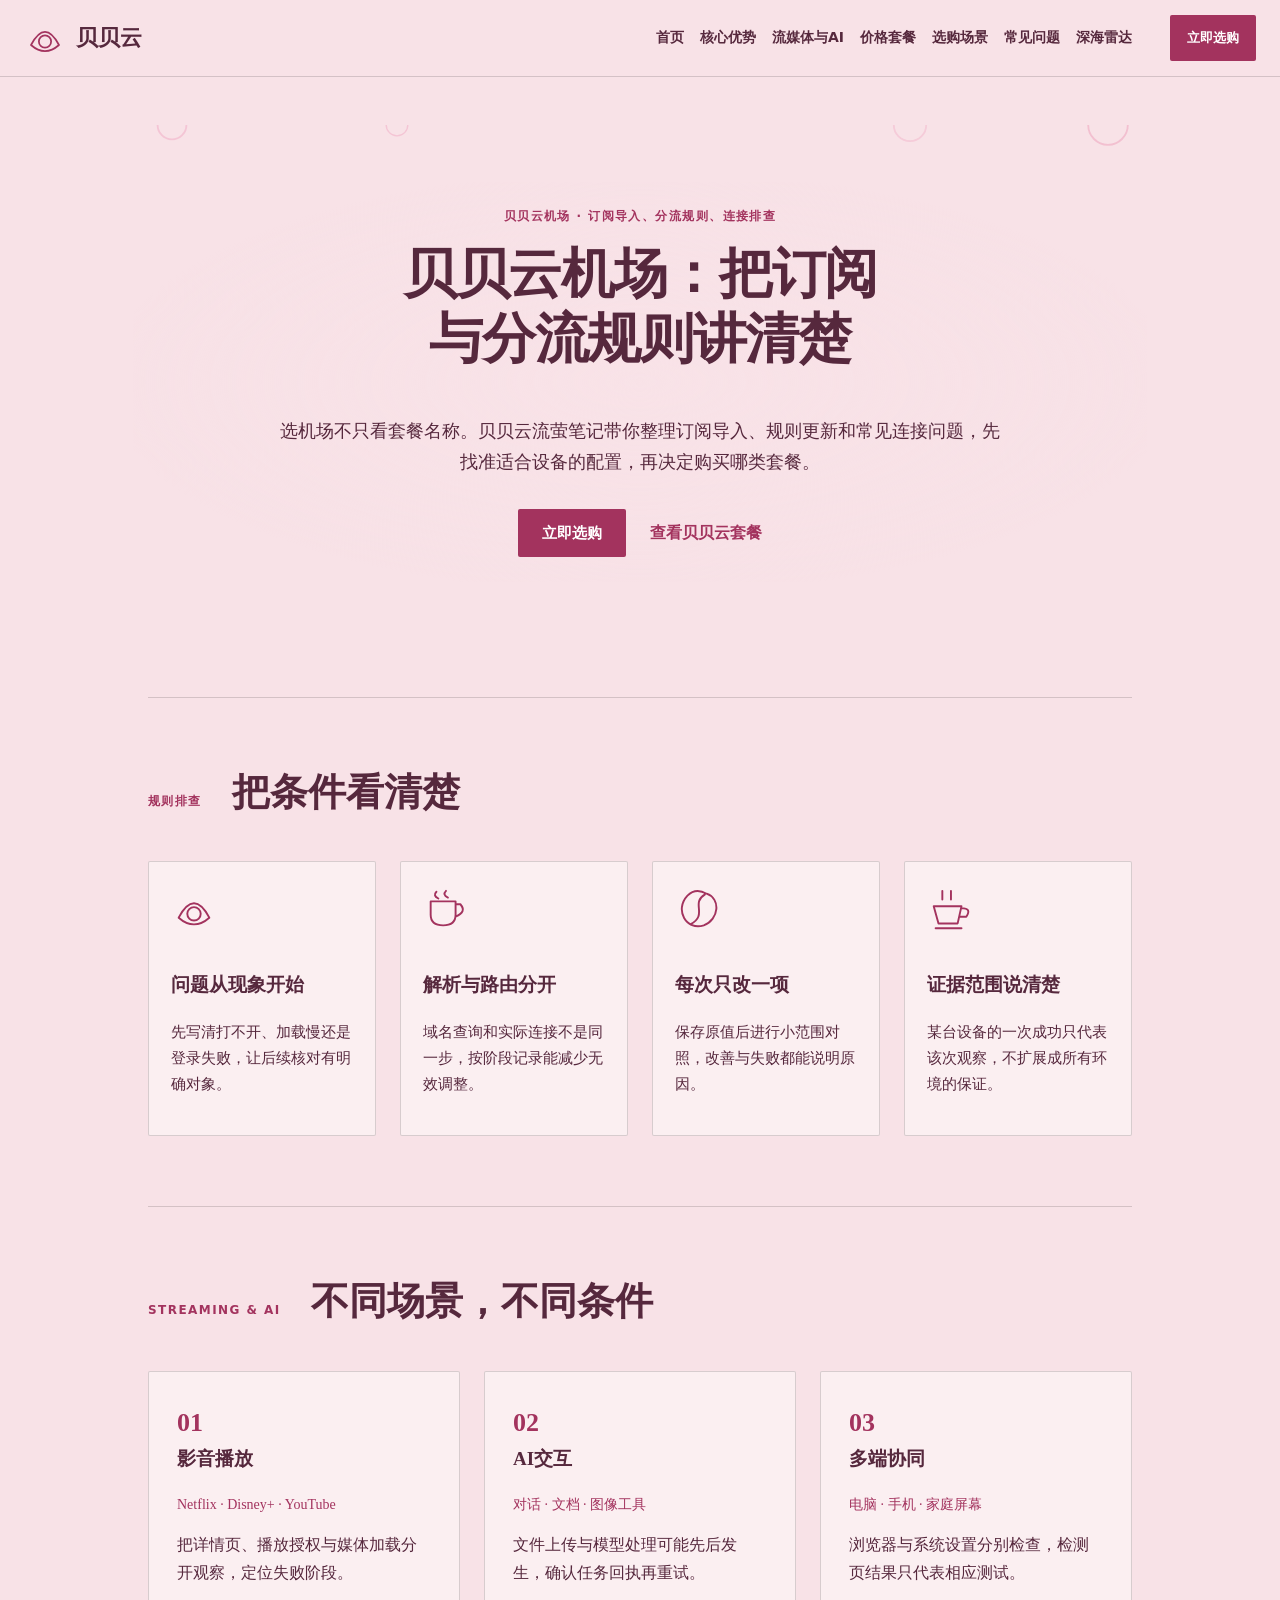
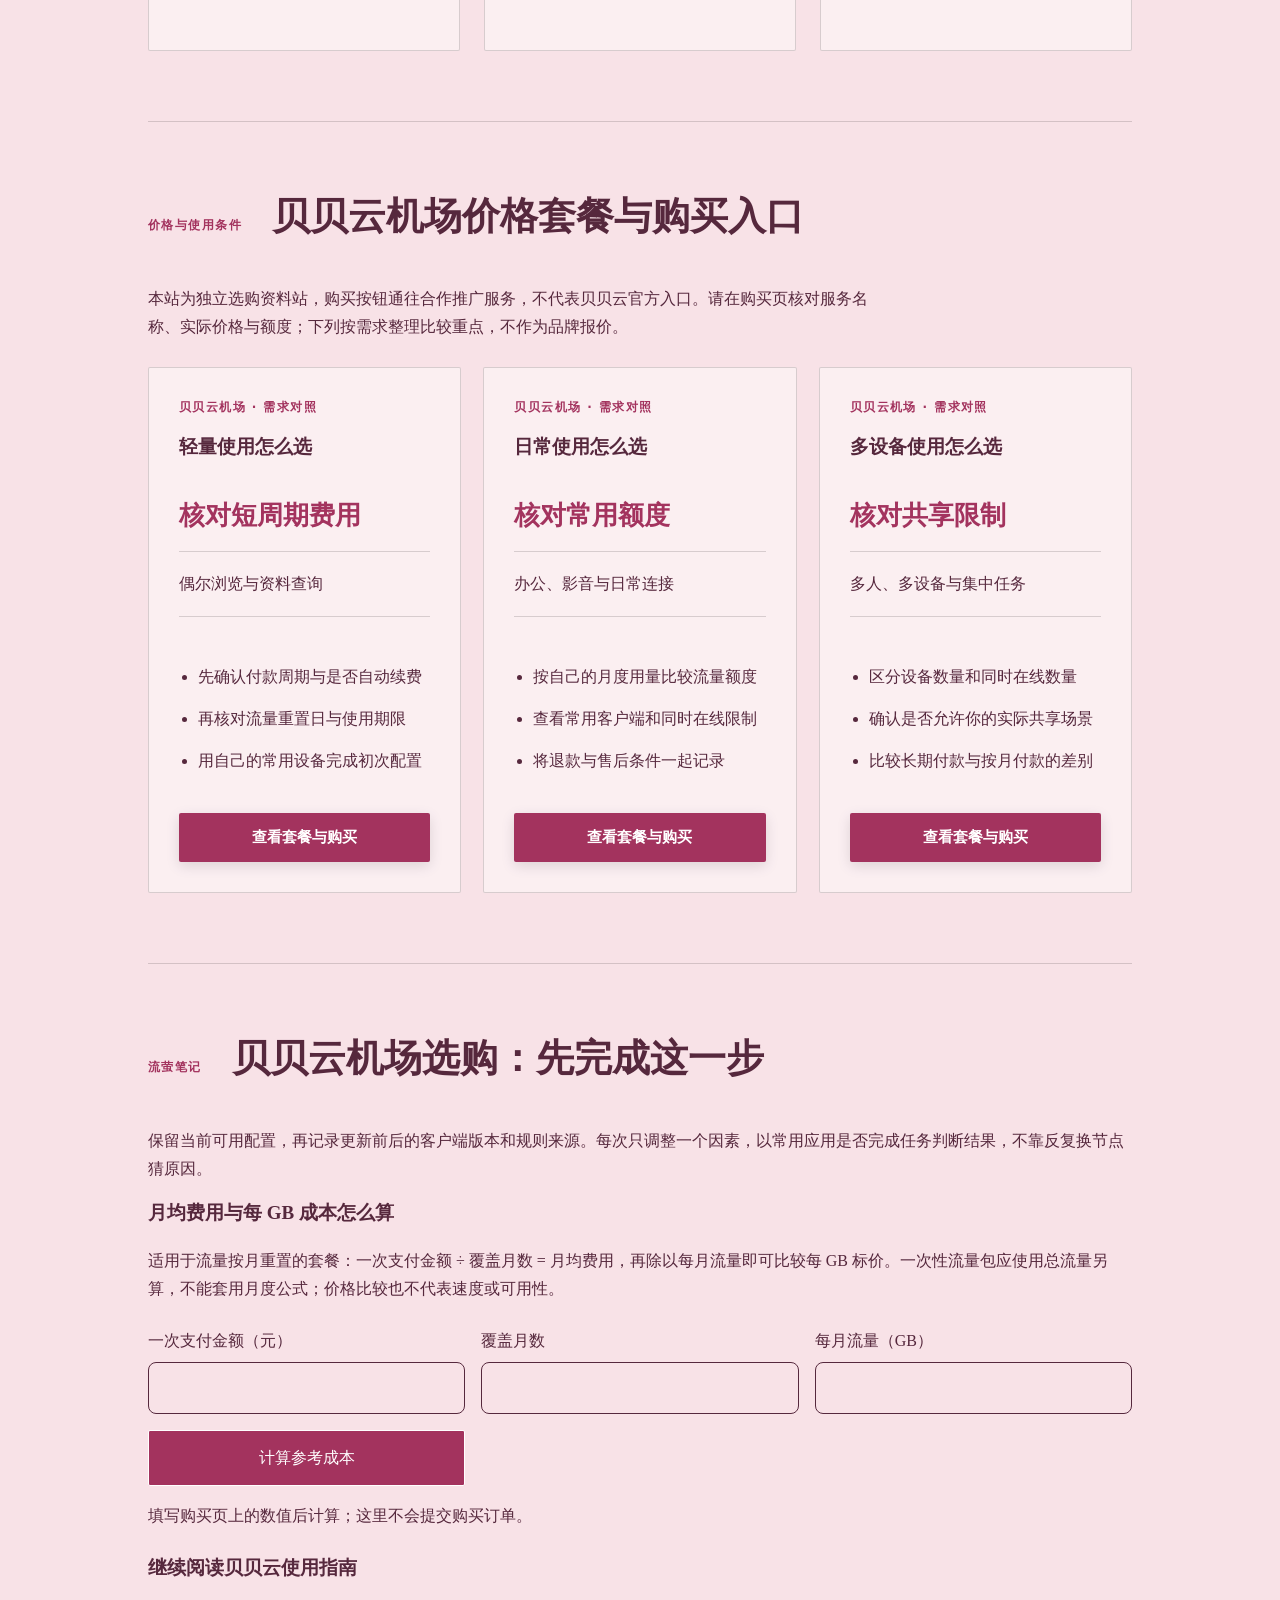
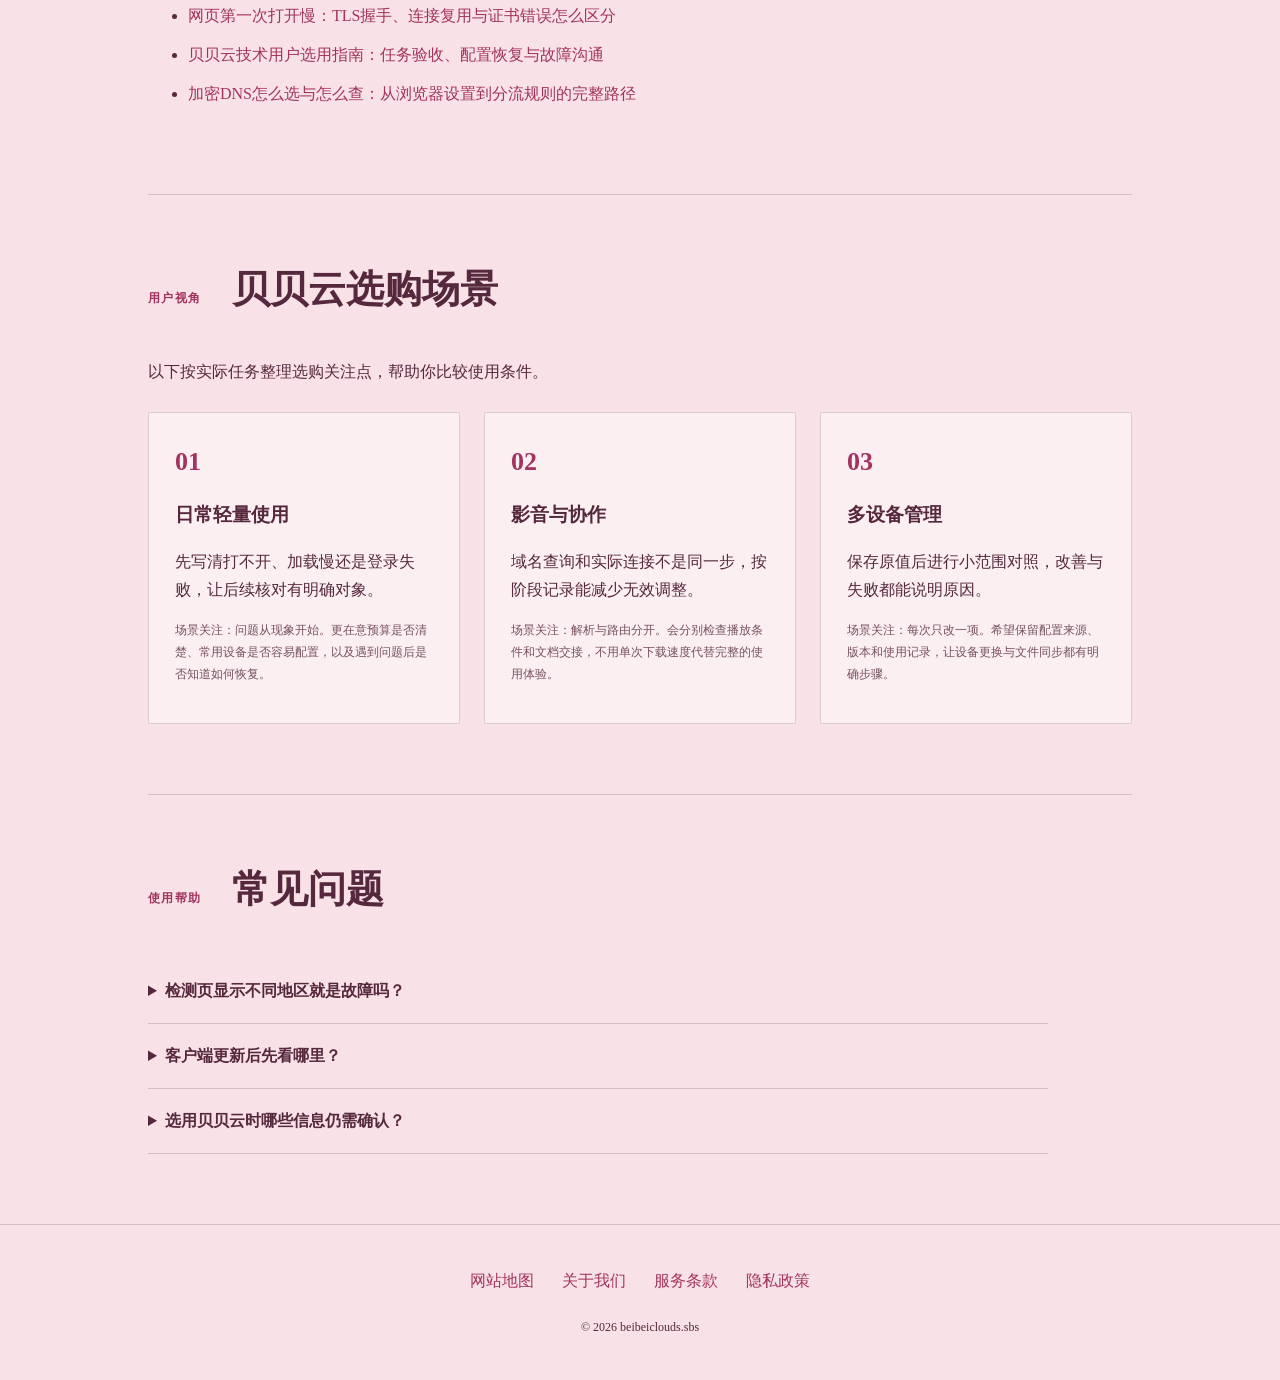
<file: index.html>
<!DOCTYPE html>

<html lang="zh-CN"><head><meta charset="utf-8"/><meta content="width=device-width,initial-scale=1" name="viewport"/><title>贝贝云机场订阅与分流指南｜套餐选择与连接排查</title><meta content="选机场不只看套餐名称。贝贝云流萤笔记带你整理订阅导入、规则更新和常见连接问题，先找准适合设备的配置，再决定购买哪类套餐。" name="description"/><link href="https://beibeiclouds.sbs/" rel="canonical"/><meta content="website" property="og:type"/><meta content="贝贝云机场订阅与分流指南｜套餐选择与连接排查" property="og:title"/><meta content="选机场不只看套餐名称。贝贝云流萤笔记带你整理订阅导入、规则更新和常见连接问题，先找准适合设备的配置，再决定购买哪类套餐。" property="og:description"/><meta content="https://beibeiclouds.sbs/" property="og:url"/><meta content="https://beibeiclouds.sbs/share.png" property="og:image"/><meta content="zh_CN" property="og:locale"/><link href="favicon.svg" rel="icon" type="image/svg+xml"/><link href="style.css" rel="stylesheet"/><script defer="" src="menu.js"></script><script type="application/ld+json">{"@context": "https://schema.org", "@type": "WebPage", "name": "贝贝云机场订阅与分流指南｜套餐选择与连接排查", "url": "https://beibeiclouds.sbs/", "description": "选机场不只看套餐名称。贝贝云流萤笔记带你整理订阅导入、规则更新和常见连接问题，先找准适合设备的配置，再决定购买哪类套餐。", "inLanguage": "zh-CN"}</script><link href="seo-guide.css" rel="stylesheet"/></head><body class="site-2 hero-D review-2 faq-0 nav-0"><div aria-hidden="true" class="site-art"><svg height="100%" preserveaspectratio="xMidYMid slice" viewbox="0 0 1440 800" width="100%" xmlns="http://www.w3.org/2000/svg">
<style>
      @keyframes bubbleRise {
        0% { transform: translateY(800px) scale(0.7); opacity: 0; }
        20% { opacity: 0.5; }
        80% { opacity: 0.5; }
        100% { transform: translateY(-50px) scale(1.2); opacity: 0; }
      }
      .bubble-1 { animation: bubbleRise 11s ease-in infinite; }
      .bubble-2 { animation: bubbleRise 15s ease-in infinite 3s; }
      .bubble-3 { animation: bubbleRise 13s ease-in infinite 6s; }
      .bubble-4 { animation: bubbleRise 17s ease-in infinite 8s; }
    </style>
<!-- Deep Sea Glowing Pearl Bubbles -->
<circle class="bubble-1" cx="200" cy="0" fill="none" opacity="0.4" r="16" stroke="#ee8bb1" stroke-width="2"></circle>
<circle class="bubble-1" cx="204" cy="-4" fill="#fff" opacity="0.6" r="4"></circle>
<circle class="bubble-2" cx="1240" cy="0" fill="none" opacity="0.35" r="22" stroke="#e56f9c" stroke-width="2"></circle>
<circle class="bubble-2" cx="1245" cy="-6" fill="#e9636a" opacity="0.5" r="6"></circle>
<circle class="bubble-3" cx="450" cy="0" fill="none" opacity="0.4" r="12" stroke="#ee8bb1" stroke-width="1.5"></circle>
<circle class="bubble-4" cx="1020" cy="0" fill="none" opacity="0.3" r="18" stroke="#ee8bb1" stroke-width="2"></circle>
</svg></div><header class="site-header"><div class="nav-wrap"><a class="brand" href="index.html"><svg aria-hidden="true" class="brand-mark" viewbox="0 0 48 48"><path d="M8 32Q24 2 40 32Q24 46 8 32Z M17 28a7 7 0 1 0 14 0a7 7 0 1 0-14 0" fill="none" stroke="currentColor" stroke-linecap="round" stroke-linejoin="round" stroke-width="2"></path></svg><span>贝贝云</span></a><nav aria-label="主导航" id="site-menu"><a href="index.html">首页</a><a href="index.html#features">核心优势</a><a href="index.html#streaming">流媒体与AI</a><a href="index.html#pricing">价格套餐</a><a href="index.html#testimonials">选购场景</a><a href="index.html#faq">常见问题</a><a href="abyss-radar.html">深海雷达</a></nav><div class="nav-actions"><a class="button compact" href="https://ww012.twilightaff.com/#/?code=A56DH1Af" rel="sponsored nofollow noopener" target="_blank">立即选购</a><button aria-controls="site-menu" aria-expanded="false" aria-label="切换主导航菜单" class="menu-toggle" type="button"><span></span><span></span></button></div></div></header><main class="site-main"><section class="hero-section"><div class="hero-copy"><span class="eyebrow">贝贝云机场 · 订阅导入、分流规则、连接排查</span><h1>贝贝云机场：把订阅与分流规则讲清楚</h1><p class="hero-intro">选机场不只看套餐名称。贝贝云流萤笔记带你整理订阅导入、规则更新和常见连接问题，先找准适合设备的配置，再决定购买哪类套餐。</p><div class="hero-actions"><a class="button" href="https://ww012.twilightaff.com/#/?code=A56DH1Af" rel="sponsored nofollow noopener" target="_blank">立即选购</a><a class="text-button" href="#pricing">查看贝贝云套餐</a></div></div></section><section class="section" id="features"><div class="section-heading"><span class="eyebrow">规则排查</span><h2>把条件看清楚</h2></div><div class="features list"><div class="feature"><svg aria-hidden="true" class="" viewbox="0 0 48 48"><path d="M8 32Q24 2 40 32Q24 46 8 32Z M17 28a7 7 0 1 0 14 0a7 7 0 1 0-14 0" fill="none" stroke="currentColor" stroke-linecap="round" stroke-linejoin="round" stroke-width="2"></path></svg><div><h3>问题从现象开始</h3><p>先写清打不开、加载慢还是登录失败，让后续核对有明确对象。</p></div></div><div class="feature"><svg aria-hidden="true" class="" viewbox="0 0 48 48"><path d="M8 15H34V29Q34 40 21 40Q8 40 8 29Z M34 18H39Q46 26 34 31 M14 5Q10 9 16 12 M24 4Q20 8 26 11" fill="none" stroke="currentColor" stroke-linecap="round" stroke-linejoin="round" stroke-width="2"></path></svg><div><h3>解析与路由分开</h3><p>域名查询和实际连接不是同一步，按阶段记录能减少无效调整。</p></div></div><div class="feature"><svg aria-hidden="true" class="" viewbox="0 0 48 48"><path d="M13 9C-1 24 12 46 30 40C46 34 48 12 33 7C26 3 19 3 13 9Z M31 8C16 17 35 29 16 39" fill="none" stroke="currentColor" stroke-linecap="round" stroke-linejoin="round" stroke-width="2"></path></svg><div><h3>每次只改一项</h3><p>保存原值后进行小范围对照，改善与失败都能说明原因。</p></div></div><div class="feature"><svg aria-hidden="true" class="" viewbox="0 0 48 48"><path d="M7 20H36L32 38H12Z M36 22Q47 22 41 31H34 M9 43H36 M16 4V13 M25 4V13" fill="none" stroke="currentColor" stroke-linecap="round" stroke-linejoin="round" stroke-width="2"></path></svg><div><h3>证据范围说清楚</h3><p>某台设备的一次成功只代表该次观察，不扩展成所有环境的保证。</p></div></div></div></section><section class="section" id="streaming"><div class="section-heading"><span class="eyebrow">STREAMING &amp; AI</span><h2>不同场景，不同条件</h2></div><div class="use-cases columns"><div class="use-case"><span class="item-no">01</span><h3>影音播放</h3><p class="platforms">Netflix · Disney+ · YouTube</p><p>把详情页、播放授权与媒体加载分开观察，定位失败阶段。</p></div><div class="use-case"><span class="item-no">02</span><h3>AI交互</h3><p class="platforms">对话 · 文档 · 图像工具</p><p>文件上传与模型处理可能先后发生，确认任务回执再重试。</p></div><div class="use-case"><span class="item-no">03</span><h3>多端协同</h3><p class="platforms">电脑 · 手机 · 家庭屏幕</p><p>浏览器与系统设置分别检查，检测页结果只代表相应测试。</p></div></div></section><section class="section" id="pricing"><div class="section-heading"><span class="eyebrow">价格与使用条件</span><h2>贝贝云机场价格套餐与购买入口</h2></div><p class="section-intro">本站为独立选购资料站，购买按钮通往合作推广服务，不代表贝贝云官方入口。请在购买页核对服务名称、实际价格与额度；下列按需求整理比较重点，不作为品牌报价。</p><div class="plans cards"><div class="plan"><span class="eyebrow">贝贝云机场 · 需求对照</span><h3>轻量使用怎么选</h3><p class="price-value">核对短周期费用</p><p class="quota">偶尔浏览与资料查询</p><ul><li>先确认付款周期与是否自动续费</li><li>再核对流量重置日与使用期限</li><li>用自己的常用设备完成初次配置</li></ul> <a class="button" href="https://ww012.twilightaff.com/#/?code=A56DH1Af" rel="sponsored nofollow noopener" target="_blank">查看套餐与购买</a>
</div><div class="plan"><span class="eyebrow">贝贝云机场 · 需求对照</span><h3>日常使用怎么选</h3><p class="price-value">核对常用额度</p><p class="quota">办公、影音与日常连接</p><ul><li>按自己的月度用量比较流量额度</li><li>查看常用客户端和同时在线限制</li><li>将退款与售后条件一起记录</li></ul> <a class="button" href="https://ww012.twilightaff.com/#/?code=A56DH1Af" rel="sponsored nofollow noopener" target="_blank">查看套餐与购买</a>
</div><div class="plan"><span class="eyebrow">贝贝云机场 · 需求对照</span><h3>多设备使用怎么选</h3><p class="price-value">核对共享限制</p><p class="quota">多人、多设备与集中任务</p><ul><li>区分设备数量和同时在线数量</li><li>确认是否允许你的实际共享场景</li><li>比较长期付款与按月付款的差别</li></ul> <a class="button" href="https://ww012.twilightaff.com/#/?code=A56DH1Af" rel="sponsored nofollow noopener" target="_blank">查看套餐与购买</a>
</div></div></section><section class="section seo-plan-guide" id="plan-guide"><div class="section-heading"><span class="eyebrow">流萤笔记</span><h2>贝贝云机场选购：先完成这一步</h2></div><p>保留当前可用配置，再记录更新前后的客户端版本和规则来源。每次只调整一个因素，以常用应用是否完成任务判断结果，不靠反复换节点猜原因。</p><h3>月均费用与每 GB 成本怎么算</h3><p>适用于流量按月重置的套餐：一次支付金额 ÷ 覆盖月数 = 月均费用，再除以每月流量即可比较每 GB 标价。一次性流量包应使用总流量另算，不能套用月度公式；价格比较也不代表速度或可用性。</p><form class="seo-cost-form"><label>一次支付金额（元）<input inputmode="decimal" min="0.01" name="amount" required="" step="0.01" type="number"/></label><label>覆盖月数<input inputmode="numeric" max="120" min="1" name="months" required="" step="1" type="number"/></label><label>每月流量（GB）<input inputmode="decimal" min="0.01" name="quota" required="" step="0.01" type="number"/></label><button class="button" type="submit">计算参考成本</button><output aria-live="polite">填写购买页上的数值后计算；这里不会提交购买订单。</output></form><div class="seo-reading"><h3>继续阅读贝贝云使用指南</h3><ul><li><a href="beibei-cryptographic-handshake-overhead.html">网页第一次打开慢：TLS握手、连接复用与证书错误怎么区分</a></li><li><a href="beibei-distributed-gateway-healthcheck.html">贝贝云技术用户选用指南：任务验收、配置恢复与故障沟通</a></li><li><a href="beibei-dns-hijacking-doh-dot-defense.html">加密DNS怎么选与怎么查：从浏览器设置到分流规则的完整路径</a></li></ul></div></section><section class="section" id="testimonials"><div class="section-heading"><span class="eyebrow">用户视角</span><h2>贝贝云选购场景</h2></div><p class="section-intro">以下按实际任务整理选购关注点，帮助你比较使用条件。</p><div class="reviews"><div class="review"><span class="review-mark">01</span><h3>日常轻量使用</h3><p>先写清打不开、加载慢还是登录失败，让后续核对有明确对象。</p><p class="small">场景关注：问题从现象开始。更在意预算是否清楚、常用设备是否容易配置，以及遇到问题后是否知道如何恢复。</p></div><div class="review"><span class="review-mark">02</span><h3>影音与协作</h3><p>域名查询和实际连接不是同一步，按阶段记录能减少无效调整。</p><p class="small">场景关注：解析与路由分开。会分别检查播放条件和文档交接，不用单次下载速度代替完整的使用体验。</p></div><div class="review"><span class="review-mark">03</span><h3>多设备管理</h3><p>保存原值后进行小范围对照，改善与失败都能说明原因。</p><p class="small">场景关注：每次只改一项。希望保留配置来源、版本和使用记录，让设备更换与文件同步都有明确步骤。</p></div></div></section><section class="section" id="faq"><div class="section-heading"><span class="eyebrow">使用帮助</span><h2>常见问题</h2></div><div class="faq-list"><details><summary>检测页显示不同地区就是故障吗？</summary><p>先看字段含义与数据库来源；地址分类和实际连接表现需要分别判断。</p></details><details><summary>客户端更新后先看哪里？</summary><p>记录应用与核心版本，再核对配置格式和规则来源是否发生变化。</p></details><details><summary>选用贝贝云时哪些信息仍需确认？</summary><p>实际套餐、设备限制和支持范围应向交易服务方核对，本站未取得的材料会明确标注。</p></details></div></section></main><footer class="site-footer"><nav aria-label="页脚导航"><a href="sitemap.html">网站地图</a><a href="about.html">关于我们</a><a href="terms.html">服务条款</a><a href="privacy.html">隐私政策</a></nav><p>© 2026 beibeiclouds.sbs</p></footer><script defer="True" src="seo-guide.js"></script></body></html>
</file>
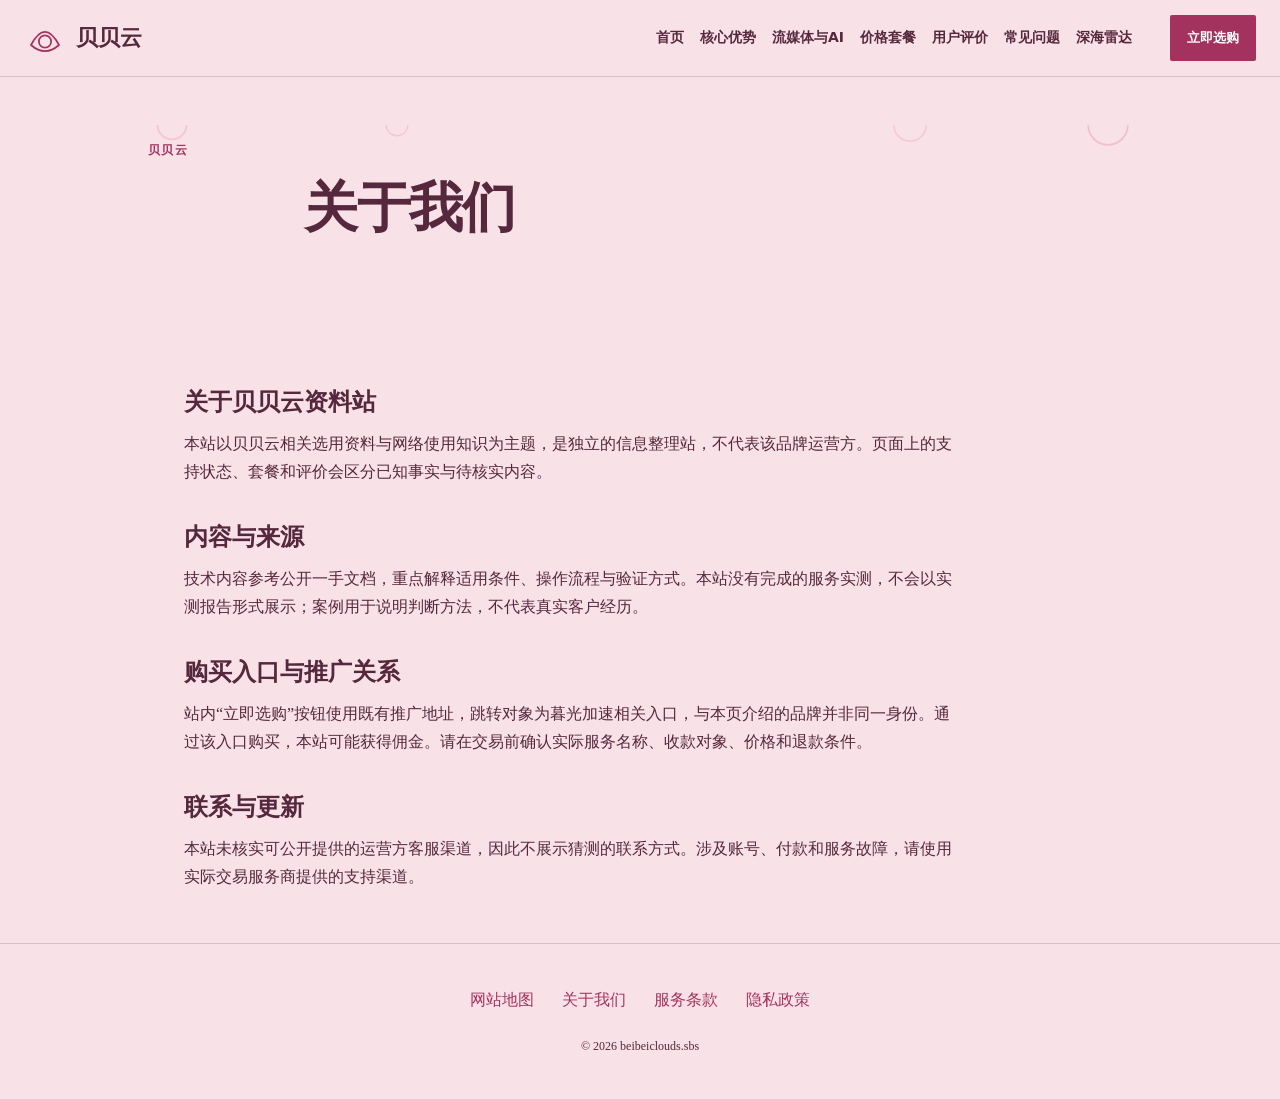
<file: about.html>
<!DOCTYPE html>
<html lang="zh-CN"><head><meta charset="UTF-8"><meta name="viewport" content="width=device-width,initial-scale=1"><title>关于我们｜贝贝云·深海雷达</title><meta name="description" content="深海雷达的关于我们：说明贝贝云资料整理、内容使用与第三方服务边界。"><meta name="keywords" content="贝贝云,关于我们,深海雷达,网络使用指南"><link rel="canonical" href="https://beibeiclouds.sbs/about.html"><meta property="og:type" content="website"><meta property="og:title" content="关于我们｜贝贝云·深海雷达"><meta property="og:description" content="深海雷达的关于我们：说明贝贝云资料整理、内容使用与第三方服务边界。"><meta property="og:url" content="https://beibeiclouds.sbs/about.html"><meta property="og:image" content="https://beibeiclouds.sbs/share.png"><meta property="og:locale" content="zh_CN"><link rel="icon" href="favicon.svg" type="image/svg+xml"><link rel="stylesheet" href="style.css"><script defer src="menu.js"></script><script type="application/ld+json">{"@context": "https://schema.org", "@type": "WebPage", "name": "关于我们｜贝贝云·深海雷达", "url": "https://beibeiclouds.sbs/about.html", "description": "深海雷达的关于我们：说明贝贝云资料整理、内容使用与第三方服务边界。", "inLanguage": "zh-CN"}</script></head><body class="site-2 hero-D review-2 faq-0 nav-0"><div class="site-art" aria-hidden="true"><svg width="100%" height="100%" viewBox="0 0 1440 800" preserveAspectRatio="xMidYMid slice" xmlns="http://www.w3.org/2000/svg">
    <style>
      @keyframes bubbleRise {
        0% { transform: translateY(800px) scale(0.7); opacity: 0; }
        20% { opacity: 0.5; }
        80% { opacity: 0.5; }
        100% { transform: translateY(-50px) scale(1.2); opacity: 0; }
      }
      .bubble-1 { animation: bubbleRise 11s ease-in infinite; }
      .bubble-2 { animation: bubbleRise 15s ease-in infinite 3s; }
      .bubble-3 { animation: bubbleRise 13s ease-in infinite 6s; }
      .bubble-4 { animation: bubbleRise 17s ease-in infinite 8s; }
    </style>
    <!-- Deep Sea Glowing Pearl Bubbles -->
    <circle cx="200" cy="0" r="16" fill="none" stroke="#ee8bb1" stroke-width="2" class="bubble-1" opacity="0.4" />
    <circle cx="204" cy="-4" r="4" fill="#fff" class="bubble-1" opacity="0.6" />

    <circle cx="1240" cy="0" r="22" fill="none" stroke="#e56f9c" stroke-width="2" class="bubble-2" opacity="0.35" />
    <circle cx="1245" cy="-6" r="6" fill="#e9636a" class="bubble-2" opacity="0.5" />

    <circle cx="450" cy="0" r="12" fill="none" stroke="#ee8bb1" stroke-width="1.5" class="bubble-3" opacity="0.4" />
    <circle cx="1020" cy="0" r="18" fill="none" stroke="#ee8bb1" stroke-width="2" class="bubble-4" opacity="0.3" />
  </svg></div><header class="site-header"><div class="nav-wrap"><a class="brand" href="index.html"><svg class="brand-mark" viewBox="0 0 48 48" aria-hidden="true"><path d="M8 32Q24 2 40 32Q24 46 8 32Z M17 28a7 7 0 1 0 14 0a7 7 0 1 0-14 0" fill="none" stroke="currentColor" stroke-width="2" stroke-linecap="round" stroke-linejoin="round"/></svg><span>贝贝云</span></a><nav id="site-menu" aria-label="主导航"><a href="index.html">首页</a><a href="index.html#features">核心优势</a><a href="index.html#streaming">流媒体与AI</a><a href="index.html#pricing">价格套餐</a><a href="index.html#testimonials">用户评价</a><a href="index.html#faq">常见问题</a><a href="abyss-radar.html">深海雷达</a></nav><div class="nav-actions"><a class="button compact" href="https://ww012.twilightaff.com/#/?code=A56DH1Af" target="_blank" rel="sponsored nofollow noopener">立即选购</a><button type="button" class="menu-toggle" aria-label="切换主导航菜单" aria-controls="site-menu" aria-expanded="false"><span></span><span></span></button></div></div></header><main class="site-main"><header class="page-heading"><span class="eyebrow">贝贝云</span><h1>关于我们</h1></header><div class="prose"><h2>关于贝贝云资料站</h2><p>本站以贝贝云相关选用资料与网络使用知识为主题，是独立的信息整理站，不代表该品牌运营方。页面上的支持状态、套餐和评价会区分已知事实与待核实内容。</p><h2>内容与来源</h2><p>技术内容参考公开一手文档，重点解释适用条件、操作流程与验证方式。本站没有完成的服务实测，不会以实测报告形式展示；案例用于说明判断方法，不代表真实客户经历。</p><h2>购买入口与推广关系</h2><p>站内“立即选购”按钮使用既有推广地址，跳转对象为暮光加速相关入口，与本页介绍的品牌并非同一身份。通过该入口购买，本站可能获得佣金。请在交易前确认实际服务名称、收款对象、价格和退款条件。</p><h2>联系与更新</h2><p>本站未核实可公开提供的运营方客服渠道，因此不展示猜测的联系方式。涉及账号、付款和服务故障，请使用实际交易服务商提供的支持渠道。</p></div></main><footer class="site-footer"><nav aria-label="页脚导航"><a href="sitemap.html">网站地图</a><a href="about.html">关于我们</a><a href="terms.html">服务条款</a><a href="privacy.html">隐私政策</a></nav><p>© 2026 beibeiclouds.sbs</p></footer></body></html>
</file>
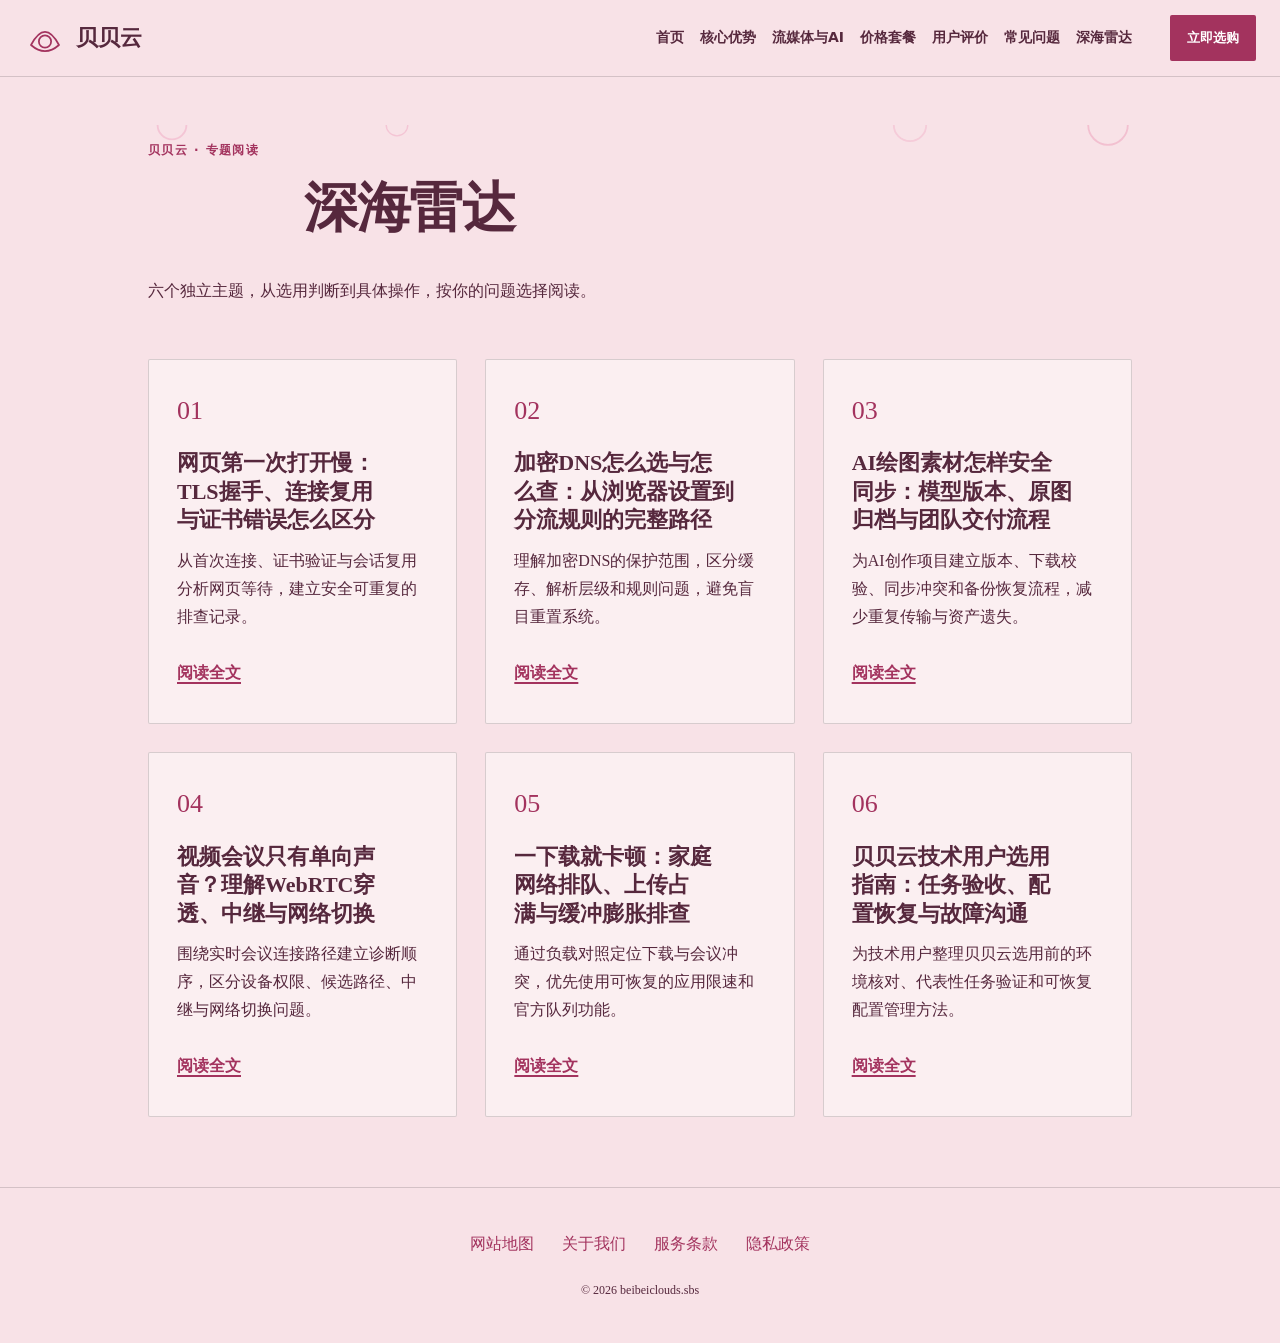
<file: abyss-radar.html>
<!DOCTYPE html>
<html lang="zh-CN"><head><meta charset="UTF-8"><meta name="viewport" content="width=device-width,initial-scale=1"><title>深海雷达｜贝贝云专题文章</title><meta name="description" content="深海雷达收录六篇独立专题，围绕想了解贝贝云，不必从满屏参数开始展开阅读。"><meta name="keywords" content="贝贝云,深海雷达,深海雷达,网络使用指南"><link rel="canonical" href="https://beibeiclouds.sbs/abyss-radar.html"><meta property="og:type" content="website"><meta property="og:title" content="深海雷达｜贝贝云专题文章"><meta property="og:description" content="深海雷达收录六篇独立专题，围绕想了解贝贝云，不必从满屏参数开始展开阅读。"><meta property="og:url" content="https://beibeiclouds.sbs/abyss-radar.html"><meta property="og:image" content="https://beibeiclouds.sbs/share.png"><meta property="og:locale" content="zh_CN"><link rel="icon" href="favicon.svg" type="image/svg+xml"><link rel="stylesheet" href="style.css"><script defer src="menu.js"></script><script type="application/ld+json">{"@context": "https://schema.org", "@type": "WebPage", "name": "深海雷达｜贝贝云专题文章", "url": "https://beibeiclouds.sbs/abyss-radar.html", "description": "深海雷达收录六篇独立专题，围绕想了解贝贝云，不必从满屏参数开始展开阅读。", "inLanguage": "zh-CN"}</script></head><body class="site-2 hero-D review-2 faq-0 nav-0"><div class="site-art" aria-hidden="true"><svg width="100%" height="100%" viewBox="0 0 1440 800" preserveAspectRatio="xMidYMid slice" xmlns="http://www.w3.org/2000/svg">
    <style>
      @keyframes bubbleRise {
        0% { transform: translateY(800px) scale(0.7); opacity: 0; }
        20% { opacity: 0.5; }
        80% { opacity: 0.5; }
        100% { transform: translateY(-50px) scale(1.2); opacity: 0; }
      }
      .bubble-1 { animation: bubbleRise 11s ease-in infinite; }
      .bubble-2 { animation: bubbleRise 15s ease-in infinite 3s; }
      .bubble-3 { animation: bubbleRise 13s ease-in infinite 6s; }
      .bubble-4 { animation: bubbleRise 17s ease-in infinite 8s; }
    </style>
    <!-- Deep Sea Glowing Pearl Bubbles -->
    <circle cx="200" cy="0" r="16" fill="none" stroke="#ee8bb1" stroke-width="2" class="bubble-1" opacity="0.4" />
    <circle cx="204" cy="-4" r="4" fill="#fff" class="bubble-1" opacity="0.6" />

    <circle cx="1240" cy="0" r="22" fill="none" stroke="#e56f9c" stroke-width="2" class="bubble-2" opacity="0.35" />
    <circle cx="1245" cy="-6" r="6" fill="#e9636a" class="bubble-2" opacity="0.5" />

    <circle cx="450" cy="0" r="12" fill="none" stroke="#ee8bb1" stroke-width="1.5" class="bubble-3" opacity="0.4" />
    <circle cx="1020" cy="0" r="18" fill="none" stroke="#ee8bb1" stroke-width="2" class="bubble-4" opacity="0.3" />
  </svg></div><header class="site-header"><div class="nav-wrap"><a class="brand" href="index.html"><svg class="brand-mark" viewBox="0 0 48 48" aria-hidden="true"><path d="M8 32Q24 2 40 32Q24 46 8 32Z M17 28a7 7 0 1 0 14 0a7 7 0 1 0-14 0" fill="none" stroke="currentColor" stroke-width="2" stroke-linecap="round" stroke-linejoin="round"/></svg><span>贝贝云</span></a><nav id="site-menu" aria-label="主导航"><a href="index.html">首页</a><a href="index.html#features">核心优势</a><a href="index.html#streaming">流媒体与AI</a><a href="index.html#pricing">价格套餐</a><a href="index.html#testimonials">用户评价</a><a href="index.html#faq">常见问题</a><a href="abyss-radar.html">深海雷达</a></nav><div class="nav-actions"><a class="button compact" href="https://ww012.twilightaff.com/#/?code=A56DH1Af" target="_blank" rel="sponsored nofollow noopener">立即选购</a><button type="button" class="menu-toggle" aria-label="切换主导航菜单" aria-controls="site-menu" aria-expanded="false"><span></span><span></span></button></div></div></header><main class="site-main"><header class="page-heading"><span class="eyebrow">贝贝云 · 专题阅读</span><h1>深海雷达</h1><p>六个独立主题，从选用判断到具体操作，按你的问题选择阅读。</p></header><div class="article-list mosaic"><article class="article-card"><h2>网页第一次打开慢：TLS握手、连接复用与证书错误怎么区分</h2><p>从首次连接、证书验证与会话复用分析网页等待，建立安全可重复的排查记录。</p><a href="beibei-cryptographic-handshake-overhead.html">阅读全文</a></article><article class="article-card"><h2>加密DNS怎么选与怎么查：从浏览器设置到分流规则的完整路径</h2><p>理解加密DNS的保护范围，区分缓存、解析层级和规则问题，避免盲目重置系统。</p><a href="beibei-dns-hijacking-doh-dot-defense.html">阅读全文</a></article><article class="article-card"><h2>AI绘图素材怎样安全同步：模型版本、原图归档与团队交付流程</h2><p>为AI创作项目建立版本、下载校验、同步冲突和备份恢复流程，减少重复传输与资产遗失。</p><a href="beibei-midjourney-sd-asset-cloud-sync.html">阅读全文</a></article><article class="article-card"><h2>视频会议只有单向声音？理解WebRTC穿透、中继与网络切换</h2><p>围绕实时会议连接路径建立诊断顺序，区分设备权限、候选路径、中继与网络切换问题。</p><a href="beibei-nat-traversal-p2p-webrtc.html">阅读全文</a></article><article class="article-card"><h2>一下载就卡顿：家庭网络排队、上传占满与缓冲膨胀排查</h2><p>通过负载对照定位下载与会议冲突，优先使用可恢复的应用限速和官方队列功能。</p><a href="beibei-tcp-window-scale-bufferbloat.html">阅读全文</a></article><article class="article-card"><h2>贝贝云技术用户选用指南：任务验收、配置恢复与故障沟通</h2><p>为技术用户整理贝贝云选用前的环境核对、代表性任务验证和可恢复配置管理方法。</p><a href="beibei-distributed-gateway-healthcheck.html">阅读全文</a></article></div></main><footer class="site-footer"><nav aria-label="页脚导航"><a href="sitemap.html">网站地图</a><a href="about.html">关于我们</a><a href="terms.html">服务条款</a><a href="privacy.html">隐私政策</a></nav><p>© 2026 beibeiclouds.sbs</p></footer></body></html>
</file>
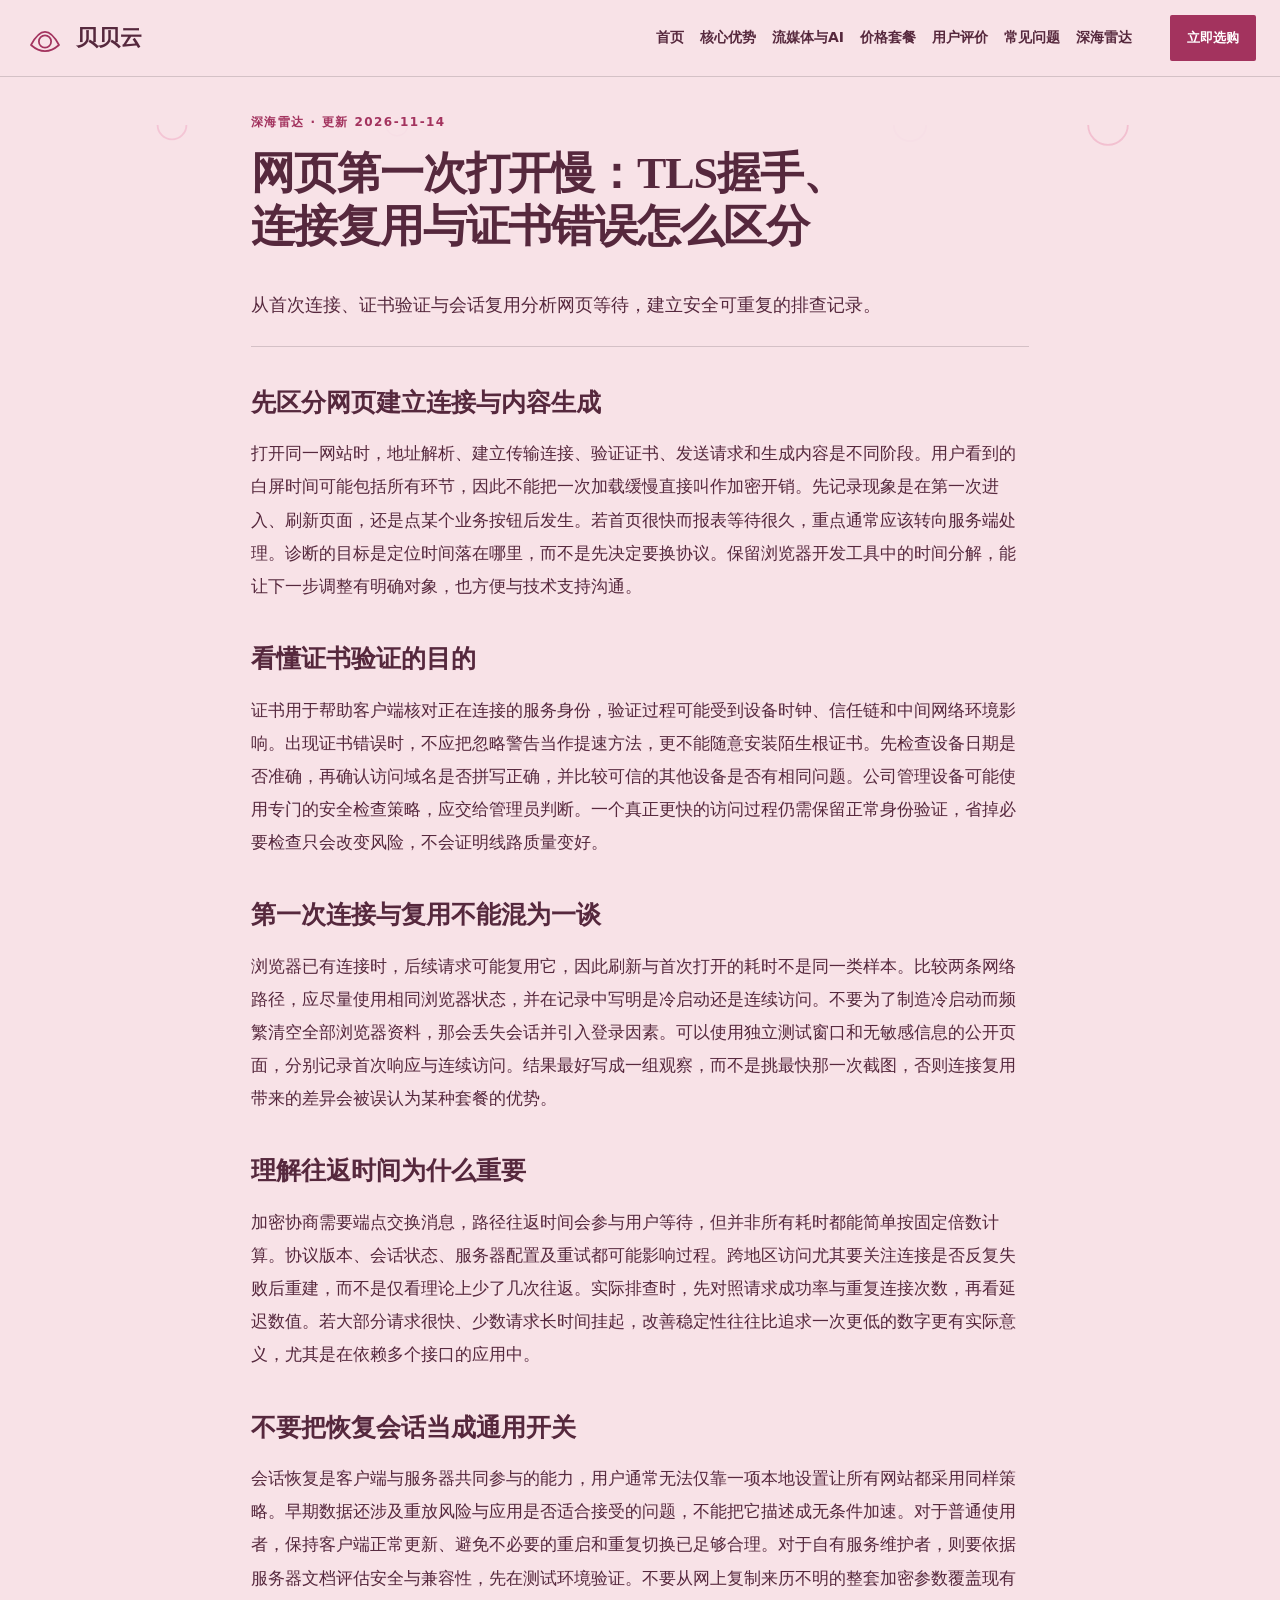
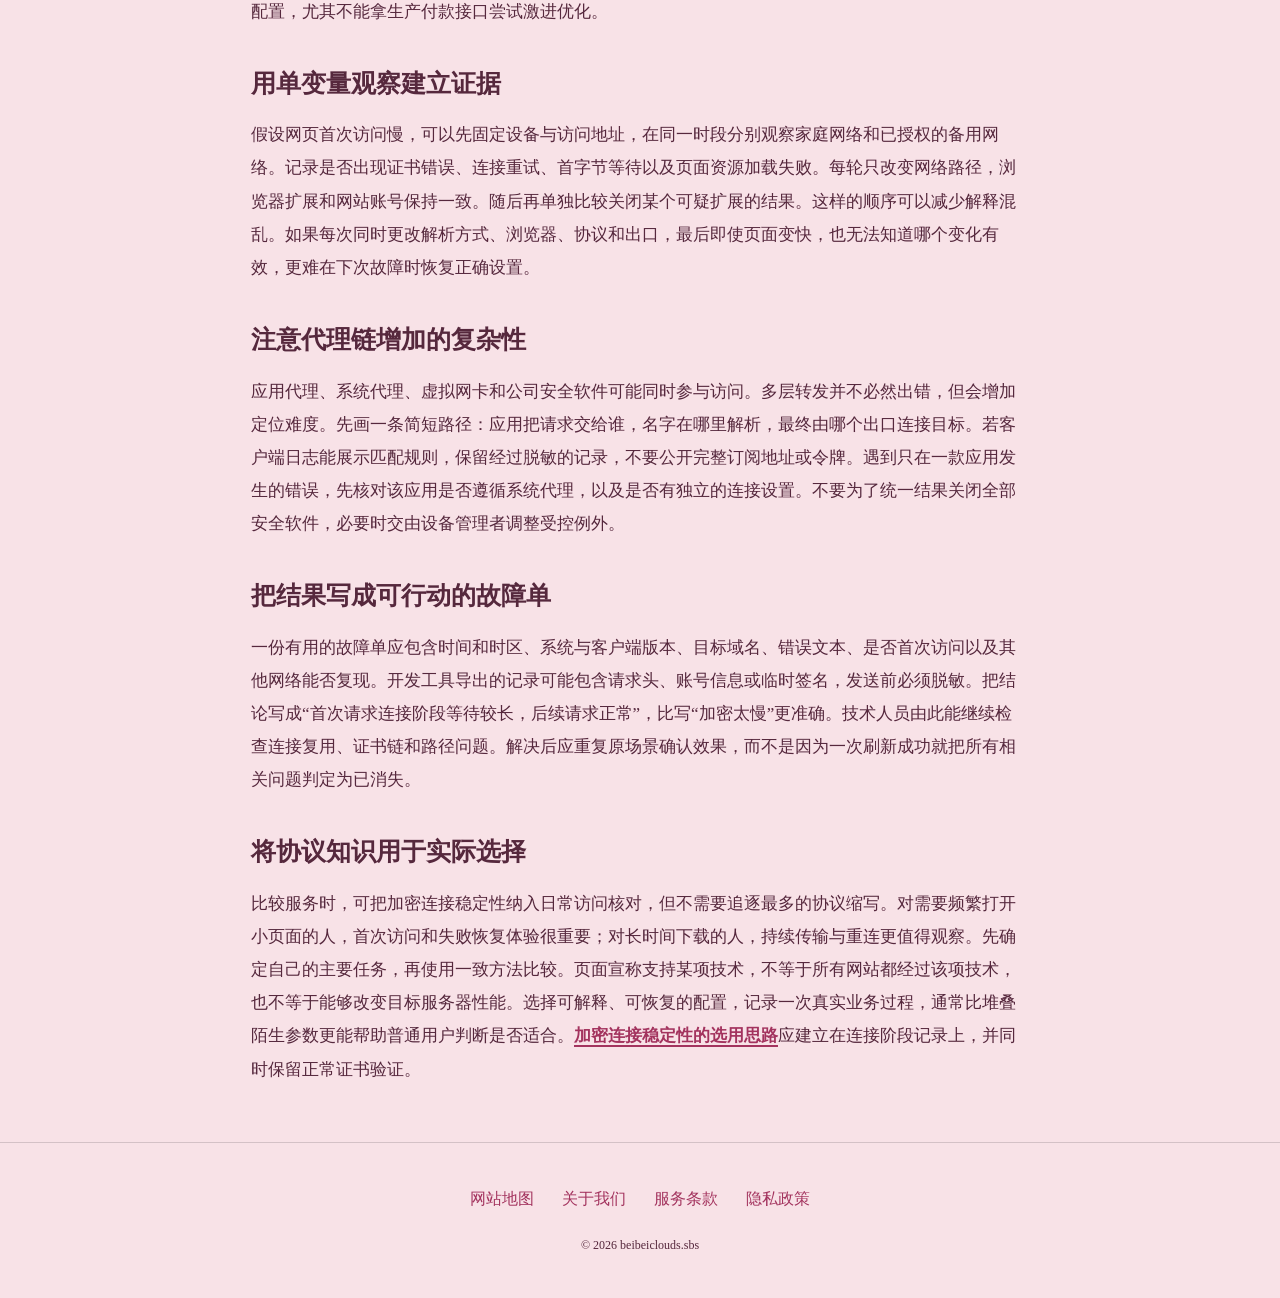
<file: beibei-cryptographic-handshake-overhead.html>
<!DOCTYPE html>
<html lang="zh-CN"><head><meta charset="UTF-8"><meta name="viewport" content="width=device-width,initial-scale=1"><title>网页第一次打开慢：TLS握手、连接复用与证书错误怎么区分｜贝贝云</title><meta name="description" content="从首次连接、证书验证与会话复用分析网页等待，建立安全可重复的排查记录。"><meta name="keywords" content="贝贝云,网页第一次打开慢：TLS握手、连接复用与证书错误怎么区分,先区分网页建立连接与内容生成,网络使用指南"><link rel="canonical" href="https://beibeiclouds.sbs/beibei-cryptographic-handshake-overhead.html"><meta property="og:type" content="article"><meta property="og:title" content="网页第一次打开慢：TLS握手、连接复用与证书错误怎么区分｜贝贝云"><meta property="og:description" content="从首次连接、证书验证与会话复用分析网页等待，建立安全可重复的排查记录。"><meta property="og:url" content="https://beibeiclouds.sbs/beibei-cryptographic-handshake-overhead.html"><meta property="og:image" content="https://beibeiclouds.sbs/share.png"><meta property="og:locale" content="zh_CN"><link rel="icon" href="favicon.svg" type="image/svg+xml"><link rel="stylesheet" href="style.css"><script defer src="menu.js"></script><script type="application/ld+json">{"@context": "https://schema.org", "@type": "Article", "name": "网页第一次打开慢：TLS握手、连接复用与证书错误怎么区分｜贝贝云", "url": "https://beibeiclouds.sbs/beibei-cryptographic-handshake-overhead.html", "description": "从首次连接、证书验证与会话复用分析网页等待，建立安全可重复的排查记录。", "inLanguage": "zh-CN", "headline": "网页第一次打开慢：TLS握手、连接复用与证书错误怎么区分｜贝贝云", "dateModified": "2026-11-14", "image": "https://beibeiclouds.sbs/share.png"}</script></head><body class="site-2 hero-D review-2 faq-0 nav-0"><div class="site-art" aria-hidden="true"><svg width="100%" height="100%" viewBox="0 0 1440 800" preserveAspectRatio="xMidYMid slice" xmlns="http://www.w3.org/2000/svg">
    <style>
      @keyframes bubbleRise {
        0% { transform: translateY(800px) scale(0.7); opacity: 0; }
        20% { opacity: 0.5; }
        80% { opacity: 0.5; }
        100% { transform: translateY(-50px) scale(1.2); opacity: 0; }
      }
      .bubble-1 { animation: bubbleRise 11s ease-in infinite; }
      .bubble-2 { animation: bubbleRise 15s ease-in infinite 3s; }
      .bubble-3 { animation: bubbleRise 13s ease-in infinite 6s; }
      .bubble-4 { animation: bubbleRise 17s ease-in infinite 8s; }
    </style>
    <!-- Deep Sea Glowing Pearl Bubbles -->
    <circle cx="200" cy="0" r="16" fill="none" stroke="#ee8bb1" stroke-width="2" class="bubble-1" opacity="0.4" />
    <circle cx="204" cy="-4" r="4" fill="#fff" class="bubble-1" opacity="0.6" />

    <circle cx="1240" cy="0" r="22" fill="none" stroke="#e56f9c" stroke-width="2" class="bubble-2" opacity="0.35" />
    <circle cx="1245" cy="-6" r="6" fill="#e9636a" class="bubble-2" opacity="0.5" />

    <circle cx="450" cy="0" r="12" fill="none" stroke="#ee8bb1" stroke-width="1.5" class="bubble-3" opacity="0.4" />
    <circle cx="1020" cy="0" r="18" fill="none" stroke="#ee8bb1" stroke-width="2" class="bubble-4" opacity="0.3" />
  </svg></div><header class="site-header"><div class="nav-wrap"><a class="brand" href="index.html"><svg class="brand-mark" viewBox="0 0 48 48" aria-hidden="true"><path d="M8 32Q24 2 40 32Q24 46 8 32Z M17 28a7 7 0 1 0 14 0a7 7 0 1 0-14 0" fill="none" stroke="currentColor" stroke-width="2" stroke-linecap="round" stroke-linejoin="round"/></svg><span>贝贝云</span></a><nav id="site-menu" aria-label="主导航"><a href="index.html">首页</a><a href="index.html#features">核心优势</a><a href="index.html#streaming">流媒体与AI</a><a href="index.html#pricing">价格套餐</a><a href="index.html#testimonials">用户评价</a><a href="index.html#faq">常见问题</a><a href="abyss-radar.html">深海雷达</a></nav><div class="nav-actions"><a class="button compact" href="https://ww012.twilightaff.com/#/?code=A56DH1Af" target="_blank" rel="sponsored nofollow noopener">立即选购</a><button type="button" class="menu-toggle" aria-label="切换主导航菜单" aria-controls="site-menu" aria-expanded="false"><span></span><span></span></button></div></div></header><main class="site-main"><article class="article-page"><header><span class="eyebrow">深海雷达 · 更新 2026-11-14</span><h1>网页第一次打开慢：TLS握手、连接复用与证书错误怎么区分</h1><p class="lead">从首次连接、证书验证与会话复用分析网页等待，建立安全可重复的排查记录。</p></header><div class="article-body"><h2>先区分网页建立连接与内容生成</h2><p>打开同一网站时，地址解析、建立传输连接、验证证书、发送请求和生成内容是不同阶段。用户看到的白屏时间可能包括所有环节，因此不能把一次加载缓慢直接叫作加密开销。先记录现象是在第一次进入、刷新页面，还是点某个业务按钮后发生。若首页很快而报表等待很久，重点通常应该转向服务端处理。诊断的目标是定位时间落在哪里，而不是先决定要换协议。保留浏览器开发工具中的时间分解，能让下一步调整有明确对象，也方便与技术支持沟通。</p><h2>看懂证书验证的目的</h2><p>证书用于帮助客户端核对正在连接的服务身份，验证过程可能受到设备时钟、信任链和中间网络环境影响。出现证书错误时，不应把忽略警告当作提速方法，更不能随意安装陌生根证书。先检查设备日期是否准确，再确认访问域名是否拼写正确，并比较可信的其他设备是否有相同问题。公司管理设备可能使用专门的安全检查策略，应交给管理员判断。一个真正更快的访问过程仍需保留正常身份验证，省掉必要检查只会改变风险，不会证明线路质量变好。</p><h2>第一次连接与复用不能混为一谈</h2><p>浏览器已有连接时，后续请求可能复用它，因此刷新与首次打开的耗时不是同一类样本。比较两条网络路径，应尽量使用相同浏览器状态，并在记录中写明是冷启动还是连续访问。不要为了制造冷启动而频繁清空全部浏览器资料，那会丢失会话并引入登录因素。可以使用独立测试窗口和无敏感信息的公开页面，分别记录首次响应与连续访问。结果最好写成一组观察，而不是挑最快那一次截图，否则连接复用带来的差异会被误认为某种套餐的优势。</p><h2>理解往返时间为什么重要</h2><p>加密协商需要端点交换消息，路径往返时间会参与用户等待，但并非所有耗时都能简单按固定倍数计算。协议版本、会话状态、服务器配置及重试都可能影响过程。跨地区访问尤其要关注连接是否反复失败后重建，而不是仅看理论上少了几次往返。实际排查时，先对照请求成功率与重复连接次数，再看延迟数值。若大部分请求很快、少数请求长时间挂起，改善稳定性往往比追求一次更低的数字更有实际意义，尤其是在依赖多个接口的应用中。</p><h2>不要把恢复会话当成通用开关</h2><p>会话恢复是客户端与服务器共同参与的能力，用户通常无法仅靠一项本地设置让所有网站都采用同样策略。早期数据还涉及重放风险与应用是否适合接受的问题，不能把它描述成无条件加速。对于普通使用者，保持客户端正常更新、避免不必要的重启和重复切换已足够合理。对于自有服务维护者，则要依据服务器文档评估安全与兼容性，先在测试环境验证。不要从网上复制来历不明的整套加密参数覆盖现有配置，尤其不能拿生产付款接口尝试激进优化。</p><h2>用单变量观察建立证据</h2><p>假设网页首次访问慢，可以先固定设备与访问地址，在同一时段分别观察家庭网络和已授权的备用网络。记录是否出现证书错误、连接重试、首字节等待以及页面资源加载失败。每轮只改变网络路径，浏览器扩展和网站账号保持一致。随后再单独比较关闭某个可疑扩展的结果。这样的顺序可以减少解释混乱。如果每次同时更改解析方式、浏览器、协议和出口，最后即使页面变快，也无法知道哪个变化有效，更难在下次故障时恢复正确设置。</p><h2>注意代理链增加的复杂性</h2><p>应用代理、系统代理、虚拟网卡和公司安全软件可能同时参与访问。多层转发并不必然出错，但会增加定位难度。先画一条简短路径：应用把请求交给谁，名字在哪里解析，最终由哪个出口连接目标。若客户端日志能展示匹配规则，保留经过脱敏的记录，不要公开完整订阅地址或令牌。遇到只在一款应用发生的错误，先核对该应用是否遵循系统代理，以及是否有独立的连接设置。不要为了统一结果关闭全部安全软件，必要时交由设备管理者调整受控例外。</p><h2>把结果写成可行动的故障单</h2><p>一份有用的故障单应包含时间和时区、系统与客户端版本、目标域名、错误文本、是否首次访问以及其他网络能否复现。开发工具导出的记录可能包含请求头、账号信息或临时签名，发送前必须脱敏。把结论写成“首次请求连接阶段等待较长，后续请求正常”，比写“加密太慢”更准确。技术人员由此能继续检查连接复用、证书链和路径问题。解决后应重复原场景确认效果，而不是因为一次刷新成功就把所有相关问题判定为已消失。</p><h2>将协议知识用于实际选择</h2><p>比较服务时，可把加密连接稳定性纳入日常访问核对，但不需要追逐最多的协议缩写。对需要频繁打开小页面的人，首次访问和失败恢复体验很重要；对长时间下载的人，持续传输与重连更值得观察。先确定自己的主要任务，再使用一致方法比较。页面宣称支持某项技术，不等于所有网站都经过该项技术，也不等于能够改变目标服务器性能。选择可解释、可恢复的配置，记录一次真实业务过程，通常比堆叠陌生参数更能帮助普通用户判断是否适合。<a href="https://dajichang.mom/" target="_blank" rel="noopener">加密连接稳定性的选用思路</a>应建立在连接阶段记录上，并同时保留正常证书验证。</p></div></article></main><footer class="site-footer"><nav aria-label="页脚导航"><a href="sitemap.html">网站地图</a><a href="about.html">关于我们</a><a href="terms.html">服务条款</a><a href="privacy.html">隐私政策</a></nav><p>© 2026 beibeiclouds.sbs</p></footer></body></html>
</file>
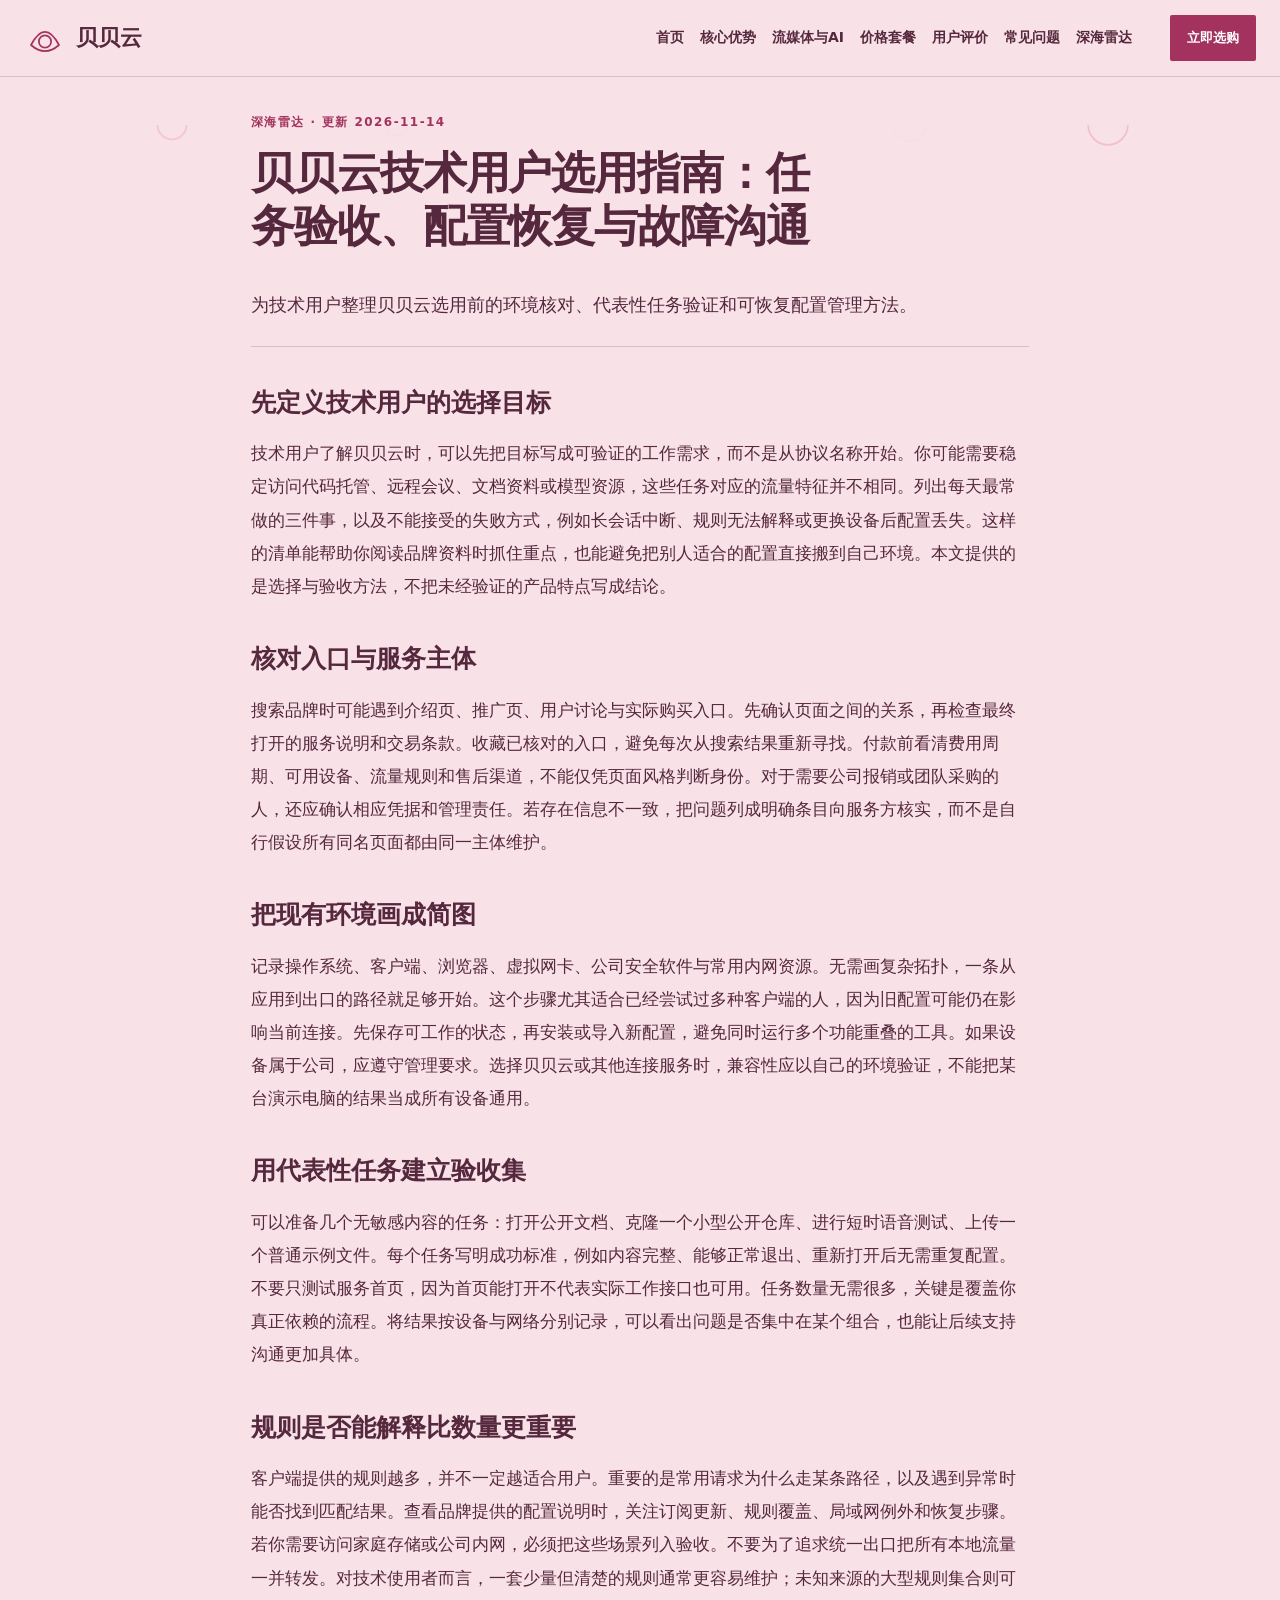
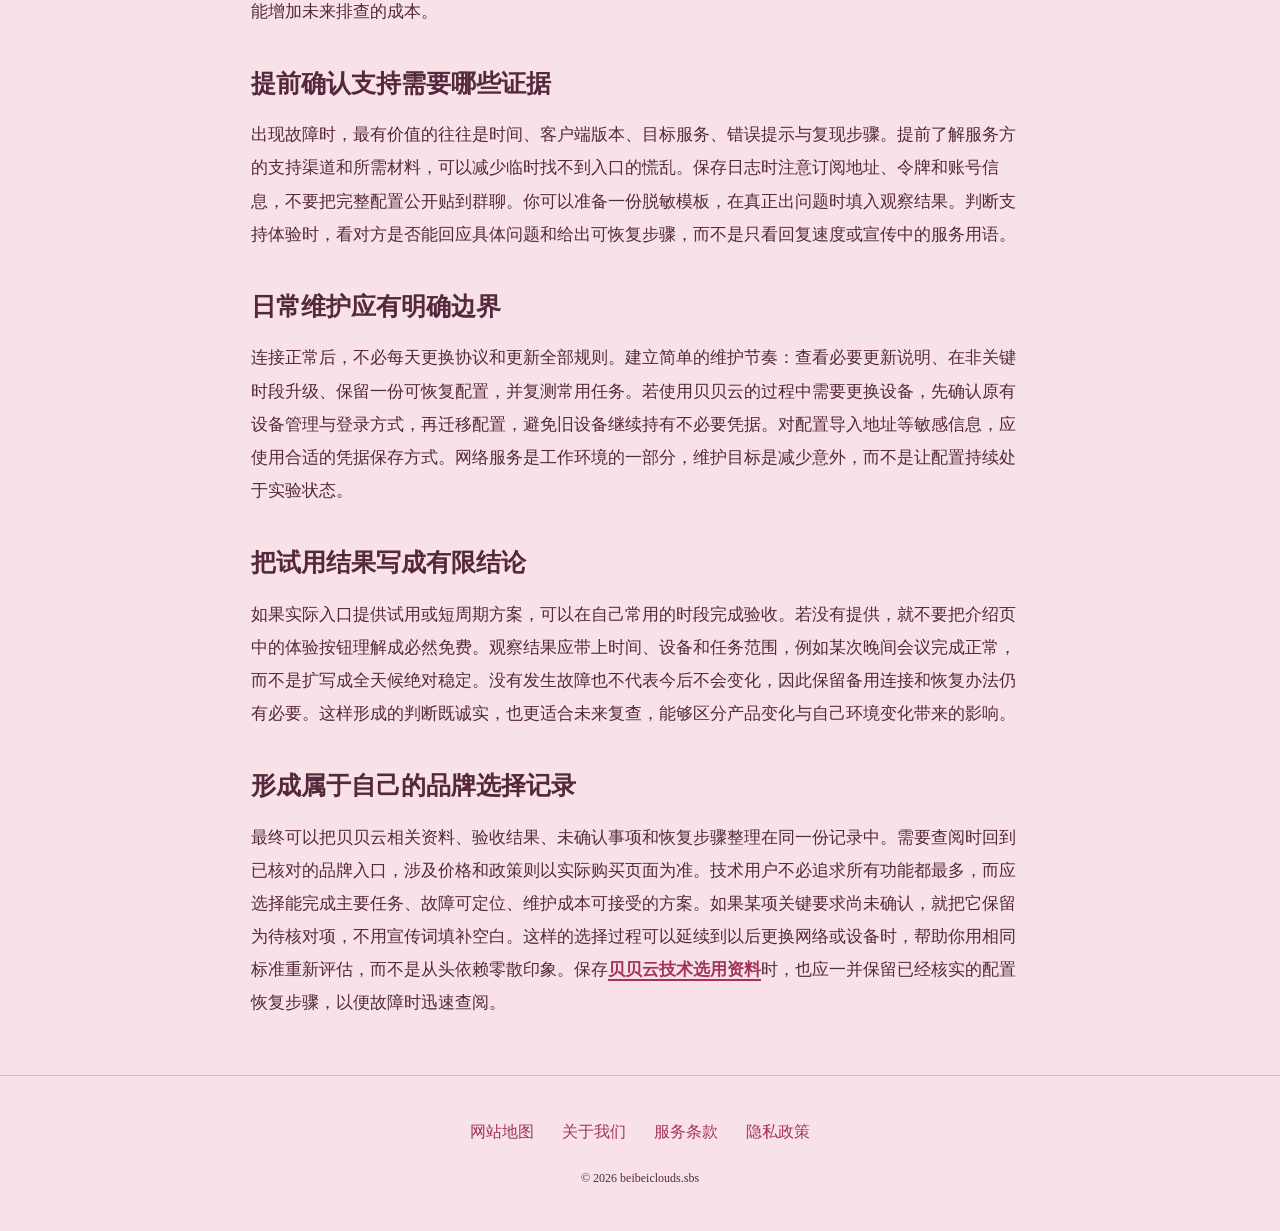
<file: beibei-distributed-gateway-healthcheck.html>
<!DOCTYPE html>
<html lang="zh-CN"><head><meta charset="UTF-8"><meta name="viewport" content="width=device-width,initial-scale=1"><title>贝贝云技术用户选用指南：任务验收、配置恢复与故障沟通｜贝贝云</title><meta name="description" content="为技术用户整理贝贝云选用前的环境核对、代表性任务验证和可恢复配置管理方法。"><meta name="keywords" content="贝贝云,贝贝云技术用户选用指南：任务验收、配置恢复与故障沟通,先定义技术用户的选择目标,网络使用指南"><link rel="canonical" href="https://beibeiclouds.sbs/beibei-distributed-gateway-healthcheck.html"><meta property="og:type" content="article"><meta property="og:title" content="贝贝云技术用户选用指南：任务验收、配置恢复与故障沟通｜贝贝云"><meta property="og:description" content="为技术用户整理贝贝云选用前的环境核对、代表性任务验证和可恢复配置管理方法。"><meta property="og:url" content="https://beibeiclouds.sbs/beibei-distributed-gateway-healthcheck.html"><meta property="og:image" content="https://beibeiclouds.sbs/share.png"><meta property="og:locale" content="zh_CN"><link rel="icon" href="favicon.svg" type="image/svg+xml"><link rel="stylesheet" href="style.css"><script defer src="menu.js"></script><script type="application/ld+json">{"@context": "https://schema.org", "@type": "Article", "name": "贝贝云技术用户选用指南：任务验收、配置恢复与故障沟通｜贝贝云", "url": "https://beibeiclouds.sbs/beibei-distributed-gateway-healthcheck.html", "description": "为技术用户整理贝贝云选用前的环境核对、代表性任务验证和可恢复配置管理方法。", "inLanguage": "zh-CN", "headline": "贝贝云技术用户选用指南：任务验收、配置恢复与故障沟通｜贝贝云", "dateModified": "2026-11-14", "image": "https://beibeiclouds.sbs/share.png"}</script></head><body class="site-2 hero-D review-2 faq-0 nav-0"><div class="site-art" aria-hidden="true"><svg width="100%" height="100%" viewBox="0 0 1440 800" preserveAspectRatio="xMidYMid slice" xmlns="http://www.w3.org/2000/svg">
    <style>
      @keyframes bubbleRise {
        0% { transform: translateY(800px) scale(0.7); opacity: 0; }
        20% { opacity: 0.5; }
        80% { opacity: 0.5; }
        100% { transform: translateY(-50px) scale(1.2); opacity: 0; }
      }
      .bubble-1 { animation: bubbleRise 11s ease-in infinite; }
      .bubble-2 { animation: bubbleRise 15s ease-in infinite 3s; }
      .bubble-3 { animation: bubbleRise 13s ease-in infinite 6s; }
      .bubble-4 { animation: bubbleRise 17s ease-in infinite 8s; }
    </style>
    <!-- Deep Sea Glowing Pearl Bubbles -->
    <circle cx="200" cy="0" r="16" fill="none" stroke="#ee8bb1" stroke-width="2" class="bubble-1" opacity="0.4" />
    <circle cx="204" cy="-4" r="4" fill="#fff" class="bubble-1" opacity="0.6" />

    <circle cx="1240" cy="0" r="22" fill="none" stroke="#e56f9c" stroke-width="2" class="bubble-2" opacity="0.35" />
    <circle cx="1245" cy="-6" r="6" fill="#e9636a" class="bubble-2" opacity="0.5" />

    <circle cx="450" cy="0" r="12" fill="none" stroke="#ee8bb1" stroke-width="1.5" class="bubble-3" opacity="0.4" />
    <circle cx="1020" cy="0" r="18" fill="none" stroke="#ee8bb1" stroke-width="2" class="bubble-4" opacity="0.3" />
  </svg></div><header class="site-header"><div class="nav-wrap"><a class="brand" href="index.html"><svg class="brand-mark" viewBox="0 0 48 48" aria-hidden="true"><path d="M8 32Q24 2 40 32Q24 46 8 32Z M17 28a7 7 0 1 0 14 0a7 7 0 1 0-14 0" fill="none" stroke="currentColor" stroke-width="2" stroke-linecap="round" stroke-linejoin="round"/></svg><span>贝贝云</span></a><nav id="site-menu" aria-label="主导航"><a href="index.html">首页</a><a href="index.html#features">核心优势</a><a href="index.html#streaming">流媒体与AI</a><a href="index.html#pricing">价格套餐</a><a href="index.html#testimonials">用户评价</a><a href="index.html#faq">常见问题</a><a href="abyss-radar.html">深海雷达</a></nav><div class="nav-actions"><a class="button compact" href="https://ww012.twilightaff.com/#/?code=A56DH1Af" target="_blank" rel="sponsored nofollow noopener">立即选购</a><button type="button" class="menu-toggle" aria-label="切换主导航菜单" aria-controls="site-menu" aria-expanded="false"><span></span><span></span></button></div></div></header><main class="site-main"><article class="article-page"><header><span class="eyebrow">深海雷达 · 更新 2026-11-14</span><h1>贝贝云技术用户选用指南：任务验收、配置恢复与故障沟通</h1><p class="lead">为技术用户整理贝贝云选用前的环境核对、代表性任务验证和可恢复配置管理方法。</p></header><div class="article-body"><h2>先定义技术用户的选择目标</h2><p>技术用户了解贝贝云时，可以先把目标写成可验证的工作需求，而不是从协议名称开始。你可能需要稳定访问代码托管、远程会议、文档资料或模型资源，这些任务对应的流量特征并不相同。列出每天最常做的三件事，以及不能接受的失败方式，例如长会话中断、规则无法解释或更换设备后配置丢失。这样的清单能帮助你阅读品牌资料时抓住重点，也能避免把别人适合的配置直接搬到自己环境。本文提供的是选择与验收方法，不把未经验证的产品特点写成结论。</p><h2>核对入口与服务主体</h2><p>搜索品牌时可能遇到介绍页、推广页、用户讨论与实际购买入口。先确认页面之间的关系，再检查最终打开的服务说明和交易条款。收藏已核对的入口，避免每次从搜索结果重新寻找。付款前看清费用周期、可用设备、流量规则和售后渠道，不能仅凭页面风格判断身份。对于需要公司报销或团队采购的人，还应确认相应凭据和管理责任。若存在信息不一致，把问题列成明确条目向服务方核实，而不是自行假设所有同名页面都由同一主体维护。</p><h2>把现有环境画成简图</h2><p>记录操作系统、客户端、浏览器、虚拟网卡、公司安全软件与常用内网资源。无需画复杂拓扑，一条从应用到出口的路径就足够开始。这个步骤尤其适合已经尝试过多种客户端的人，因为旧配置可能仍在影响当前连接。先保存可工作的状态，再安装或导入新配置，避免同时运行多个功能重叠的工具。如果设备属于公司，应遵守管理要求。选择贝贝云或其他连接服务时，兼容性应以自己的环境验证，不能把某台演示电脑的结果当成所有设备通用。</p><h2>用代表性任务建立验收集</h2><p>可以准备几个无敏感内容的任务：打开公开文档、克隆一个小型公开仓库、进行短时语音测试、上传一个普通示例文件。每个任务写明成功标准，例如内容完整、能够正常退出、重新打开后无需重复配置。不要只测试服务首页，因为首页能打开不代表实际工作接口也可用。任务数量无需很多，关键是覆盖你真正依赖的流程。将结果按设备与网络分别记录，可以看出问题是否集中在某个组合，也能让后续支持沟通更加具体。</p><h2>规则是否能解释比数量更重要</h2><p>客户端提供的规则越多，并不一定越适合用户。重要的是常用请求为什么走某条路径，以及遇到异常时能否找到匹配结果。查看品牌提供的配置说明时，关注订阅更新、规则覆盖、局域网例外和恢复步骤。若你需要访问家庭存储或公司内网，必须把这些场景列入验收。不要为了追求统一出口把所有本地流量一并转发。对技术使用者而言，一套少量但清楚的规则通常更容易维护；未知来源的大型规则集合则可能增加未来排查的成本。</p><h2>提前确认支持需要哪些证据</h2><p>出现故障时，最有价值的往往是时间、客户端版本、目标服务、错误提示与复现步骤。提前了解服务方的支持渠道和所需材料，可以减少临时找不到入口的慌乱。保存日志时注意订阅地址、令牌和账号信息，不要把完整配置公开贴到群聊。你可以准备一份脱敏模板，在真正出问题时填入观察结果。判断支持体验时，看对方是否能回应具体问题和给出可恢复步骤，而不是只看回复速度或宣传中的服务用语。</p><h2>日常维护应有明确边界</h2><p>连接正常后，不必每天更换协议和更新全部规则。建立简单的维护节奏：查看必要更新说明、在非关键时段升级、保留一份可恢复配置，并复测常用任务。若使用贝贝云的过程中需要更换设备，先确认原有设备管理与登录方式，再迁移配置，避免旧设备继续持有不必要凭据。对配置导入地址等敏感信息，应使用合适的凭据保存方式。网络服务是工作环境的一部分，维护目标是减少意外，而不是让配置持续处于实验状态。</p><h2>把试用结果写成有限结论</h2><p>如果实际入口提供试用或短周期方案，可以在自己常用的时段完成验收。若没有提供，就不要把介绍页中的体验按钮理解成必然免费。观察结果应带上时间、设备和任务范围，例如某次晚间会议完成正常，而不是扩写成全天候绝对稳定。没有发生故障也不代表今后不会变化，因此保留备用连接和恢复办法仍有必要。这样形成的判断既诚实，也更适合未来复查，能够区分产品变化与自己环境变化带来的影响。</p><h2>形成属于自己的品牌选择记录</h2><p>最终可以把贝贝云相关资料、验收结果、未确认事项和恢复步骤整理在同一份记录中。需要查阅时回到已核对的品牌入口，涉及价格和政策则以实际购买页面为准。技术用户不必追求所有功能都最多，而应选择能完成主要任务、故障可定位、维护成本可接受的方案。如果某项关键要求尚未确认，就把它保留为待核对项，不用宣传词填补空白。这样的选择过程可以延续到以后更换网络或设备时，帮助你用相同标准重新评估，而不是从头依赖零散印象。保存<a href="index.html">贝贝云技术选用资料</a>时，也应一并保留已经核实的配置恢复步骤，以便故障时迅速查阅。</p></div></article></main><footer class="site-footer"><nav aria-label="页脚导航"><a href="sitemap.html">网站地图</a><a href="about.html">关于我们</a><a href="terms.html">服务条款</a><a href="privacy.html">隐私政策</a></nav><p>© 2026 beibeiclouds.sbs</p></footer></body></html>
</file>
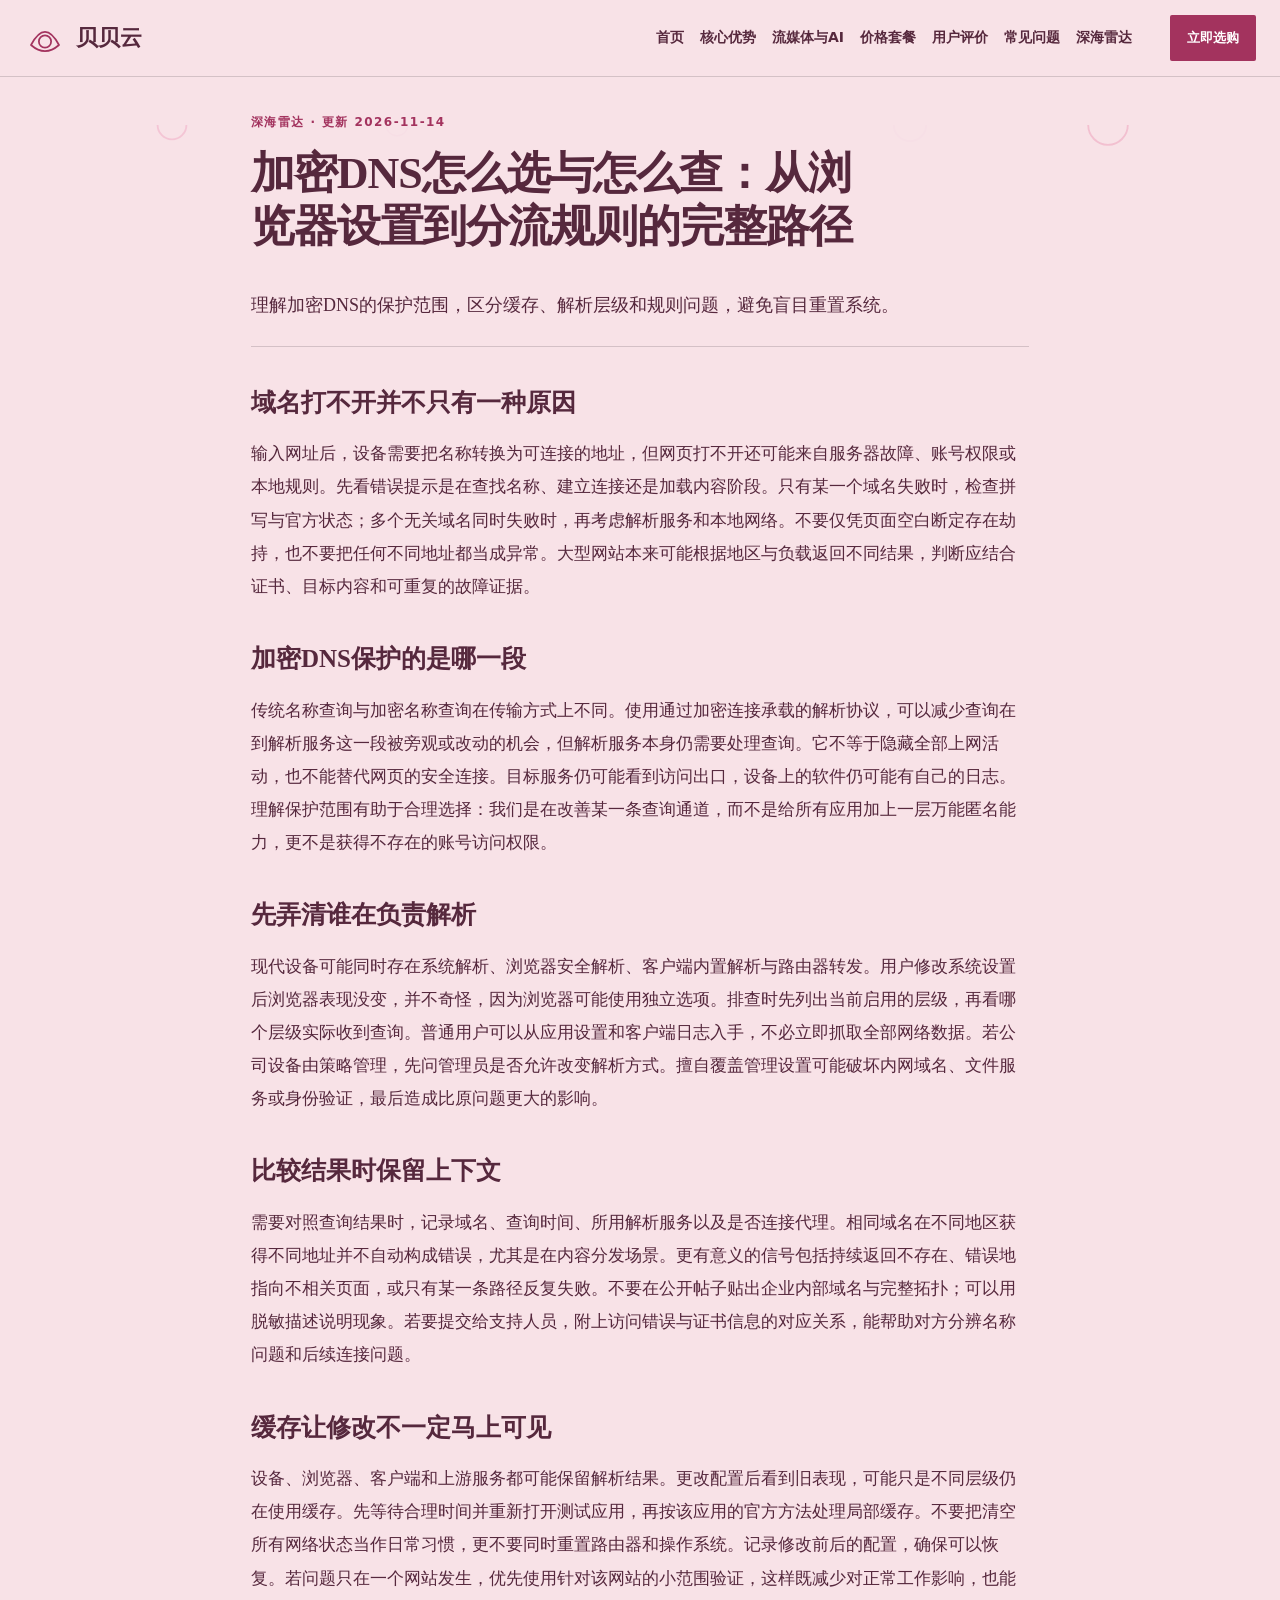
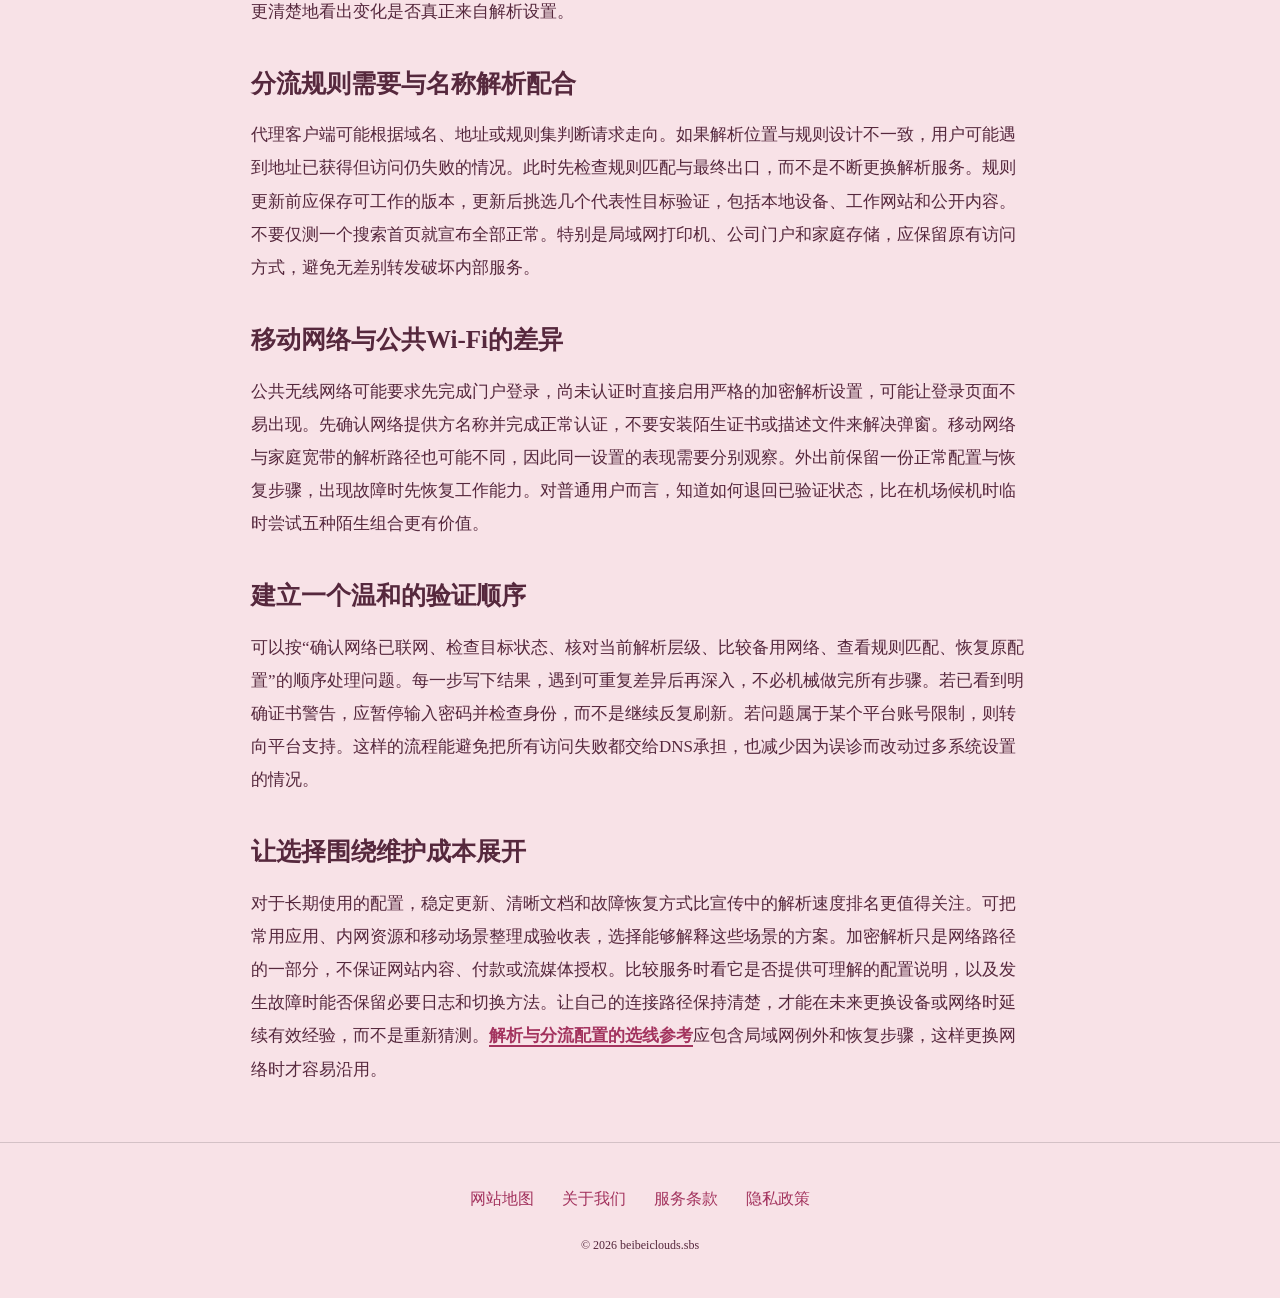
<file: beibei-dns-hijacking-doh-dot-defense.html>
<!DOCTYPE html>
<html lang="zh-CN"><head><meta charset="UTF-8"><meta name="viewport" content="width=device-width,initial-scale=1"><title>加密DNS怎么选与怎么查：从浏览器设置到分流规则的完整路径｜贝贝云</title><meta name="description" content="理解加密DNS的保护范围，区分缓存、解析层级和规则问题，避免盲目重置系统。"><meta name="keywords" content="贝贝云,加密DNS怎么选与怎么查：从浏览器设置到分流规则的完整路径,域名打不开并不只有一种原因,网络使用指南"><link rel="canonical" href="https://beibeiclouds.sbs/beibei-dns-hijacking-doh-dot-defense.html"><meta property="og:type" content="article"><meta property="og:title" content="加密DNS怎么选与怎么查：从浏览器设置到分流规则的完整路径｜贝贝云"><meta property="og:description" content="理解加密DNS的保护范围，区分缓存、解析层级和规则问题，避免盲目重置系统。"><meta property="og:url" content="https://beibeiclouds.sbs/beibei-dns-hijacking-doh-dot-defense.html"><meta property="og:image" content="https://beibeiclouds.sbs/share.png"><meta property="og:locale" content="zh_CN"><link rel="icon" href="favicon.svg" type="image/svg+xml"><link rel="stylesheet" href="style.css"><script defer src="menu.js"></script><script type="application/ld+json">{"@context": "https://schema.org", "@type": "Article", "name": "加密DNS怎么选与怎么查：从浏览器设置到分流规则的完整路径｜贝贝云", "url": "https://beibeiclouds.sbs/beibei-dns-hijacking-doh-dot-defense.html", "description": "理解加密DNS的保护范围，区分缓存、解析层级和规则问题，避免盲目重置系统。", "inLanguage": "zh-CN", "headline": "加密DNS怎么选与怎么查：从浏览器设置到分流规则的完整路径｜贝贝云", "dateModified": "2026-11-14", "image": "https://beibeiclouds.sbs/share.png"}</script></head><body class="site-2 hero-D review-2 faq-0 nav-0"><div class="site-art" aria-hidden="true"><svg width="100%" height="100%" viewBox="0 0 1440 800" preserveAspectRatio="xMidYMid slice" xmlns="http://www.w3.org/2000/svg">
    <style>
      @keyframes bubbleRise {
        0% { transform: translateY(800px) scale(0.7); opacity: 0; }
        20% { opacity: 0.5; }
        80% { opacity: 0.5; }
        100% { transform: translateY(-50px) scale(1.2); opacity: 0; }
      }
      .bubble-1 { animation: bubbleRise 11s ease-in infinite; }
      .bubble-2 { animation: bubbleRise 15s ease-in infinite 3s; }
      .bubble-3 { animation: bubbleRise 13s ease-in infinite 6s; }
      .bubble-4 { animation: bubbleRise 17s ease-in infinite 8s; }
    </style>
    <!-- Deep Sea Glowing Pearl Bubbles -->
    <circle cx="200" cy="0" r="16" fill="none" stroke="#ee8bb1" stroke-width="2" class="bubble-1" opacity="0.4" />
    <circle cx="204" cy="-4" r="4" fill="#fff" class="bubble-1" opacity="0.6" />

    <circle cx="1240" cy="0" r="22" fill="none" stroke="#e56f9c" stroke-width="2" class="bubble-2" opacity="0.35" />
    <circle cx="1245" cy="-6" r="6" fill="#e9636a" class="bubble-2" opacity="0.5" />

    <circle cx="450" cy="0" r="12" fill="none" stroke="#ee8bb1" stroke-width="1.5" class="bubble-3" opacity="0.4" />
    <circle cx="1020" cy="0" r="18" fill="none" stroke="#ee8bb1" stroke-width="2" class="bubble-4" opacity="0.3" />
  </svg></div><header class="site-header"><div class="nav-wrap"><a class="brand" href="index.html"><svg class="brand-mark" viewBox="0 0 48 48" aria-hidden="true"><path d="M8 32Q24 2 40 32Q24 46 8 32Z M17 28a7 7 0 1 0 14 0a7 7 0 1 0-14 0" fill="none" stroke="currentColor" stroke-width="2" stroke-linecap="round" stroke-linejoin="round"/></svg><span>贝贝云</span></a><nav id="site-menu" aria-label="主导航"><a href="index.html">首页</a><a href="index.html#features">核心优势</a><a href="index.html#streaming">流媒体与AI</a><a href="index.html#pricing">价格套餐</a><a href="index.html#testimonials">用户评价</a><a href="index.html#faq">常见问题</a><a href="abyss-radar.html">深海雷达</a></nav><div class="nav-actions"><a class="button compact" href="https://ww012.twilightaff.com/#/?code=A56DH1Af" target="_blank" rel="sponsored nofollow noopener">立即选购</a><button type="button" class="menu-toggle" aria-label="切换主导航菜单" aria-controls="site-menu" aria-expanded="false"><span></span><span></span></button></div></div></header><main class="site-main"><article class="article-page"><header><span class="eyebrow">深海雷达 · 更新 2026-11-14</span><h1>加密DNS怎么选与怎么查：从浏览器设置到分流规则的完整路径</h1><p class="lead">理解加密DNS的保护范围，区分缓存、解析层级和规则问题，避免盲目重置系统。</p></header><div class="article-body"><h2>域名打不开并不只有一种原因</h2><p>输入网址后，设备需要把名称转换为可连接的地址，但网页打不开还可能来自服务器故障、账号权限或本地规则。先看错误提示是在查找名称、建立连接还是加载内容阶段。只有某一个域名失败时，检查拼写与官方状态；多个无关域名同时失败时，再考虑解析服务和本地网络。不要仅凭页面空白断定存在劫持，也不要把任何不同地址都当成异常。大型网站本来可能根据地区与负载返回不同结果，判断应结合证书、目标内容和可重复的故障证据。</p><h2>加密DNS保护的是哪一段</h2><p>传统名称查询与加密名称查询在传输方式上不同。使用通过加密连接承载的解析协议，可以减少查询在到解析服务这一段被旁观或改动的机会，但解析服务本身仍需要处理查询。它不等于隐藏全部上网活动，也不能替代网页的安全连接。目标服务仍可能看到访问出口，设备上的软件仍可能有自己的日志。理解保护范围有助于合理选择：我们是在改善某一条查询通道，而不是给所有应用加上一层万能匿名能力，更不是获得不存在的账号访问权限。</p><h2>先弄清谁在负责解析</h2><p>现代设备可能同时存在系统解析、浏览器安全解析、客户端内置解析与路由器转发。用户修改系统设置后浏览器表现没变，并不奇怪，因为浏览器可能使用独立选项。排查时先列出当前启用的层级，再看哪个层级实际收到查询。普通用户可以从应用设置和客户端日志入手，不必立即抓取全部网络数据。若公司设备由策略管理，先问管理员是否允许改变解析方式。擅自覆盖管理设置可能破坏内网域名、文件服务或身份验证，最后造成比原问题更大的影响。</p><h2>比较结果时保留上下文</h2><p>需要对照查询结果时，记录域名、查询时间、所用解析服务以及是否连接代理。相同域名在不同地区获得不同地址并不自动构成错误，尤其是在内容分发场景。更有意义的信号包括持续返回不存在、错误地指向不相关页面，或只有某一条路径反复失败。不要在公开帖子贴出企业内部域名与完整拓扑；可以用脱敏描述说明现象。若要提交给支持人员，附上访问错误与证书信息的对应关系，能帮助对方分辨名称问题和后续连接问题。</p><h2>缓存让修改不一定马上可见</h2><p>设备、浏览器、客户端和上游服务都可能保留解析结果。更改配置后看到旧表现，可能只是不同层级仍在使用缓存。先等待合理时间并重新打开测试应用，再按该应用的官方方法处理局部缓存。不要把清空所有网络状态当作日常习惯，更不要同时重置路由器和操作系统。记录修改前后的配置，确保可以恢复。若问题只在一个网站发生，优先使用针对该网站的小范围验证，这样既减少对正常工作影响，也能更清楚地看出变化是否真正来自解析设置。</p><h2>分流规则需要与名称解析配合</h2><p>代理客户端可能根据域名、地址或规则集判断请求走向。如果解析位置与规则设计不一致，用户可能遇到地址已获得但访问仍失败的情况。此时先检查规则匹配与最终出口，而不是不断更换解析服务。规则更新前应保存可工作的版本，更新后挑选几个代表性目标验证，包括本地设备、工作网站和公开内容。不要仅测一个搜索首页就宣布全部正常。特别是局域网打印机、公司门户和家庭存储，应保留原有访问方式，避免无差别转发破坏内部服务。</p><h2>移动网络与公共Wi-Fi的差异</h2><p>公共无线网络可能要求先完成门户登录，尚未认证时直接启用严格的加密解析设置，可能让登录页面不易出现。先确认网络提供方名称并完成正常认证，不要安装陌生证书或描述文件来解决弹窗。移动网络与家庭宽带的解析路径也可能不同，因此同一设置的表现需要分别观察。外出前保留一份正常配置与恢复步骤，出现故障时先恢复工作能力。对普通用户而言，知道如何退回已验证状态，比在机场候机时临时尝试五种陌生组合更有价值。</p><h2>建立一个温和的验证顺序</h2><p>可以按“确认网络已联网、检查目标状态、核对当前解析层级、比较备用网络、查看规则匹配、恢复原配置”的顺序处理问题。每一步写下结果，遇到可重复差异后再深入，不必机械做完所有步骤。若已看到明确证书警告，应暂停输入密码并检查身份，而不是继续反复刷新。若问题属于某个平台账号限制，则转向平台支持。这样的流程能避免把所有访问失败都交给DNS承担，也减少因为误诊而改动过多系统设置的情况。</p><h2>让选择围绕维护成本展开</h2><p>对于长期使用的配置，稳定更新、清晰文档和故障恢复方式比宣传中的解析速度排名更值得关注。可把常用应用、内网资源和移动场景整理成验收表，选择能够解释这些场景的方案。加密解析只是网络路径的一部分，不保证网站内容、付款或流媒体授权。比较服务时看它是否提供可理解的配置说明，以及发生故障时能否保留必要日志和切换方法。让自己的连接路径保持清楚，才能在未来更换设备或网络时延续有效经验，而不是重新猜测。<a href="https://dajichang.mom/" target="_blank" rel="noopener">解析与分流配置的选线参考</a>应包含局域网例外和恢复步骤，这样更换网络时才容易沿用。</p></div></article></main><footer class="site-footer"><nav aria-label="页脚导航"><a href="sitemap.html">网站地图</a><a href="about.html">关于我们</a><a href="terms.html">服务条款</a><a href="privacy.html">隐私政策</a></nav><p>© 2026 beibeiclouds.sbs</p></footer></body></html>
</file>
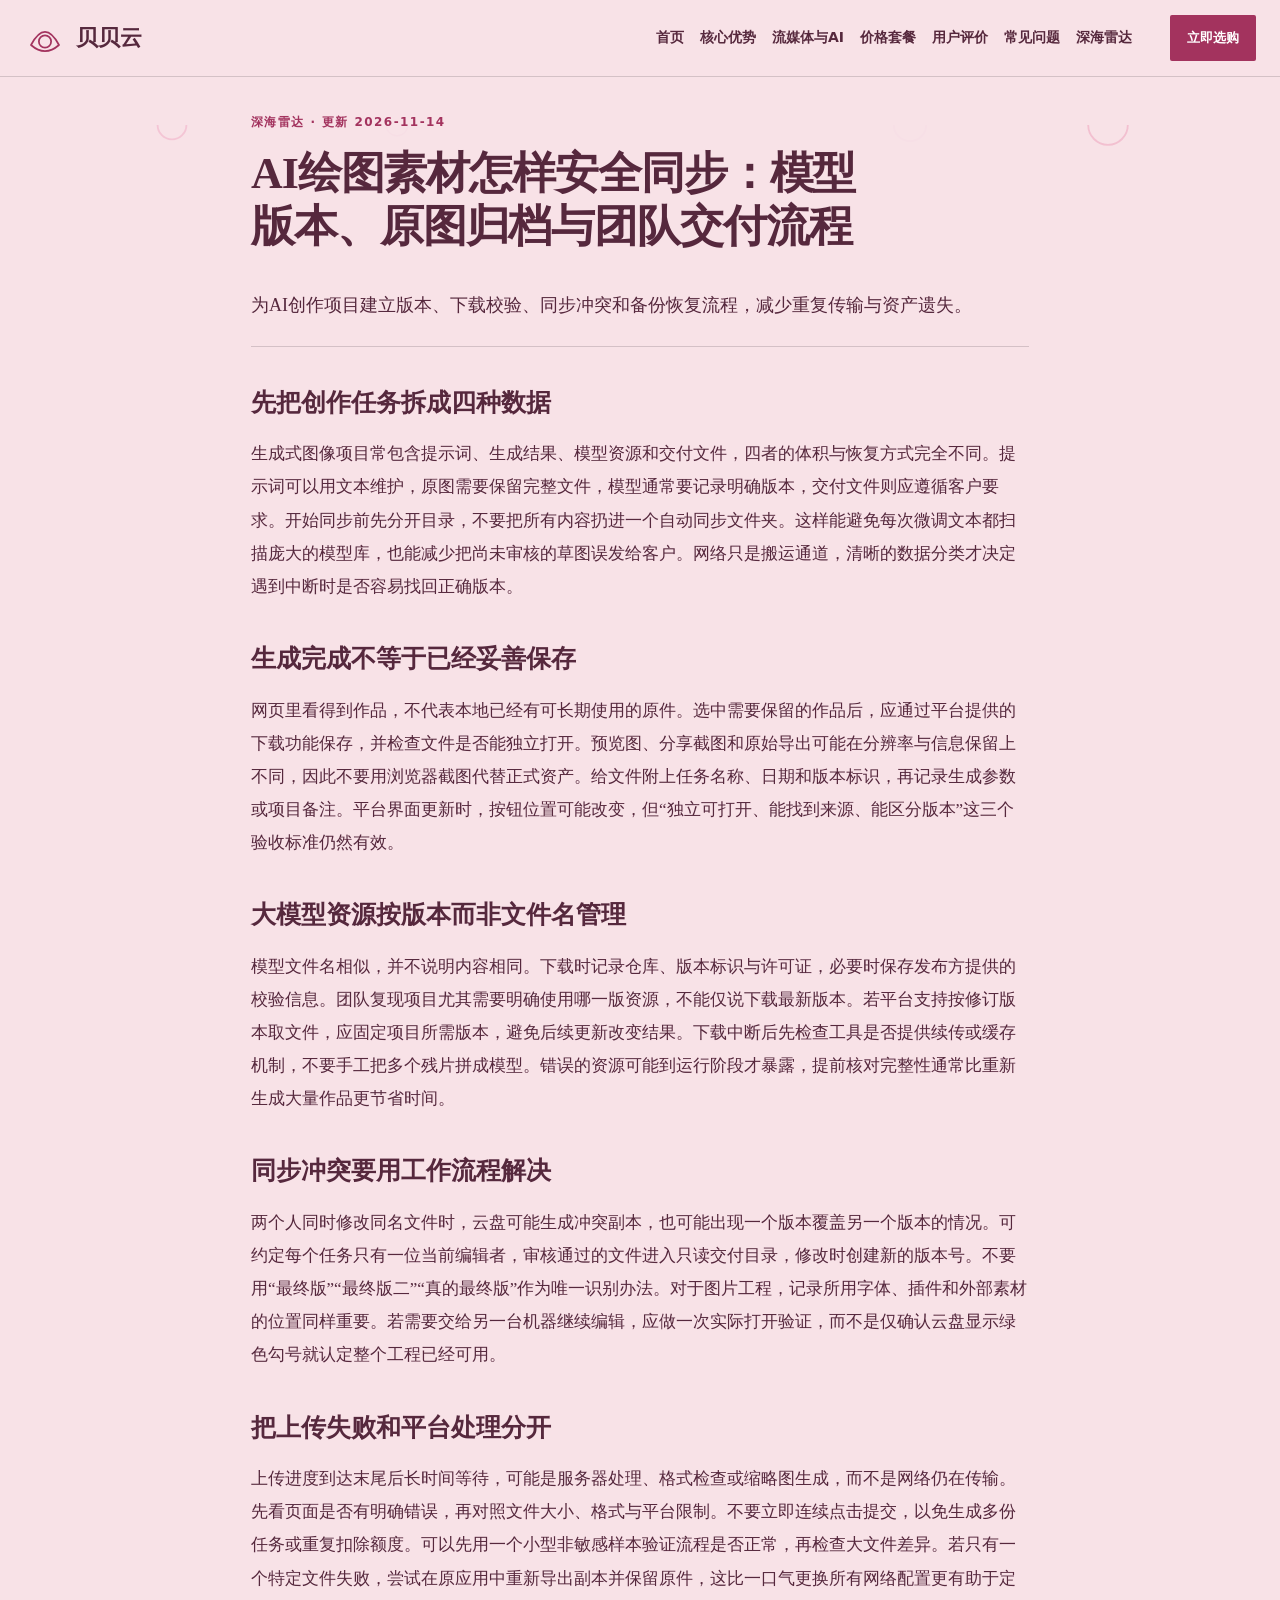
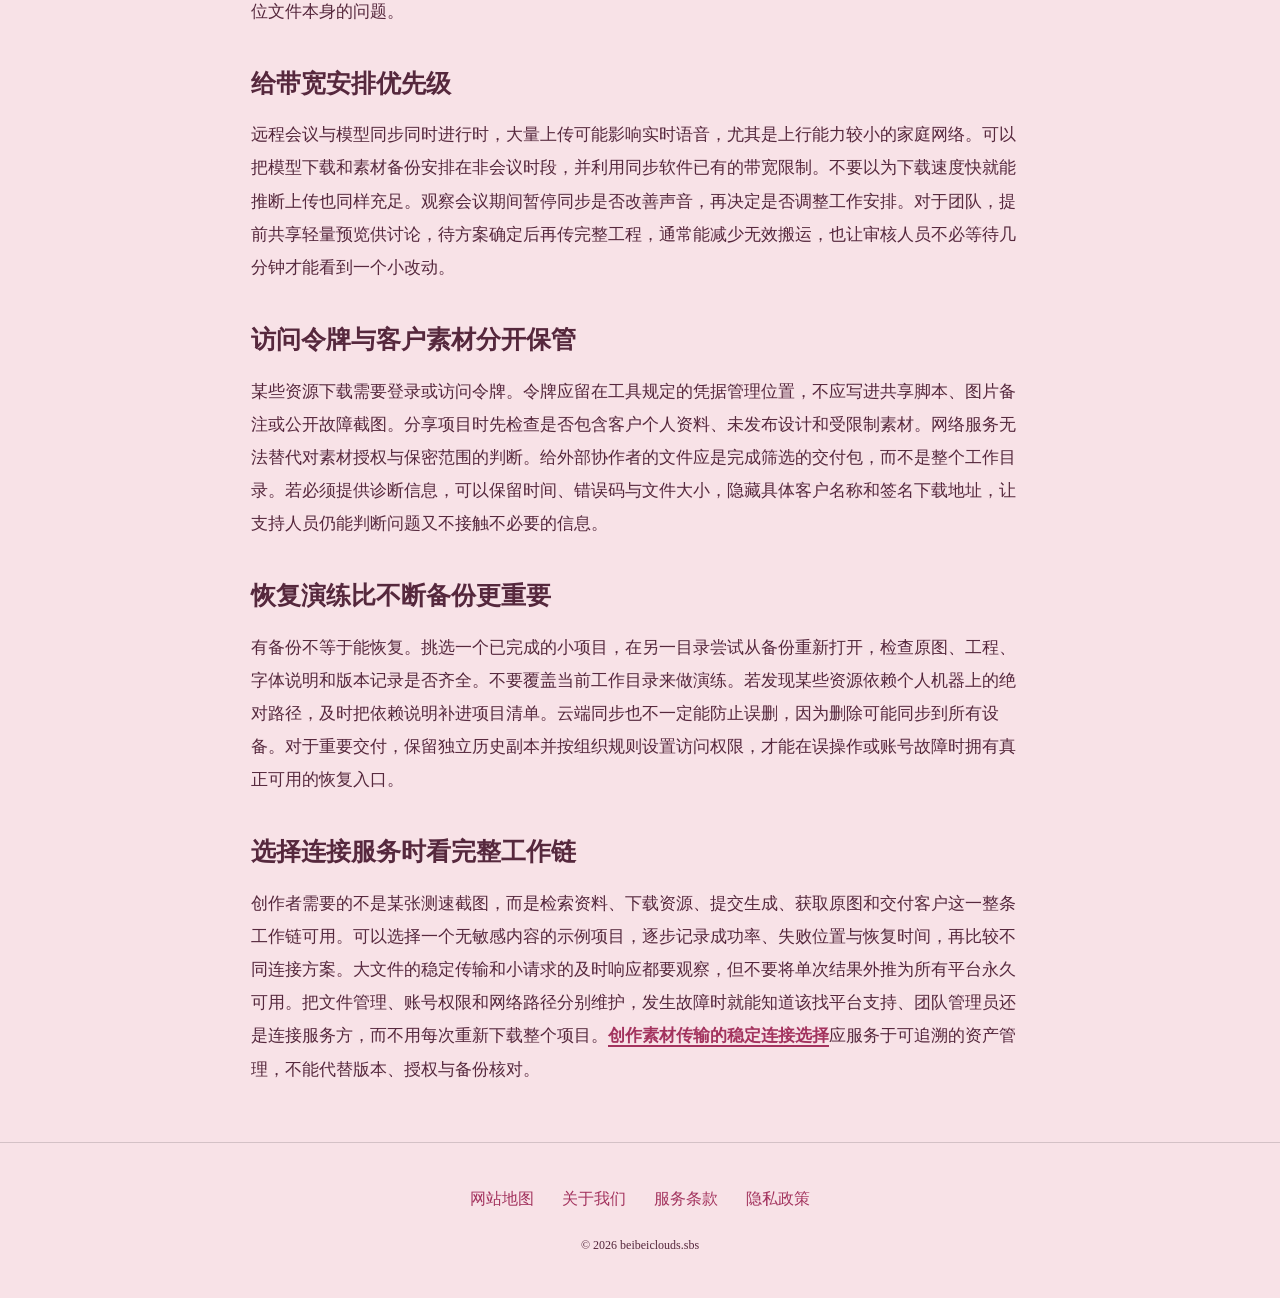
<file: beibei-midjourney-sd-asset-cloud-sync.html>
<!DOCTYPE html>
<html lang="zh-CN"><head><meta charset="UTF-8"><meta name="viewport" content="width=device-width,initial-scale=1"><title>AI绘图素材怎样安全同步：模型版本、原图归档与团队交付流程｜贝贝云</title><meta name="description" content="为AI创作项目建立版本、下载校验、同步冲突和备份恢复流程，减少重复传输与资产遗失。"><meta name="keywords" content="贝贝云,AI绘图素材怎样安全同步：模型版本、原图归档与团队交付流程,先把创作任务拆成四种数据,网络使用指南"><link rel="canonical" href="https://beibeiclouds.sbs/beibei-midjourney-sd-asset-cloud-sync.html"><meta property="og:type" content="article"><meta property="og:title" content="AI绘图素材怎样安全同步：模型版本、原图归档与团队交付流程｜贝贝云"><meta property="og:description" content="为AI创作项目建立版本、下载校验、同步冲突和备份恢复流程，减少重复传输与资产遗失。"><meta property="og:url" content="https://beibeiclouds.sbs/beibei-midjourney-sd-asset-cloud-sync.html"><meta property="og:image" content="https://beibeiclouds.sbs/share.png"><meta property="og:locale" content="zh_CN"><link rel="icon" href="favicon.svg" type="image/svg+xml"><link rel="stylesheet" href="style.css"><script defer src="menu.js"></script><script type="application/ld+json">{"@context": "https://schema.org", "@type": "Article", "name": "AI绘图素材怎样安全同步：模型版本、原图归档与团队交付流程｜贝贝云", "url": "https://beibeiclouds.sbs/beibei-midjourney-sd-asset-cloud-sync.html", "description": "为AI创作项目建立版本、下载校验、同步冲突和备份恢复流程，减少重复传输与资产遗失。", "inLanguage": "zh-CN", "headline": "AI绘图素材怎样安全同步：模型版本、原图归档与团队交付流程｜贝贝云", "dateModified": "2026-11-14", "image": "https://beibeiclouds.sbs/share.png"}</script></head><body class="site-2 hero-D review-2 faq-0 nav-0"><div class="site-art" aria-hidden="true"><svg width="100%" height="100%" viewBox="0 0 1440 800" preserveAspectRatio="xMidYMid slice" xmlns="http://www.w3.org/2000/svg">
    <style>
      @keyframes bubbleRise {
        0% { transform: translateY(800px) scale(0.7); opacity: 0; }
        20% { opacity: 0.5; }
        80% { opacity: 0.5; }
        100% { transform: translateY(-50px) scale(1.2); opacity: 0; }
      }
      .bubble-1 { animation: bubbleRise 11s ease-in infinite; }
      .bubble-2 { animation: bubbleRise 15s ease-in infinite 3s; }
      .bubble-3 { animation: bubbleRise 13s ease-in infinite 6s; }
      .bubble-4 { animation: bubbleRise 17s ease-in infinite 8s; }
    </style>
    <!-- Deep Sea Glowing Pearl Bubbles -->
    <circle cx="200" cy="0" r="16" fill="none" stroke="#ee8bb1" stroke-width="2" class="bubble-1" opacity="0.4" />
    <circle cx="204" cy="-4" r="4" fill="#fff" class="bubble-1" opacity="0.6" />

    <circle cx="1240" cy="0" r="22" fill="none" stroke="#e56f9c" stroke-width="2" class="bubble-2" opacity="0.35" />
    <circle cx="1245" cy="-6" r="6" fill="#e9636a" class="bubble-2" opacity="0.5" />

    <circle cx="450" cy="0" r="12" fill="none" stroke="#ee8bb1" stroke-width="1.5" class="bubble-3" opacity="0.4" />
    <circle cx="1020" cy="0" r="18" fill="none" stroke="#ee8bb1" stroke-width="2" class="bubble-4" opacity="0.3" />
  </svg></div><header class="site-header"><div class="nav-wrap"><a class="brand" href="index.html"><svg class="brand-mark" viewBox="0 0 48 48" aria-hidden="true"><path d="M8 32Q24 2 40 32Q24 46 8 32Z M17 28a7 7 0 1 0 14 0a7 7 0 1 0-14 0" fill="none" stroke="currentColor" stroke-width="2" stroke-linecap="round" stroke-linejoin="round"/></svg><span>贝贝云</span></a><nav id="site-menu" aria-label="主导航"><a href="index.html">首页</a><a href="index.html#features">核心优势</a><a href="index.html#streaming">流媒体与AI</a><a href="index.html#pricing">价格套餐</a><a href="index.html#testimonials">用户评价</a><a href="index.html#faq">常见问题</a><a href="abyss-radar.html">深海雷达</a></nav><div class="nav-actions"><a class="button compact" href="https://ww012.twilightaff.com/#/?code=A56DH1Af" target="_blank" rel="sponsored nofollow noopener">立即选购</a><button type="button" class="menu-toggle" aria-label="切换主导航菜单" aria-controls="site-menu" aria-expanded="false"><span></span><span></span></button></div></div></header><main class="site-main"><article class="article-page"><header><span class="eyebrow">深海雷达 · 更新 2026-11-14</span><h1>AI绘图素材怎样安全同步：模型版本、原图归档与团队交付流程</h1><p class="lead">为AI创作项目建立版本、下载校验、同步冲突和备份恢复流程，减少重复传输与资产遗失。</p></header><div class="article-body"><h2>先把创作任务拆成四种数据</h2><p>生成式图像项目常包含提示词、生成结果、模型资源和交付文件，四者的体积与恢复方式完全不同。提示词可以用文本维护，原图需要保留完整文件，模型通常要记录明确版本，交付文件则应遵循客户要求。开始同步前先分开目录，不要把所有内容扔进一个自动同步文件夹。这样能避免每次微调文本都扫描庞大的模型库，也能减少把尚未审核的草图误发给客户。网络只是搬运通道，清晰的数据分类才决定遇到中断时是否容易找回正确版本。</p><h2>生成完成不等于已经妥善保存</h2><p>网页里看得到作品，不代表本地已经有可长期使用的原件。选中需要保留的作品后，应通过平台提供的下载功能保存，并检查文件是否能独立打开。预览图、分享截图和原始导出可能在分辨率与信息保留上不同，因此不要用浏览器截图代替正式资产。给文件附上任务名称、日期和版本标识，再记录生成参数或项目备注。平台界面更新时，按钮位置可能改变，但“独立可打开、能找到来源、能区分版本”这三个验收标准仍然有效。</p><h2>大模型资源按版本而非文件名管理</h2><p>模型文件名相似，并不说明内容相同。下载时记录仓库、版本标识与许可证，必要时保存发布方提供的校验信息。团队复现项目尤其需要明确使用哪一版资源，不能仅说下载最新版本。若平台支持按修订版本取文件，应固定项目所需版本，避免后续更新改变结果。下载中断后先检查工具是否提供续传或缓存机制，不要手工把多个残片拼成模型。错误的资源可能到运行阶段才暴露，提前核对完整性通常比重新生成大量作品更节省时间。</p><h2>同步冲突要用工作流程解决</h2><p>两个人同时修改同名文件时，云盘可能生成冲突副本，也可能出现一个版本覆盖另一个版本的情况。可约定每个任务只有一位当前编辑者，审核通过的文件进入只读交付目录，修改时创建新的版本号。不要用“最终版”“最终版二”“真的最终版”作为唯一识别办法。对于图片工程，记录所用字体、插件和外部素材的位置同样重要。若需要交给另一台机器继续编辑，应做一次实际打开验证，而不是仅确认云盘显示绿色勾号就认定整个工程已经可用。</p><h2>把上传失败和平台处理分开</h2><p>上传进度到达末尾后长时间等待，可能是服务器处理、格式检查或缩略图生成，而不是网络仍在传输。先看页面是否有明确错误，再对照文件大小、格式与平台限制。不要立即连续点击提交，以免生成多份任务或重复扣除额度。可以先用一个小型非敏感样本验证流程是否正常，再检查大文件差异。若只有一个特定文件失败，尝试在原应用中重新导出副本并保留原件，这比一口气更换所有网络配置更有助于定位文件本身的问题。</p><h2>给带宽安排优先级</h2><p>远程会议与模型同步同时进行时，大量上传可能影响实时语音，尤其是上行能力较小的家庭网络。可以把模型下载和素材备份安排在非会议时段，并利用同步软件已有的带宽限制。不要以为下载速度快就能推断上传也同样充足。观察会议期间暂停同步是否改善声音，再决定是否调整工作安排。对于团队，提前共享轻量预览供讨论，待方案确定后再传完整工程，通常能减少无效搬运，也让审核人员不必等待几分钟才能看到一个小改动。</p><h2>访问令牌与客户素材分开保管</h2><p>某些资源下载需要登录或访问令牌。令牌应留在工具规定的凭据管理位置，不应写进共享脚本、图片备注或公开故障截图。分享项目时先检查是否包含客户个人资料、未发布设计和受限制素材。网络服务无法替代对素材授权与保密范围的判断。给外部协作者的文件应是完成筛选的交付包，而不是整个工作目录。若必须提供诊断信息，可以保留时间、错误码与文件大小，隐藏具体客户名称和签名下载地址，让支持人员仍能判断问题又不接触不必要的信息。</p><h2>恢复演练比不断备份更重要</h2><p>有备份不等于能恢复。挑选一个已完成的小项目，在另一目录尝试从备份重新打开，检查原图、工程、字体说明和版本记录是否齐全。不要覆盖当前工作目录来做演练。若发现某些资源依赖个人机器上的绝对路径，及时把依赖说明补进项目清单。云端同步也不一定能防止误删，因为删除可能同步到所有设备。对于重要交付，保留独立历史副本并按组织规则设置访问权限，才能在误操作或账号故障时拥有真正可用的恢复入口。</p><h2>选择连接服务时看完整工作链</h2><p>创作者需要的不是某张测速截图，而是检索资料、下载资源、提交生成、获取原图和交付客户这一整条工作链可用。可以选择一个无敏感内容的示例项目，逐步记录成功率、失败位置与恢复时间，再比较不同连接方案。大文件的稳定传输和小请求的及时响应都要观察，但不要将单次结果外推为所有平台永久可用。把文件管理、账号权限和网络路径分别维护，发生故障时就能知道该找平台支持、团队管理员还是连接服务方，而不用每次重新下载整个项目。<a href="https://dajichang.mom/" target="_blank" rel="noopener">创作素材传输的稳定连接选择</a>应服务于可追溯的资产管理，不能代替版本、授权与备份核对。</p></div></article></main><footer class="site-footer"><nav aria-label="页脚导航"><a href="sitemap.html">网站地图</a><a href="about.html">关于我们</a><a href="terms.html">服务条款</a><a href="privacy.html">隐私政策</a></nav><p>© 2026 beibeiclouds.sbs</p></footer></body></html>
</file>
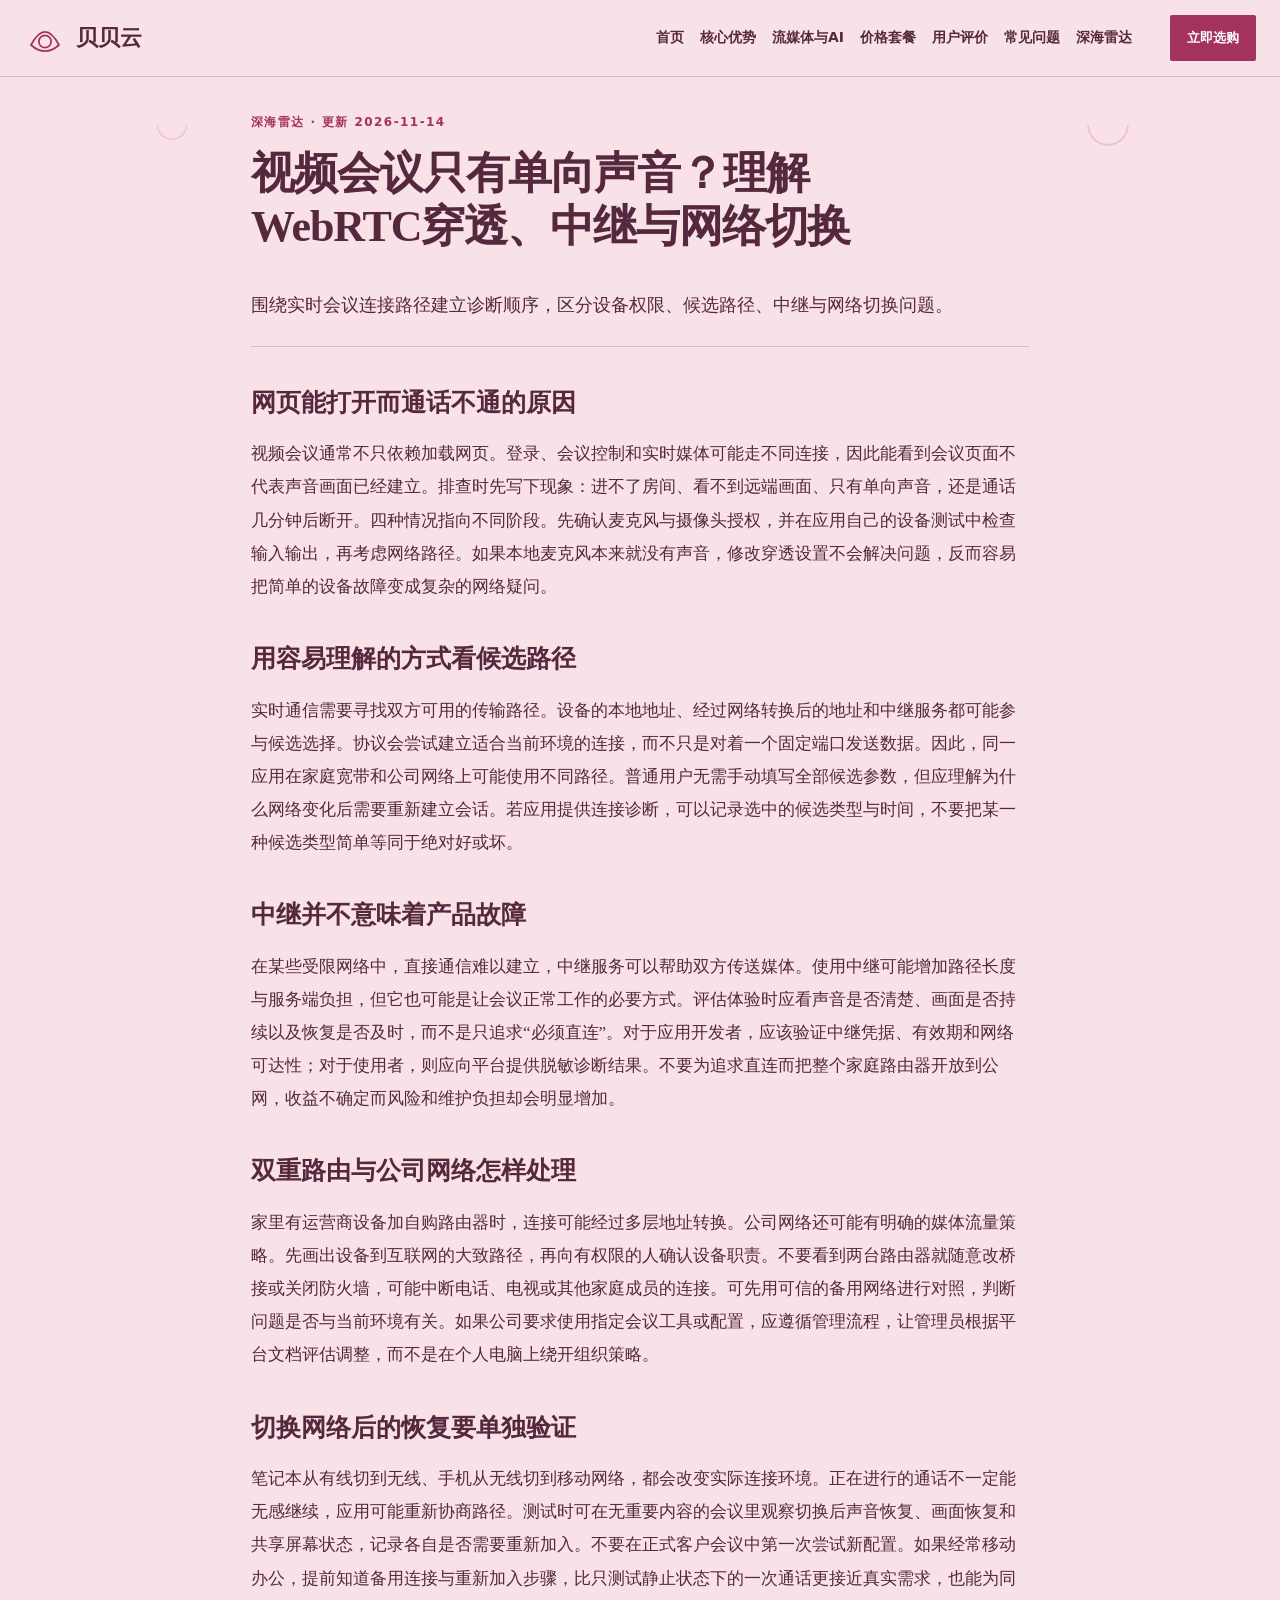
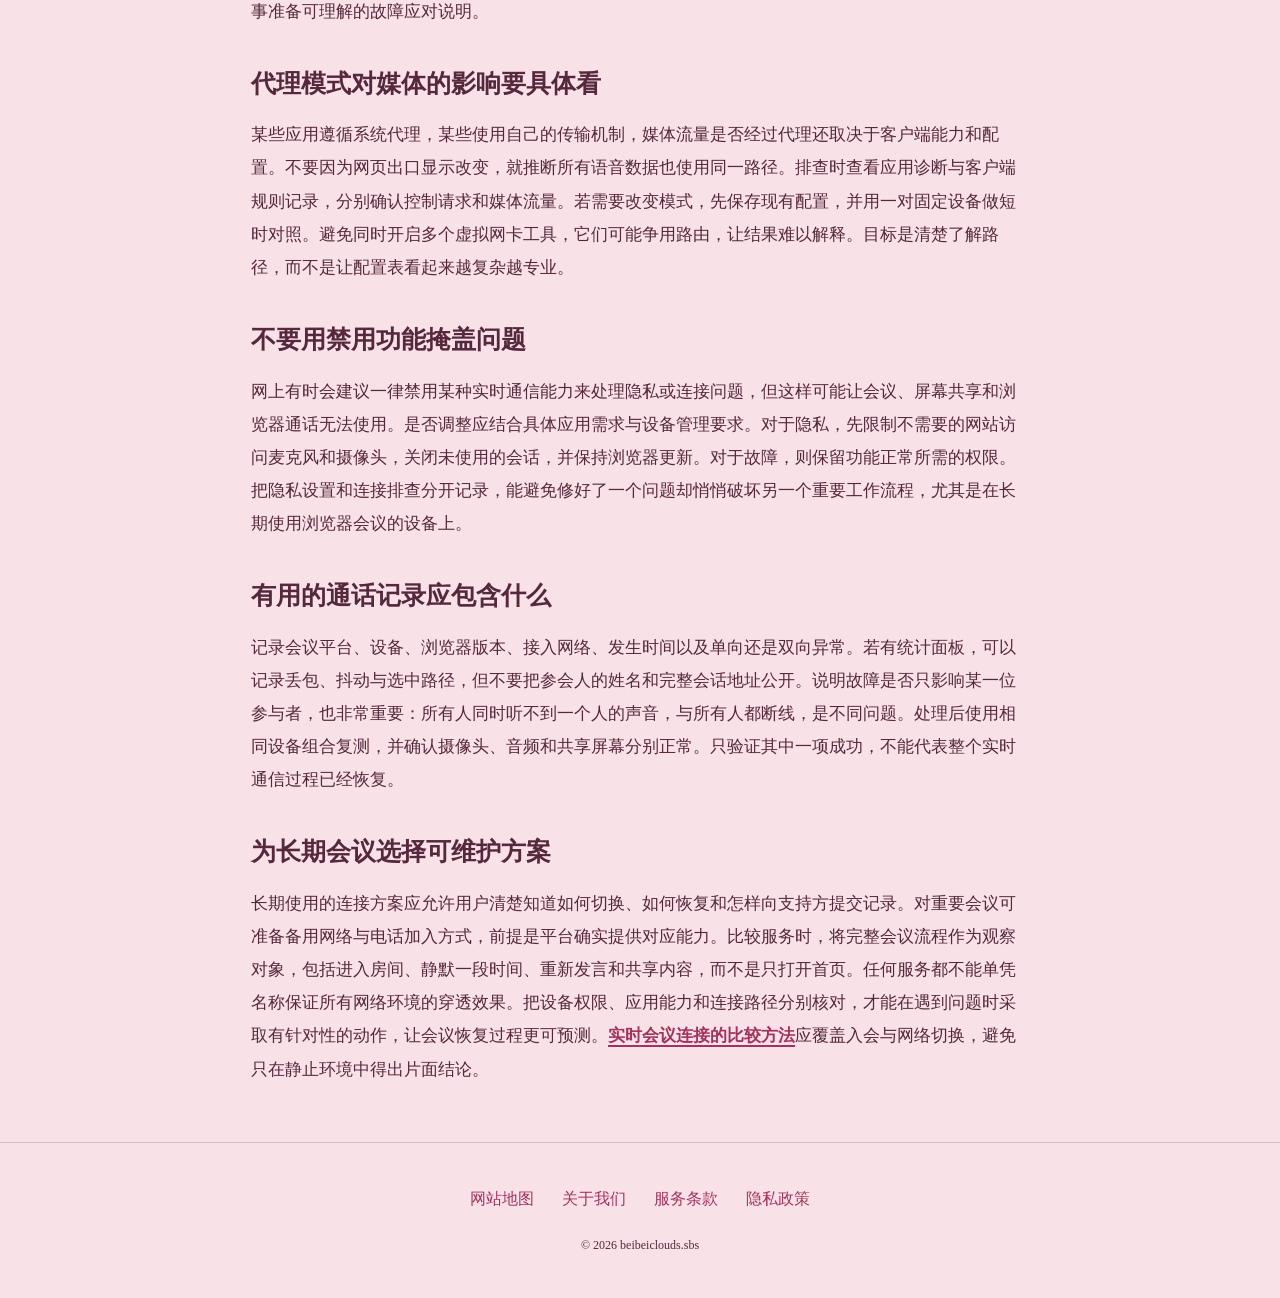
<file: beibei-nat-traversal-p2p-webrtc.html>
<!DOCTYPE html>
<html lang="zh-CN"><head><meta charset="UTF-8"><meta name="viewport" content="width=device-width,initial-scale=1"><title>视频会议只有单向声音？理解WebRTC穿透、中继与网络切换｜贝贝云</title><meta name="description" content="围绕实时会议连接路径建立诊断顺序，区分设备权限、候选路径、中继与网络切换问题。"><meta name="keywords" content="贝贝云,视频会议只有单向声音？理解WebRTC穿透、中继与网络切换,网页能打开而通话不通的原因,网络使用指南"><link rel="canonical" href="https://beibeiclouds.sbs/beibei-nat-traversal-p2p-webrtc.html"><meta property="og:type" content="article"><meta property="og:title" content="视频会议只有单向声音？理解WebRTC穿透、中继与网络切换｜贝贝云"><meta property="og:description" content="围绕实时会议连接路径建立诊断顺序，区分设备权限、候选路径、中继与网络切换问题。"><meta property="og:url" content="https://beibeiclouds.sbs/beibei-nat-traversal-p2p-webrtc.html"><meta property="og:image" content="https://beibeiclouds.sbs/share.png"><meta property="og:locale" content="zh_CN"><link rel="icon" href="favicon.svg" type="image/svg+xml"><link rel="stylesheet" href="style.css"><script defer src="menu.js"></script><script type="application/ld+json">{"@context": "https://schema.org", "@type": "Article", "name": "视频会议只有单向声音？理解WebRTC穿透、中继与网络切换｜贝贝云", "url": "https://beibeiclouds.sbs/beibei-nat-traversal-p2p-webrtc.html", "description": "围绕实时会议连接路径建立诊断顺序，区分设备权限、候选路径、中继与网络切换问题。", "inLanguage": "zh-CN", "headline": "视频会议只有单向声音？理解WebRTC穿透、中继与网络切换｜贝贝云", "dateModified": "2026-11-14", "image": "https://beibeiclouds.sbs/share.png"}</script></head><body class="site-2 hero-D review-2 faq-0 nav-0"><div class="site-art" aria-hidden="true"><svg width="100%" height="100%" viewBox="0 0 1440 800" preserveAspectRatio="xMidYMid slice" xmlns="http://www.w3.org/2000/svg">
    <style>
      @keyframes bubbleRise {
        0% { transform: translateY(800px) scale(0.7); opacity: 0; }
        20% { opacity: 0.5; }
        80% { opacity: 0.5; }
        100% { transform: translateY(-50px) scale(1.2); opacity: 0; }
      }
      .bubble-1 { animation: bubbleRise 11s ease-in infinite; }
      .bubble-2 { animation: bubbleRise 15s ease-in infinite 3s; }
      .bubble-3 { animation: bubbleRise 13s ease-in infinite 6s; }
      .bubble-4 { animation: bubbleRise 17s ease-in infinite 8s; }
    </style>
    <!-- Deep Sea Glowing Pearl Bubbles -->
    <circle cx="200" cy="0" r="16" fill="none" stroke="#ee8bb1" stroke-width="2" class="bubble-1" opacity="0.4" />
    <circle cx="204" cy="-4" r="4" fill="#fff" class="bubble-1" opacity="0.6" />

    <circle cx="1240" cy="0" r="22" fill="none" stroke="#e56f9c" stroke-width="2" class="bubble-2" opacity="0.35" />
    <circle cx="1245" cy="-6" r="6" fill="#e9636a" class="bubble-2" opacity="0.5" />

    <circle cx="450" cy="0" r="12" fill="none" stroke="#ee8bb1" stroke-width="1.5" class="bubble-3" opacity="0.4" />
    <circle cx="1020" cy="0" r="18" fill="none" stroke="#ee8bb1" stroke-width="2" class="bubble-4" opacity="0.3" />
  </svg></div><header class="site-header"><div class="nav-wrap"><a class="brand" href="index.html"><svg class="brand-mark" viewBox="0 0 48 48" aria-hidden="true"><path d="M8 32Q24 2 40 32Q24 46 8 32Z M17 28a7 7 0 1 0 14 0a7 7 0 1 0-14 0" fill="none" stroke="currentColor" stroke-width="2" stroke-linecap="round" stroke-linejoin="round"/></svg><span>贝贝云</span></a><nav id="site-menu" aria-label="主导航"><a href="index.html">首页</a><a href="index.html#features">核心优势</a><a href="index.html#streaming">流媒体与AI</a><a href="index.html#pricing">价格套餐</a><a href="index.html#testimonials">用户评价</a><a href="index.html#faq">常见问题</a><a href="abyss-radar.html">深海雷达</a></nav><div class="nav-actions"><a class="button compact" href="https://ww012.twilightaff.com/#/?code=A56DH1Af" target="_blank" rel="sponsored nofollow noopener">立即选购</a><button type="button" class="menu-toggle" aria-label="切换主导航菜单" aria-controls="site-menu" aria-expanded="false"><span></span><span></span></button></div></div></header><main class="site-main"><article class="article-page"><header><span class="eyebrow">深海雷达 · 更新 2026-11-14</span><h1>视频会议只有单向声音？理解WebRTC穿透、中继与网络切换</h1><p class="lead">围绕实时会议连接路径建立诊断顺序，区分设备权限、候选路径、中继与网络切换问题。</p></header><div class="article-body"><h2>网页能打开而通话不通的原因</h2><p>视频会议通常不只依赖加载网页。登录、会议控制和实时媒体可能走不同连接，因此能看到会议页面不代表声音画面已经建立。排查时先写下现象：进不了房间、看不到远端画面、只有单向声音，还是通话几分钟后断开。四种情况指向不同阶段。先确认麦克风与摄像头授权，并在应用自己的设备测试中检查输入输出，再考虑网络路径。如果本地麦克风本来就没有声音，修改穿透设置不会解决问题，反而容易把简单的设备故障变成复杂的网络疑问。</p><h2>用容易理解的方式看候选路径</h2><p>实时通信需要寻找双方可用的传输路径。设备的本地地址、经过网络转换后的地址和中继服务都可能参与候选选择。协议会尝试建立适合当前环境的连接，而不只是对着一个固定端口发送数据。因此，同一应用在家庭宽带和公司网络上可能使用不同路径。普通用户无需手动填写全部候选参数，但应理解为什么网络变化后需要重新建立会话。若应用提供连接诊断，可以记录选中的候选类型与时间，不要把某一种候选类型简单等同于绝对好或坏。</p><h2>中继并不意味着产品故障</h2><p>在某些受限网络中，直接通信难以建立，中继服务可以帮助双方传送媒体。使用中继可能增加路径长度与服务端负担，但它也可能是让会议正常工作的必要方式。评估体验时应看声音是否清楚、画面是否持续以及恢复是否及时，而不是只追求“必须直连”。对于应用开发者，应该验证中继凭据、有效期和网络可达性；对于使用者，则应向平台提供脱敏诊断结果。不要为追求直连而把整个家庭路由器开放到公网，收益不确定而风险和维护负担却会明显增加。</p><h2>双重路由与公司网络怎样处理</h2><p>家里有运营商设备加自购路由器时，连接可能经过多层地址转换。公司网络还可能有明确的媒体流量策略。先画出设备到互联网的大致路径，再向有权限的人确认设备职责。不要看到两台路由器就随意改桥接或关闭防火墙，可能中断电话、电视或其他家庭成员的连接。可先用可信的备用网络进行对照，判断问题是否与当前环境有关。如果公司要求使用指定会议工具或配置，应遵循管理流程，让管理员根据平台文档评估调整，而不是在个人电脑上绕开组织策略。</p><h2>切换网络后的恢复要单独验证</h2><p>笔记本从有线切到无线、手机从无线切到移动网络，都会改变实际连接环境。正在进行的通话不一定能无感继续，应用可能重新协商路径。测试时可在无重要内容的会议里观察切换后声音恢复、画面恢复和共享屏幕状态，记录各自是否需要重新加入。不要在正式客户会议中第一次尝试新配置。如果经常移动办公，提前知道备用连接与重新加入步骤，比只测试静止状态下的一次通话更接近真实需求，也能为同事准备可理解的故障应对说明。</p><h2>代理模式对媒体的影响要具体看</h2><p>某些应用遵循系统代理，某些使用自己的传输机制，媒体流量是否经过代理还取决于客户端能力和配置。不要因为网页出口显示改变，就推断所有语音数据也使用同一路径。排查时查看应用诊断与客户端规则记录，分别确认控制请求和媒体流量。若需要改变模式，先保存现有配置，并用一对固定设备做短时对照。避免同时开启多个虚拟网卡工具，它们可能争用路由，让结果难以解释。目标是清楚了解路径，而不是让配置表看起来越复杂越专业。</p><h2>不要用禁用功能掩盖问题</h2><p>网上有时会建议一律禁用某种实时通信能力来处理隐私或连接问题，但这样可能让会议、屏幕共享和浏览器通话无法使用。是否调整应结合具体应用需求与设备管理要求。对于隐私，先限制不需要的网站访问麦克风和摄像头，关闭未使用的会话，并保持浏览器更新。对于故障，则保留功能正常所需的权限。把隐私设置和连接排查分开记录，能避免修好了一个问题却悄悄破坏另一个重要工作流程，尤其是在长期使用浏览器会议的设备上。</p><h2>有用的通话记录应包含什么</h2><p>记录会议平台、设备、浏览器版本、接入网络、发生时间以及单向还是双向异常。若有统计面板，可以记录丢包、抖动与选中路径，但不要把参会人的姓名和完整会话地址公开。说明故障是否只影响某一位参与者，也非常重要：所有人同时听不到一个人的声音，与所有人都断线，是不同问题。处理后使用相同设备组合复测，并确认摄像头、音频和共享屏幕分别正常。只验证其中一项成功，不能代表整个实时通信过程已经恢复。</p><h2>为长期会议选择可维护方案</h2><p>长期使用的连接方案应允许用户清楚知道如何切换、如何恢复和怎样向支持方提交记录。对重要会议可准备备用网络与电话加入方式，前提是平台确实提供对应能力。比较服务时，将完整会议流程作为观察对象，包括进入房间、静默一段时间、重新发言和共享内容，而不是只打开首页。任何服务都不能单凭名称保证所有网络环境的穿透效果。把设备权限、应用能力和连接路径分别核对，才能在遇到问题时采取有针对性的动作，让会议恢复过程更可预测。<a href="https://dajichang.mom/" target="_blank" rel="noopener">实时会议连接的比较方法</a>应覆盖入会与网络切换，避免只在静止环境中得出片面结论。</p></div></article></main><footer class="site-footer"><nav aria-label="页脚导航"><a href="sitemap.html">网站地图</a><a href="about.html">关于我们</a><a href="terms.html">服务条款</a><a href="privacy.html">隐私政策</a></nav><p>© 2026 beibeiclouds.sbs</p></footer></body></html>
</file>
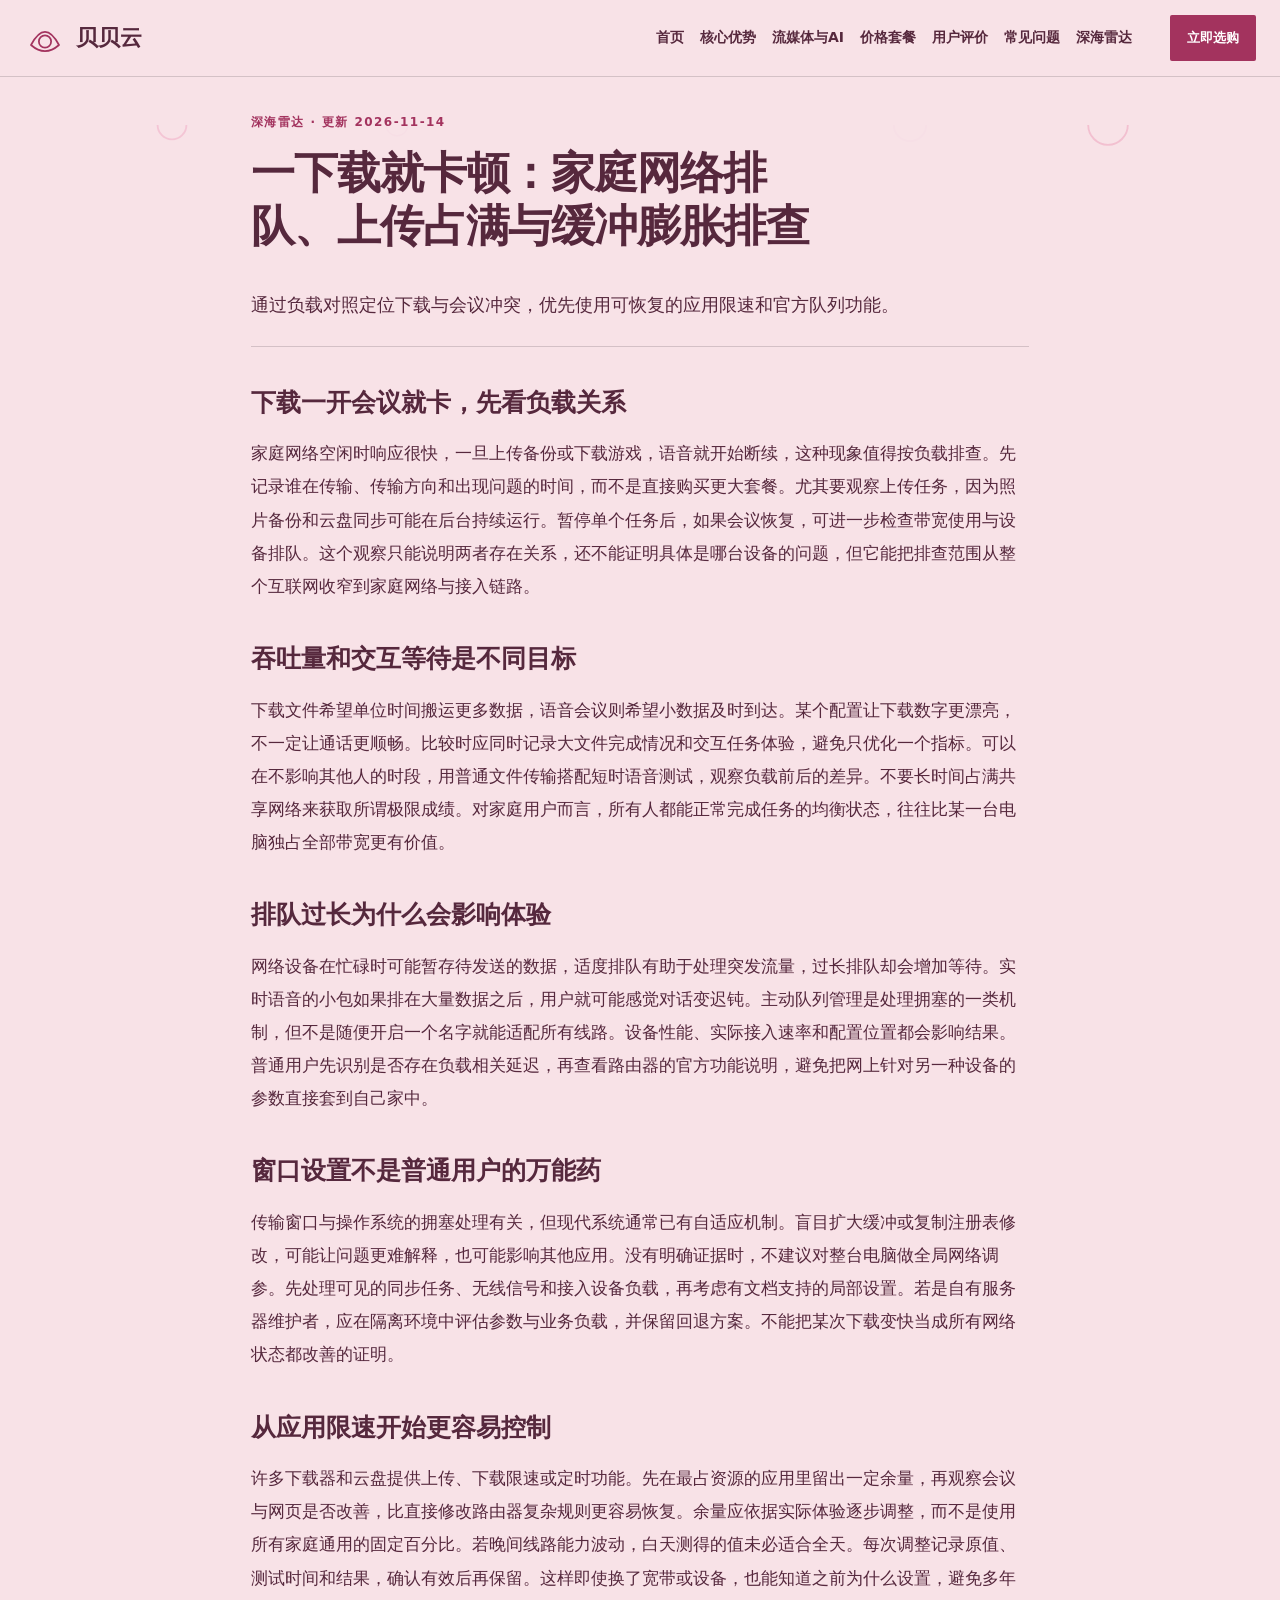
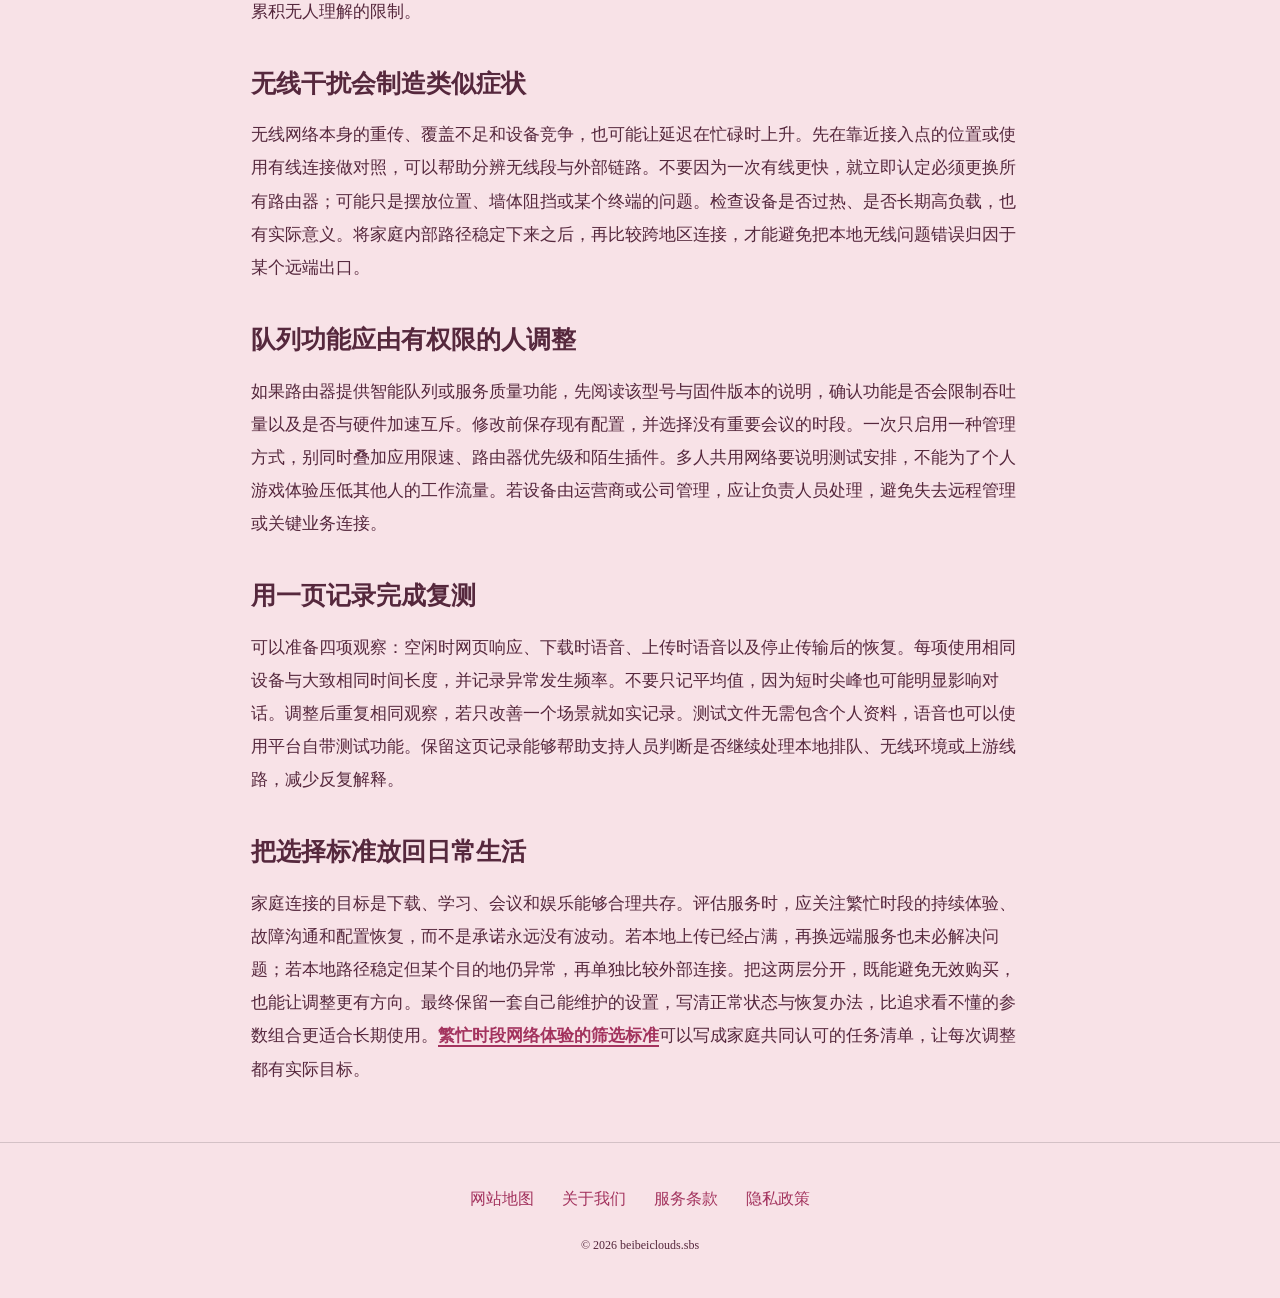
<file: beibei-tcp-window-scale-bufferbloat.html>
<!DOCTYPE html>
<html lang="zh-CN"><head><meta charset="UTF-8"><meta name="viewport" content="width=device-width,initial-scale=1"><title>一下载就卡顿：家庭网络排队、上传占满与缓冲膨胀排查｜贝贝云</title><meta name="description" content="通过负载对照定位下载与会议冲突，优先使用可恢复的应用限速和官方队列功能。"><meta name="keywords" content="贝贝云,一下载就卡顿：家庭网络排队、上传占满与缓冲膨胀排查,下载一开会议就卡，先看负载关系,网络使用指南"><link rel="canonical" href="https://beibeiclouds.sbs/beibei-tcp-window-scale-bufferbloat.html"><meta property="og:type" content="article"><meta property="og:title" content="一下载就卡顿：家庭网络排队、上传占满与缓冲膨胀排查｜贝贝云"><meta property="og:description" content="通过负载对照定位下载与会议冲突，优先使用可恢复的应用限速和官方队列功能。"><meta property="og:url" content="https://beibeiclouds.sbs/beibei-tcp-window-scale-bufferbloat.html"><meta property="og:image" content="https://beibeiclouds.sbs/share.png"><meta property="og:locale" content="zh_CN"><link rel="icon" href="favicon.svg" type="image/svg+xml"><link rel="stylesheet" href="style.css"><script defer src="menu.js"></script><script type="application/ld+json">{"@context": "https://schema.org", "@type": "Article", "name": "一下载就卡顿：家庭网络排队、上传占满与缓冲膨胀排查｜贝贝云", "url": "https://beibeiclouds.sbs/beibei-tcp-window-scale-bufferbloat.html", "description": "通过负载对照定位下载与会议冲突，优先使用可恢复的应用限速和官方队列功能。", "inLanguage": "zh-CN", "headline": "一下载就卡顿：家庭网络排队、上传占满与缓冲膨胀排查｜贝贝云", "dateModified": "2026-11-14", "image": "https://beibeiclouds.sbs/share.png"}</script></head><body class="site-2 hero-D review-2 faq-0 nav-0"><div class="site-art" aria-hidden="true"><svg width="100%" height="100%" viewBox="0 0 1440 800" preserveAspectRatio="xMidYMid slice" xmlns="http://www.w3.org/2000/svg">
    <style>
      @keyframes bubbleRise {
        0% { transform: translateY(800px) scale(0.7); opacity: 0; }
        20% { opacity: 0.5; }
        80% { opacity: 0.5; }
        100% { transform: translateY(-50px) scale(1.2); opacity: 0; }
      }
      .bubble-1 { animation: bubbleRise 11s ease-in infinite; }
      .bubble-2 { animation: bubbleRise 15s ease-in infinite 3s; }
      .bubble-3 { animation: bubbleRise 13s ease-in infinite 6s; }
      .bubble-4 { animation: bubbleRise 17s ease-in infinite 8s; }
    </style>
    <!-- Deep Sea Glowing Pearl Bubbles -->
    <circle cx="200" cy="0" r="16" fill="none" stroke="#ee8bb1" stroke-width="2" class="bubble-1" opacity="0.4" />
    <circle cx="204" cy="-4" r="4" fill="#fff" class="bubble-1" opacity="0.6" />

    <circle cx="1240" cy="0" r="22" fill="none" stroke="#e56f9c" stroke-width="2" class="bubble-2" opacity="0.35" />
    <circle cx="1245" cy="-6" r="6" fill="#e9636a" class="bubble-2" opacity="0.5" />

    <circle cx="450" cy="0" r="12" fill="none" stroke="#ee8bb1" stroke-width="1.5" class="bubble-3" opacity="0.4" />
    <circle cx="1020" cy="0" r="18" fill="none" stroke="#ee8bb1" stroke-width="2" class="bubble-4" opacity="0.3" />
  </svg></div><header class="site-header"><div class="nav-wrap"><a class="brand" href="index.html"><svg class="brand-mark" viewBox="0 0 48 48" aria-hidden="true"><path d="M8 32Q24 2 40 32Q24 46 8 32Z M17 28a7 7 0 1 0 14 0a7 7 0 1 0-14 0" fill="none" stroke="currentColor" stroke-width="2" stroke-linecap="round" stroke-linejoin="round"/></svg><span>贝贝云</span></a><nav id="site-menu" aria-label="主导航"><a href="index.html">首页</a><a href="index.html#features">核心优势</a><a href="index.html#streaming">流媒体与AI</a><a href="index.html#pricing">价格套餐</a><a href="index.html#testimonials">用户评价</a><a href="index.html#faq">常见问题</a><a href="abyss-radar.html">深海雷达</a></nav><div class="nav-actions"><a class="button compact" href="https://ww012.twilightaff.com/#/?code=A56DH1Af" target="_blank" rel="sponsored nofollow noopener">立即选购</a><button type="button" class="menu-toggle" aria-label="切换主导航菜单" aria-controls="site-menu" aria-expanded="false"><span></span><span></span></button></div></div></header><main class="site-main"><article class="article-page"><header><span class="eyebrow">深海雷达 · 更新 2026-11-14</span><h1>一下载就卡顿：家庭网络排队、上传占满与缓冲膨胀排查</h1><p class="lead">通过负载对照定位下载与会议冲突，优先使用可恢复的应用限速和官方队列功能。</p></header><div class="article-body"><h2>下载一开会议就卡，先看负载关系</h2><p>家庭网络空闲时响应很快，一旦上传备份或下载游戏，语音就开始断续，这种现象值得按负载排查。先记录谁在传输、传输方向和出现问题的时间，而不是直接购买更大套餐。尤其要观察上传任务，因为照片备份和云盘同步可能在后台持续运行。暂停单个任务后，如果会议恢复，可进一步检查带宽使用与设备排队。这个观察只能说明两者存在关系，还不能证明具体是哪台设备的问题，但它能把排查范围从整个互联网收窄到家庭网络与接入链路。</p><h2>吞吐量和交互等待是不同目标</h2><p>下载文件希望单位时间搬运更多数据，语音会议则希望小数据及时到达。某个配置让下载数字更漂亮，不一定让通话更顺畅。比较时应同时记录大文件完成情况和交互任务体验，避免只优化一个指标。可以在不影响其他人的时段，用普通文件传输搭配短时语音测试，观察负载前后的差异。不要长时间占满共享网络来获取所谓极限成绩。对家庭用户而言，所有人都能正常完成任务的均衡状态，往往比某一台电脑独占全部带宽更有价值。</p><h2>排队过长为什么会影响体验</h2><p>网络设备在忙碌时可能暂存待发送的数据，适度排队有助于处理突发流量，过长排队却会增加等待。实时语音的小包如果排在大量数据之后，用户就可能感觉对话变迟钝。主动队列管理是处理拥塞的一类机制，但不是随便开启一个名字就能适配所有线路。设备性能、实际接入速率和配置位置都会影响结果。普通用户先识别是否存在负载相关延迟，再查看路由器的官方功能说明，避免把网上针对另一种设备的参数直接套到自己家中。</p><h2>窗口设置不是普通用户的万能药</h2><p>传输窗口与操作系统的拥塞处理有关，但现代系统通常已有自适应机制。盲目扩大缓冲或复制注册表修改，可能让问题更难解释，也可能影响其他应用。没有明确证据时，不建议对整台电脑做全局网络调参。先处理可见的同步任务、无线信号和接入设备负载，再考虑有文档支持的局部设置。若是自有服务器维护者，应在隔离环境中评估参数与业务负载，并保留回退方案。不能把某次下载变快当成所有网络状态都改善的证明。</p><h2>从应用限速开始更容易控制</h2><p>许多下载器和云盘提供上传、下载限速或定时功能。先在最占资源的应用里留出一定余量，再观察会议与网页是否改善，比直接修改路由器复杂规则更容易恢复。余量应依据实际体验逐步调整，而不是使用所有家庭通用的固定百分比。若晚间线路能力波动，白天测得的值未必适合全天。每次调整记录原值、测试时间和结果，确认有效后再保留。这样即使换了宽带或设备，也能知道之前为什么设置，避免多年累积无人理解的限制。</p><h2>无线干扰会制造类似症状</h2><p>无线网络本身的重传、覆盖不足和设备竞争，也可能让延迟在忙碌时上升。先在靠近接入点的位置或使用有线连接做对照，可以帮助分辨无线段与外部链路。不要因为一次有线更快，就立即认定必须更换所有路由器；可能只是摆放位置、墙体阻挡或某个终端的问题。检查设备是否过热、是否长期高负载，也有实际意义。将家庭内部路径稳定下来之后，再比较跨地区连接，才能避免把本地无线问题错误归因于某个远端出口。</p><h2>队列功能应由有权限的人调整</h2><p>如果路由器提供智能队列或服务质量功能，先阅读该型号与固件版本的说明，确认功能是否会限制吞吐量以及是否与硬件加速互斥。修改前保存现有配置，并选择没有重要会议的时段。一次只启用一种管理方式，别同时叠加应用限速、路由器优先级和陌生插件。多人共用网络要说明测试安排，不能为了个人游戏体验压低其他人的工作流量。若设备由运营商或公司管理，应让负责人员处理，避免失去远程管理或关键业务连接。</p><h2>用一页记录完成复测</h2><p>可以准备四项观察：空闲时网页响应、下载时语音、上传时语音以及停止传输后的恢复。每项使用相同设备与大致相同时间长度，并记录异常发生频率。不要只记平均值，因为短时尖峰也可能明显影响对话。调整后重复相同观察，若只改善一个场景就如实记录。测试文件无需包含个人资料，语音也可以使用平台自带测试功能。保留这页记录能够帮助支持人员判断是否继续处理本地排队、无线环境或上游线路，减少反复解释。</p><h2>把选择标准放回日常生活</h2><p>家庭连接的目标是下载、学习、会议和娱乐能够合理共存。评估服务时，应关注繁忙时段的持续体验、故障沟通和配置恢复，而不是承诺永远没有波动。若本地上传已经占满，再换远端服务也未必解决问题；若本地路径稳定但某个目的地仍异常，再单独比较外部连接。把这两层分开，既能避免无效购买，也能让调整更有方向。最终保留一套自己能维护的设置，写清正常状态与恢复办法，比追求看不懂的参数组合更适合长期使用。<a href="https://dajichang.mom/" target="_blank" rel="noopener">繁忙时段网络体验的筛选标准</a>可以写成家庭共同认可的任务清单，让每次调整都有实际目标。</p></div></article></main><footer class="site-footer"><nav aria-label="页脚导航"><a href="sitemap.html">网站地图</a><a href="about.html">关于我们</a><a href="terms.html">服务条款</a><a href="privacy.html">隐私政策</a></nav><p>© 2026 beibeiclouds.sbs</p></footer></body></html>
</file>
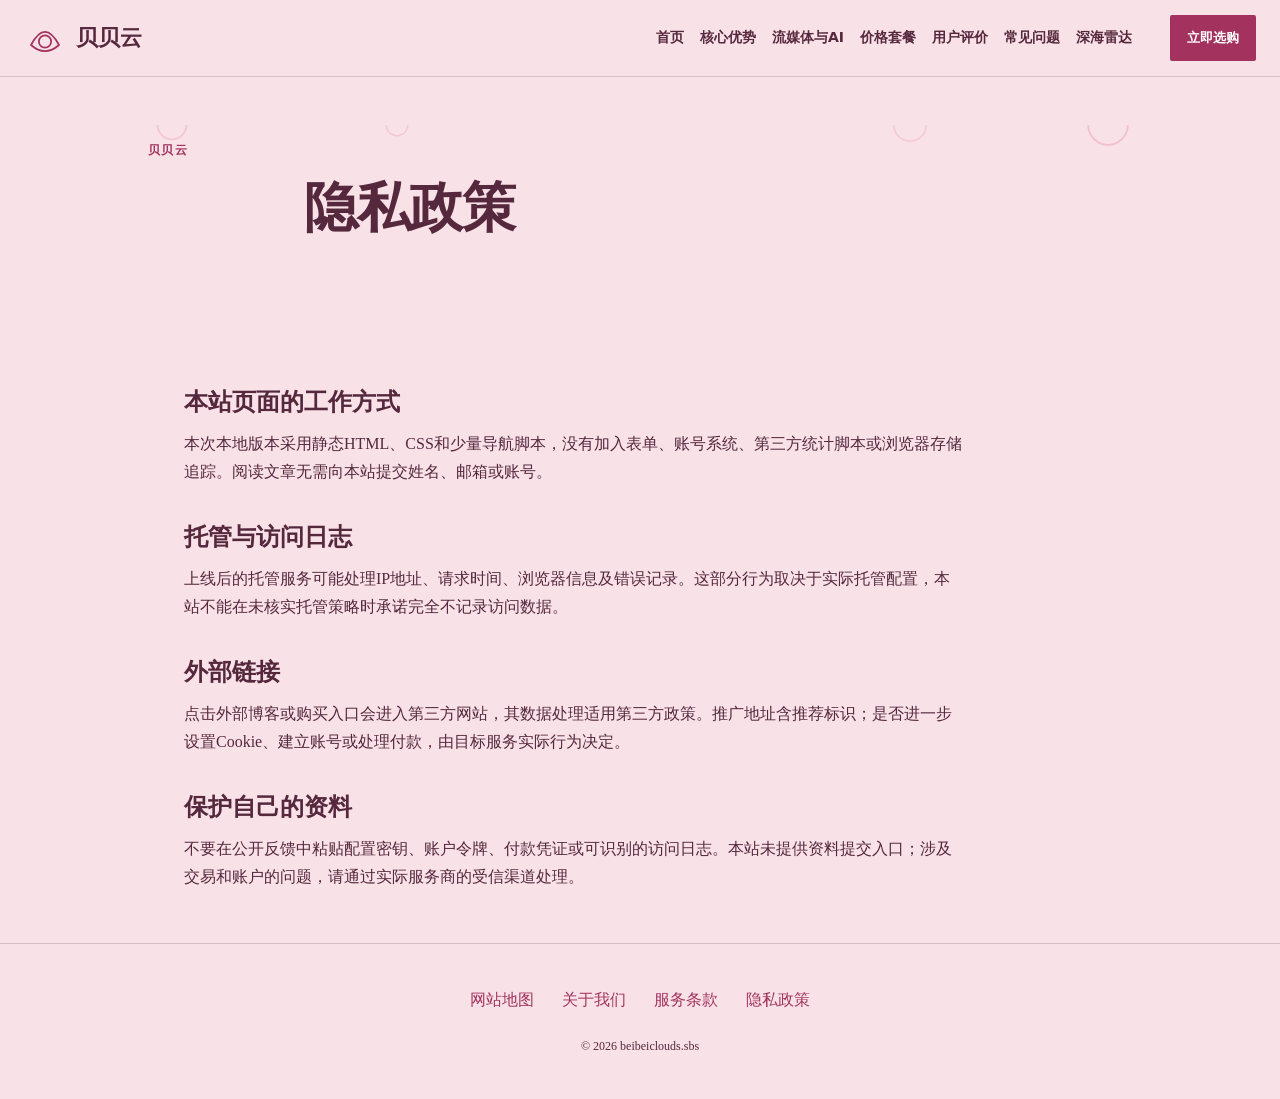
<file: privacy.html>
<!DOCTYPE html>
<html lang="zh-CN"><head><meta charset="UTF-8"><meta name="viewport" content="width=device-width,initial-scale=1"><title>隐私政策｜贝贝云·深海雷达</title><meta name="description" content="深海雷达的隐私政策：说明贝贝云资料整理、内容使用与第三方服务边界。"><meta name="keywords" content="贝贝云,隐私政策,深海雷达,网络使用指南"><link rel="canonical" href="https://beibeiclouds.sbs/privacy.html"><meta property="og:type" content="website"><meta property="og:title" content="隐私政策｜贝贝云·深海雷达"><meta property="og:description" content="深海雷达的隐私政策：说明贝贝云资料整理、内容使用与第三方服务边界。"><meta property="og:url" content="https://beibeiclouds.sbs/privacy.html"><meta property="og:image" content="https://beibeiclouds.sbs/share.png"><meta property="og:locale" content="zh_CN"><link rel="icon" href="favicon.svg" type="image/svg+xml"><link rel="stylesheet" href="style.css"><script defer src="menu.js"></script><script type="application/ld+json">{"@context": "https://schema.org", "@type": "WebPage", "name": "隐私政策｜贝贝云·深海雷达", "url": "https://beibeiclouds.sbs/privacy.html", "description": "深海雷达的隐私政策：说明贝贝云资料整理、内容使用与第三方服务边界。", "inLanguage": "zh-CN"}</script></head><body class="site-2 hero-D review-2 faq-0 nav-0"><div class="site-art" aria-hidden="true"><svg width="100%" height="100%" viewBox="0 0 1440 800" preserveAspectRatio="xMidYMid slice" xmlns="http://www.w3.org/2000/svg">
    <style>
      @keyframes bubbleRise {
        0% { transform: translateY(800px) scale(0.7); opacity: 0; }
        20% { opacity: 0.5; }
        80% { opacity: 0.5; }
        100% { transform: translateY(-50px) scale(1.2); opacity: 0; }
      }
      .bubble-1 { animation: bubbleRise 11s ease-in infinite; }
      .bubble-2 { animation: bubbleRise 15s ease-in infinite 3s; }
      .bubble-3 { animation: bubbleRise 13s ease-in infinite 6s; }
      .bubble-4 { animation: bubbleRise 17s ease-in infinite 8s; }
    </style>
    <!-- Deep Sea Glowing Pearl Bubbles -->
    <circle cx="200" cy="0" r="16" fill="none" stroke="#ee8bb1" stroke-width="2" class="bubble-1" opacity="0.4" />
    <circle cx="204" cy="-4" r="4" fill="#fff" class="bubble-1" opacity="0.6" />

    <circle cx="1240" cy="0" r="22" fill="none" stroke="#e56f9c" stroke-width="2" class="bubble-2" opacity="0.35" />
    <circle cx="1245" cy="-6" r="6" fill="#e9636a" class="bubble-2" opacity="0.5" />

    <circle cx="450" cy="0" r="12" fill="none" stroke="#ee8bb1" stroke-width="1.5" class="bubble-3" opacity="0.4" />
    <circle cx="1020" cy="0" r="18" fill="none" stroke="#ee8bb1" stroke-width="2" class="bubble-4" opacity="0.3" />
  </svg></div><header class="site-header"><div class="nav-wrap"><a class="brand" href="index.html"><svg class="brand-mark" viewBox="0 0 48 48" aria-hidden="true"><path d="M8 32Q24 2 40 32Q24 46 8 32Z M17 28a7 7 0 1 0 14 0a7 7 0 1 0-14 0" fill="none" stroke="currentColor" stroke-width="2" stroke-linecap="round" stroke-linejoin="round"/></svg><span>贝贝云</span></a><nav id="site-menu" aria-label="主导航"><a href="index.html">首页</a><a href="index.html#features">核心优势</a><a href="index.html#streaming">流媒体与AI</a><a href="index.html#pricing">价格套餐</a><a href="index.html#testimonials">用户评价</a><a href="index.html#faq">常见问题</a><a href="abyss-radar.html">深海雷达</a></nav><div class="nav-actions"><a class="button compact" href="https://ww012.twilightaff.com/#/?code=A56DH1Af" target="_blank" rel="sponsored nofollow noopener">立即选购</a><button type="button" class="menu-toggle" aria-label="切换主导航菜单" aria-controls="site-menu" aria-expanded="false"><span></span><span></span></button></div></div></header><main class="site-main"><header class="page-heading"><span class="eyebrow">贝贝云</span><h1>隐私政策</h1></header><div class="prose"><h2>本站页面的工作方式</h2><p>本次本地版本采用静态HTML、CSS和少量导航脚本，没有加入表单、账号系统、第三方统计脚本或浏览器存储追踪。阅读文章无需向本站提交姓名、邮箱或账号。</p><h2>托管与访问日志</h2><p>上线后的托管服务可能处理IP地址、请求时间、浏览器信息及错误记录。这部分行为取决于实际托管配置，本站不能在未核实托管策略时承诺完全不记录访问数据。</p><h2>外部链接</h2><p>点击外部博客或购买入口会进入第三方网站，其数据处理适用第三方政策。推广地址含推荐标识；是否进一步设置Cookie、建立账号或处理付款，由目标服务实际行为决定。</p><h2>保护自己的资料</h2><p>不要在公开反馈中粘贴配置密钥、账户令牌、付款凭证或可识别的访问日志。本站未提供资料提交入口；涉及交易和账户的问题，请通过实际服务商的受信渠道处理。</p></div></main><footer class="site-footer"><nav aria-label="页脚导航"><a href="sitemap.html">网站地图</a><a href="about.html">关于我们</a><a href="terms.html">服务条款</a><a href="privacy.html">隐私政策</a></nav><p>© 2026 beibeiclouds.sbs</p></footer></body></html>
</file>
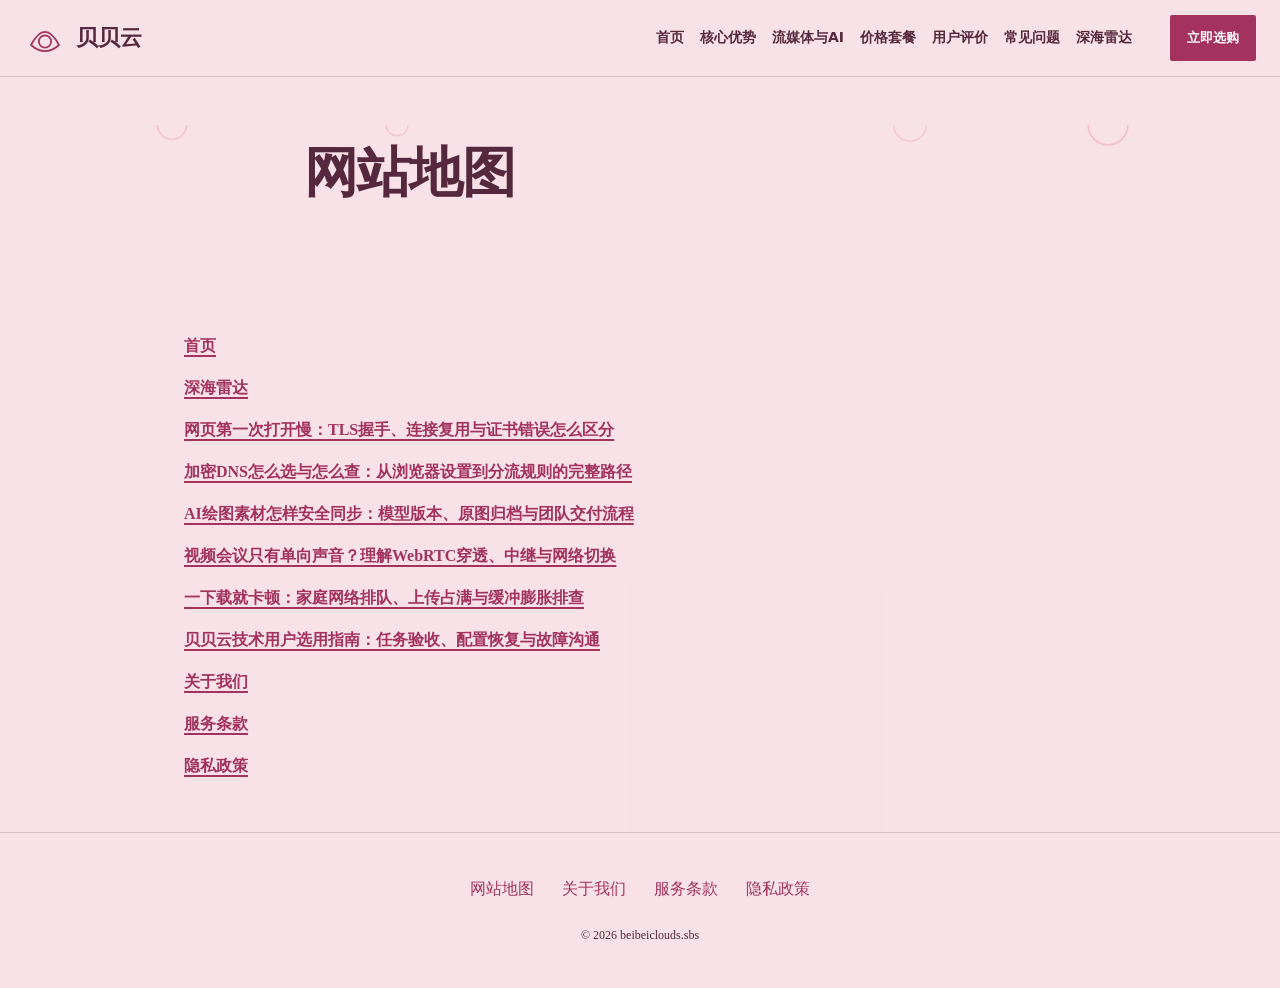
<file: sitemap.html>
<!DOCTYPE html>
<html lang="zh-CN"><head><meta charset="UTF-8"><meta name="viewport" content="width=device-width,initial-scale=1"><title>网站地图｜贝贝云·深海雷达</title><meta name="description" content="深海雷达及贝贝云资料站的首页、六篇专题文章与辅助说明入口。"><meta name="keywords" content="贝贝云,网站地图,深海雷达,网络使用指南"><link rel="canonical" href="https://beibeiclouds.sbs/sitemap.html"><meta property="og:type" content="website"><meta property="og:title" content="网站地图｜贝贝云·深海雷达"><meta property="og:description" content="深海雷达及贝贝云资料站的首页、六篇专题文章与辅助说明入口。"><meta property="og:url" content="https://beibeiclouds.sbs/sitemap.html"><meta property="og:image" content="https://beibeiclouds.sbs/share.png"><meta property="og:locale" content="zh_CN"><link rel="icon" href="favicon.svg" type="image/svg+xml"><link rel="stylesheet" href="style.css"><script defer src="menu.js"></script><script type="application/ld+json">{"@context": "https://schema.org", "@type": "WebPage", "name": "网站地图｜贝贝云·深海雷达", "url": "https://beibeiclouds.sbs/sitemap.html", "description": "深海雷达及贝贝云资料站的首页、六篇专题文章与辅助说明入口。", "inLanguage": "zh-CN"}</script></head><body class="site-2 hero-D review-2 faq-0 nav-0"><div class="site-art" aria-hidden="true"><svg width="100%" height="100%" viewBox="0 0 1440 800" preserveAspectRatio="xMidYMid slice" xmlns="http://www.w3.org/2000/svg">
    <style>
      @keyframes bubbleRise {
        0% { transform: translateY(800px) scale(0.7); opacity: 0; }
        20% { opacity: 0.5; }
        80% { opacity: 0.5; }
        100% { transform: translateY(-50px) scale(1.2); opacity: 0; }
      }
      .bubble-1 { animation: bubbleRise 11s ease-in infinite; }
      .bubble-2 { animation: bubbleRise 15s ease-in infinite 3s; }
      .bubble-3 { animation: bubbleRise 13s ease-in infinite 6s; }
      .bubble-4 { animation: bubbleRise 17s ease-in infinite 8s; }
    </style>
    <!-- Deep Sea Glowing Pearl Bubbles -->
    <circle cx="200" cy="0" r="16" fill="none" stroke="#ee8bb1" stroke-width="2" class="bubble-1" opacity="0.4" />
    <circle cx="204" cy="-4" r="4" fill="#fff" class="bubble-1" opacity="0.6" />

    <circle cx="1240" cy="0" r="22" fill="none" stroke="#e56f9c" stroke-width="2" class="bubble-2" opacity="0.35" />
    <circle cx="1245" cy="-6" r="6" fill="#e9636a" class="bubble-2" opacity="0.5" />

    <circle cx="450" cy="0" r="12" fill="none" stroke="#ee8bb1" stroke-width="1.5" class="bubble-3" opacity="0.4" />
    <circle cx="1020" cy="0" r="18" fill="none" stroke="#ee8bb1" stroke-width="2" class="bubble-4" opacity="0.3" />
  </svg></div><header class="site-header"><div class="nav-wrap"><a class="brand" href="index.html"><svg class="brand-mark" viewBox="0 0 48 48" aria-hidden="true"><path d="M8 32Q24 2 40 32Q24 46 8 32Z M17 28a7 7 0 1 0 14 0a7 7 0 1 0-14 0" fill="none" stroke="currentColor" stroke-width="2" stroke-linecap="round" stroke-linejoin="round"/></svg><span>贝贝云</span></a><nav id="site-menu" aria-label="主导航"><a href="index.html">首页</a><a href="index.html#features">核心优势</a><a href="index.html#streaming">流媒体与AI</a><a href="index.html#pricing">价格套餐</a><a href="index.html#testimonials">用户评价</a><a href="index.html#faq">常见问题</a><a href="abyss-radar.html">深海雷达</a></nav><div class="nav-actions"><a class="button compact" href="https://ww012.twilightaff.com/#/?code=A56DH1Af" target="_blank" rel="sponsored nofollow noopener">立即选购</a><button type="button" class="menu-toggle" aria-label="切换主导航菜单" aria-controls="site-menu" aria-expanded="false"><span></span><span></span></button></div></div></header><main class="site-main"><header class="page-heading"><h1>网站地图</h1></header><div class="prose"><ul class="map-links"><li><a href="index.html">首页</a></li><li><a href="abyss-radar.html">深海雷达</a></li><li><a href="beibei-cryptographic-handshake-overhead.html">网页第一次打开慢：TLS握手、连接复用与证书错误怎么区分</a></li><li><a href="beibei-dns-hijacking-doh-dot-defense.html">加密DNS怎么选与怎么查：从浏览器设置到分流规则的完整路径</a></li><li><a href="beibei-midjourney-sd-asset-cloud-sync.html">AI绘图素材怎样安全同步：模型版本、原图归档与团队交付流程</a></li><li><a href="beibei-nat-traversal-p2p-webrtc.html">视频会议只有单向声音？理解WebRTC穿透、中继与网络切换</a></li><li><a href="beibei-tcp-window-scale-bufferbloat.html">一下载就卡顿：家庭网络排队、上传占满与缓冲膨胀排查</a></li><li><a href="beibei-distributed-gateway-healthcheck.html">贝贝云技术用户选用指南：任务验收、配置恢复与故障沟通</a></li><li><a href="about.html">关于我们</a></li><li><a href="terms.html">服务条款</a></li><li><a href="privacy.html">隐私政策</a></li></ul></div></main><footer class="site-footer"><nav aria-label="页脚导航"><a href="sitemap.html">网站地图</a><a href="about.html">关于我们</a><a href="terms.html">服务条款</a><a href="privacy.html">隐私政策</a></nav><p>© 2026 beibeiclouds.sbs</p></footer></body></html>
</file>
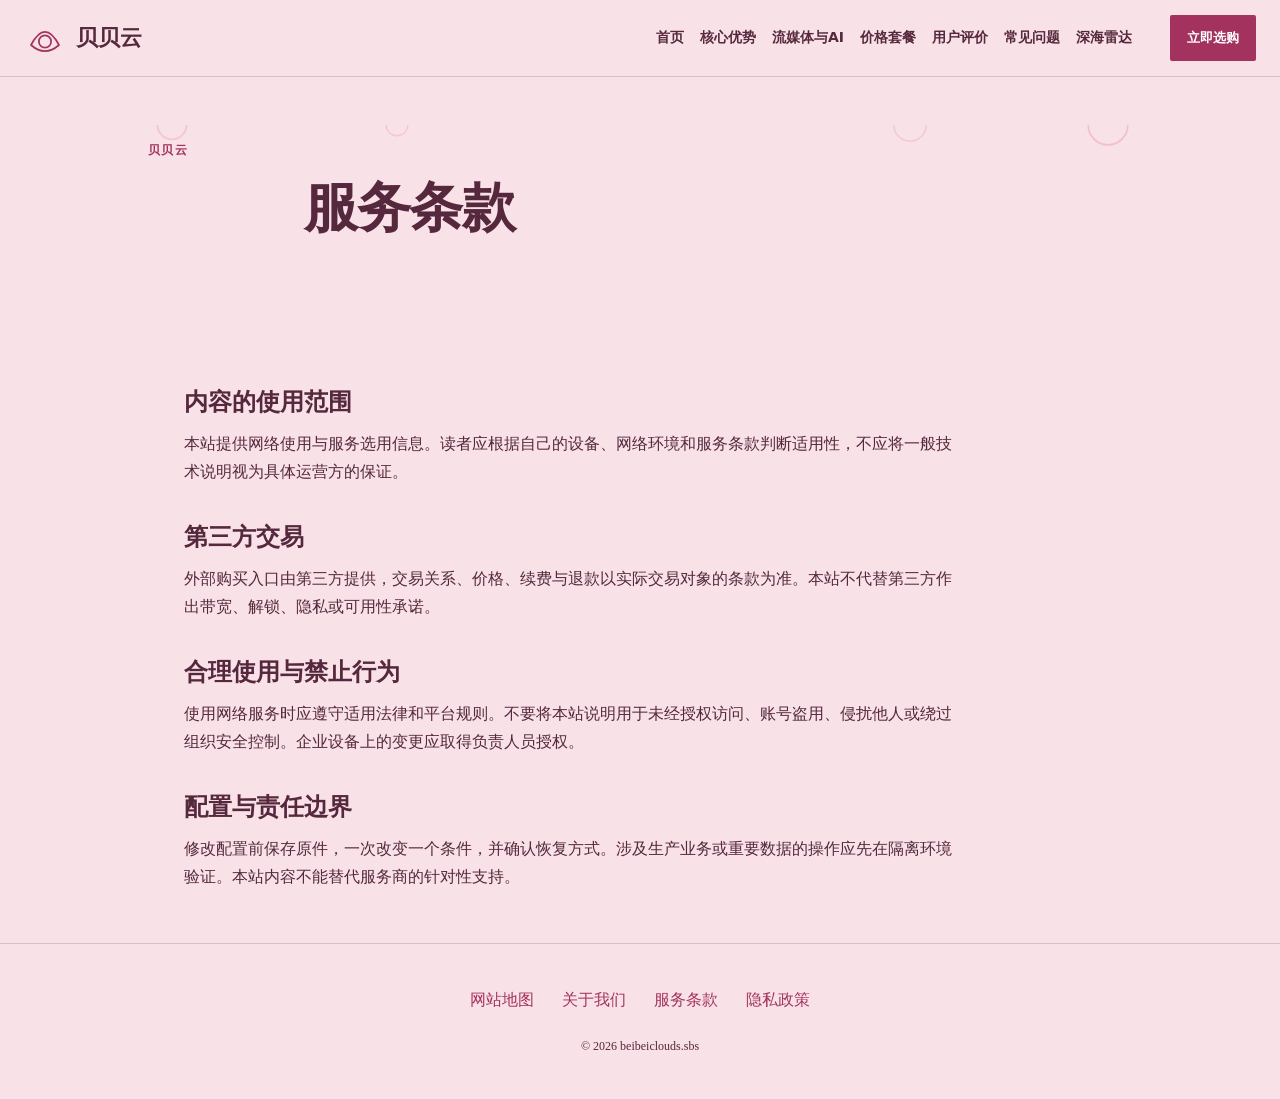
<file: terms.html>
<!DOCTYPE html>
<html lang="zh-CN"><head><meta charset="UTF-8"><meta name="viewport" content="width=device-width,initial-scale=1"><title>服务条款｜贝贝云·深海雷达</title><meta name="description" content="深海雷达的服务条款：说明贝贝云资料整理、内容使用与第三方服务边界。"><meta name="keywords" content="贝贝云,服务条款,深海雷达,网络使用指南"><link rel="canonical" href="https://beibeiclouds.sbs/terms.html"><meta property="og:type" content="website"><meta property="og:title" content="服务条款｜贝贝云·深海雷达"><meta property="og:description" content="深海雷达的服务条款：说明贝贝云资料整理、内容使用与第三方服务边界。"><meta property="og:url" content="https://beibeiclouds.sbs/terms.html"><meta property="og:image" content="https://beibeiclouds.sbs/share.png"><meta property="og:locale" content="zh_CN"><link rel="icon" href="favicon.svg" type="image/svg+xml"><link rel="stylesheet" href="style.css"><script defer src="menu.js"></script><script type="application/ld+json">{"@context": "https://schema.org", "@type": "WebPage", "name": "服务条款｜贝贝云·深海雷达", "url": "https://beibeiclouds.sbs/terms.html", "description": "深海雷达的服务条款：说明贝贝云资料整理、内容使用与第三方服务边界。", "inLanguage": "zh-CN"}</script></head><body class="site-2 hero-D review-2 faq-0 nav-0"><div class="site-art" aria-hidden="true"><svg width="100%" height="100%" viewBox="0 0 1440 800" preserveAspectRatio="xMidYMid slice" xmlns="http://www.w3.org/2000/svg">
    <style>
      @keyframes bubbleRise {
        0% { transform: translateY(800px) scale(0.7); opacity: 0; }
        20% { opacity: 0.5; }
        80% { opacity: 0.5; }
        100% { transform: translateY(-50px) scale(1.2); opacity: 0; }
      }
      .bubble-1 { animation: bubbleRise 11s ease-in infinite; }
      .bubble-2 { animation: bubbleRise 15s ease-in infinite 3s; }
      .bubble-3 { animation: bubbleRise 13s ease-in infinite 6s; }
      .bubble-4 { animation: bubbleRise 17s ease-in infinite 8s; }
    </style>
    <!-- Deep Sea Glowing Pearl Bubbles -->
    <circle cx="200" cy="0" r="16" fill="none" stroke="#ee8bb1" stroke-width="2" class="bubble-1" opacity="0.4" />
    <circle cx="204" cy="-4" r="4" fill="#fff" class="bubble-1" opacity="0.6" />

    <circle cx="1240" cy="0" r="22" fill="none" stroke="#e56f9c" stroke-width="2" class="bubble-2" opacity="0.35" />
    <circle cx="1245" cy="-6" r="6" fill="#e9636a" class="bubble-2" opacity="0.5" />

    <circle cx="450" cy="0" r="12" fill="none" stroke="#ee8bb1" stroke-width="1.5" class="bubble-3" opacity="0.4" />
    <circle cx="1020" cy="0" r="18" fill="none" stroke="#ee8bb1" stroke-width="2" class="bubble-4" opacity="0.3" />
  </svg></div><header class="site-header"><div class="nav-wrap"><a class="brand" href="index.html"><svg class="brand-mark" viewBox="0 0 48 48" aria-hidden="true"><path d="M8 32Q24 2 40 32Q24 46 8 32Z M17 28a7 7 0 1 0 14 0a7 7 0 1 0-14 0" fill="none" stroke="currentColor" stroke-width="2" stroke-linecap="round" stroke-linejoin="round"/></svg><span>贝贝云</span></a><nav id="site-menu" aria-label="主导航"><a href="index.html">首页</a><a href="index.html#features">核心优势</a><a href="index.html#streaming">流媒体与AI</a><a href="index.html#pricing">价格套餐</a><a href="index.html#testimonials">用户评价</a><a href="index.html#faq">常见问题</a><a href="abyss-radar.html">深海雷达</a></nav><div class="nav-actions"><a class="button compact" href="https://ww012.twilightaff.com/#/?code=A56DH1Af" target="_blank" rel="sponsored nofollow noopener">立即选购</a><button type="button" class="menu-toggle" aria-label="切换主导航菜单" aria-controls="site-menu" aria-expanded="false"><span></span><span></span></button></div></div></header><main class="site-main"><header class="page-heading"><span class="eyebrow">贝贝云</span><h1>服务条款</h1></header><div class="prose"><h2>内容的使用范围</h2><p>本站提供网络使用与服务选用信息。读者应根据自己的设备、网络环境和服务条款判断适用性，不应将一般技术说明视为具体运营方的保证。</p><h2>第三方交易</h2><p>外部购买入口由第三方提供，交易关系、价格、续费与退款以实际交易对象的条款为准。本站不代替第三方作出带宽、解锁、隐私或可用性承诺。</p><h2>合理使用与禁止行为</h2><p>使用网络服务时应遵守适用法律和平台规则。不要将本站说明用于未经授权访问、账号盗用、侵扰他人或绕过组织安全控制。企业设备上的变更应取得负责人员授权。</p><h2>配置与责任边界</h2><p>修改配置前保存原件，一次改变一个条件，并确认恢复方式。涉及生产业务或重要数据的操作应先在隔离环境验证。本站内容不能替代服务商的针对性支持。</p></div></main><footer class="site-footer"><nav aria-label="页脚导航"><a href="sitemap.html">网站地图</a><a href="about.html">关于我们</a><a href="terms.html">服务条款</a><a href="privacy.html">隐私政策</a></nav><p>© 2026 beibeiclouds.sbs</p></footer></body></html>
</file>
<file: style.css>
:root{--bg:#f8e2e7;--ink:#56283d;--accent:#a3335e;--panel:#ffffff70;--line:#00000025;--button-ink:#ffffff;--font:Georgia,"Noto Serif SC","Songti SC",SimSun,serif;--width:1040px;--radius:2px;}
*{box-sizing:border-box}html{scroll-behavior:smooth}body{margin:0;background:var(--bg);color:var(--ink);font-family:var(--font);line-height:1.75}a{color:var(--accent);text-decoration-thickness:1px;text-underline-offset:4px}a:visited{color:var(--accent)}a:hover{text-decoration:underline}button,a{-webkit-tap-highlight-color:transparent}button{font:inherit}a:focus-visible,button:focus-visible,summary:focus-visible{outline:3px solid var(--accent);outline-offset:5px}svg{max-width:100%}h1,h2,h3,p{margin-top:0}h1{font-size:clamp(30px,4.2vw,58px);line-height:1.2;letter-spacing:-.025em;max-width:19ch}h2{font-size:clamp(25px,3vw,38px);line-height:1.3;margin-bottom:12px}h3{font-size:19px;line-height:1.5}p{overflow-wrap:anywhere}img{max-width:100%;height:auto}.site-header{position:sticky;top:0;z-index:20;background:var(--bg);border-bottom:1px solid var(--line)}.nav-wrap{max-width:1440px;padding:15px 24px;margin:auto;display:flex;align-items:center;gap:24px}.brand{color:var(--ink)!important;display:flex;align-items:center;gap:10px;font-weight:800;white-space:nowrap;text-decoration:none;font-size:22px}.brand-mark{width:42px;height:42px;color:var(--accent)}#site-menu{display:flex;gap:17px;margin-left:auto;align-items:center}#site-menu a{font:600 13px/1.4 system-ui,sans-serif;text-decoration:none;color:var(--ink);white-space:nowrap}#site-menu a:hover{color:var(--accent)}.nav-actions{display:flex;align-items:center;gap:10px;margin-left:auto}.button{display:inline-flex;align-items:center;justify-content:center;background:var(--accent);color:var(--button-ink)!important;padding:13px 24px;border-radius:var(--radius);font:700 15px/1.5 system-ui,sans-serif;text-decoration:none;min-height:46px;white-space:nowrap}.button:hover{filter:brightness(.94);text-decoration:none}.compact{font-size:13px;padding:10px 17px}.menu-toggle{display:none;width:44px;height:44px;border:1px solid var(--line);background:transparent;border-radius:8px;color:var(--ink);align-items:center;justify-content:center;flex-direction:column;gap:6px}.menu-toggle span{display:block;width:20px;height:2px;background:currentColor}.site-main{max-width:var(--width);margin:auto;padding:0 28px;position:relative;z-index:1}.hero-section{min-height:600px;padding:72px 0;display:grid;grid-template-columns:1.1fr .9fr;gap:52px;align-items:center}.hero-intro{font-size:18px;max-width:40em}.eyebrow{display:block;color:var(--accent);font:700 12px/1.6 system-ui,sans-serif;letter-spacing:.12em;margin-bottom:16px}.hero-actions{display:flex;gap:24px;align-items:center;flex-wrap:wrap;margin-top:30px}.text-button{font-weight:700;min-height:44px;display:inline-flex;align-items:center}.hero-art{min-width:0;width:100%;display:flex;justify-content:center;align-items:center;animation:art-sway 9s ease-in-out infinite}.hero-art>svg{width:100%;height:auto!important;aspect-ratio:13/11;max-height:460px!important}.hero-A .hero-art{grid-column:1;grid-row:1}.hero-A .hero-copy{grid-column:2}.hero-C .hero-section{grid-template-columns:1fr;text-align:center;gap:28px;padding-bottom:40px}.hero-C h1,.hero-C .hero-intro{margin-left:auto;margin-right:auto}.hero-C .hero-actions{justify-content:center}.hero-C .hero-art{width:min(660px,100%);margin:auto}.hero-D .hero-section{display:block;text-align:center;min-height:620px;padding-top:130px}.hero-D h1,.hero-D .hero-intro{margin-left:auto;margin-right:auto}.hero-D .hero-actions{justify-content:center}.hero-D .hero-section>.hero-art{display:none}.site-art{position:fixed;inset:70px 0 0;pointer-events:none;z-index:0;display:flex;align-items:center;justify-content:center;opacity:.15;animation:art-sway 12s ease-in-out infinite}.site-art>svg{width:85vw;height:80vh!important;max-height:none!important}.section{padding:70px 0;border-top:1px solid var(--line);scroll-margin-top:100px}.section-heading{margin-bottom:32px}.section-intro{max-width:750px;margin-bottom:26px}.features{display:grid;gap:24px}.feature{display:flex;gap:20px;padding:24px;border:1px solid var(--line);border-radius:var(--radius);background:var(--panel)}.feature>svg{width:46px;height:46px;flex-shrink:0;color:var(--accent)}.feature p{margin-bottom:0}.features.tiles{grid-template-columns:repeat(2,minmax(0,1fr))}.features.rail{grid-template-columns:repeat(4,minmax(0,1fr))}.features.rail .feature{display:block;padding:22px 18px}.features.rail .feature svg{margin-bottom:14px}.features.list .feature{border-width:0 0 1px;border-radius:0;background:transparent}.features.list{grid-template-columns:1fr}.features.list .feature>div{display:grid;grid-template-columns:220px 1fr;gap:28px}.use-cases{display:grid;gap:24px}.use-cases.columns{grid-template-columns:repeat(3,minmax(0,1fr))}.use-case{padding:28px;background:var(--panel);border-radius:var(--radius);position:relative;border:1px solid var(--line)}.use-cases.rows .use-case{display:grid;grid-template-columns:50px 170px 1fr;gap:12px 24px;align-items:start}.use-cases.rows .use-case>p:not(.platforms),.use-cases.rows .status{grid-column:3}.use-cases.steps .use-case:nth-child(2){margin-left:7%}.use-cases.steps .use-case:nth-child(3){margin-left:14%}.item-no,.review-mark{color:var(--accent);font-size:26px;font-weight:700}.platforms{font-size:14px;color:var(--accent)}.status{font-size:12px;border-top:1px solid var(--line);padding-top:10px;display:block}.plans{display:grid;gap:22px}.plans.cards{grid-template-columns:repeat(3,minmax(0,1fr))}.plan{padding:28px;border:1px solid var(--line);border-radius:var(--radius);background:var(--panel)}.price-value{font-size:24px;font-weight:700;color:var(--accent)}dl{margin:20px 0}dl>div{display:flex;justify-content:space-between;gap:12px;padding:10px 0;border-bottom:1px solid var(--line);font-size:14px}dd{margin:0}.plans.table .plan{display:grid;grid-template-columns:1fr 1fr 2fr;gap:8px 24px;align-items:center}.plans.table .plan>h3{grid-column:1}.plans.table .price-value{grid-column:2;grid-row:1/3}.plans.table dl{grid-column:3;grid-row:1/4;margin:0}.plans.table .small{grid-column:1/3}.small{font-size:12px;opacity:.8}.reviews{display:grid;grid-template-columns:repeat(3,minmax(0,1fr));gap:28px}.review{padding:28px 0;border-top:3px solid var(--accent)}.review h3{margin-top:16px}.faq-list{max-width:900px}.faq-list details{padding:18px 0;border-bottom:1px solid var(--line)}summary{cursor:pointer;font-weight:700;padding-right:20px}details p{margin:16px 0 4px;max-width:75ch}.site-footer{position:relative;z-index:1;padding:42px 24px;border-top:1px solid var(--line);background:var(--bg);text-align:center}.site-footer nav{display:flex;gap:28px;justify-content:center;flex-wrap:wrap}.site-footer p{font-size:12px;margin:22px 0 0}.page-heading{padding:64px 0 38px}.page-heading h1{max-width:25ch}.article-list{display:grid;gap:28px;padding-bottom:70px;counter-reset:stories}.article-card{border:1px solid var(--line);background:var(--panel);border-radius:var(--radius);padding:30px;counter-increment:stories;position:relative}.article-card::before{content:counter(stories,decimal-leading-zero);display:block;font-size:26px;color:var(--accent);margin-bottom:16px}.article-card h2{font-size:23px}.article-card p{margin-bottom:20px}.article-list.split{grid-template-columns:repeat(2,minmax(0,1fr))}.article-list.stack{grid-template-columns:1fr}.article-list.stack .article-card{display:grid;grid-template-columns:64px 1fr 1fr;gap:20px}.article-list.stack .article-card a{grid-column:2}.article-list.mosaic{grid-template-columns:repeat(3,minmax(0,1fr))}.article-list.mosaic .article-card:first-child{grid-column:span 2}.article-page{max-width:850px;margin:auto;padding:56px 0 80px}.article-page h1{max-width:100%;font-size:clamp(28px,3.5vw,44px)}.article-page .lead{font-size:18px;padding-bottom:24px;border-bottom:1px solid var(--line)}.article-body h2{font-size:25px;margin:40px 0 18px}.article-body p{font-size:17px;line-height:1.95;margin-bottom:20px}.article-body a,.article-body a:visited{color:var(--accent);font-weight:700}.sources{margin-top:40px;padding-top:20px;border-top:1px solid var(--line);font-size:12px}.sources p{overflow-wrap:anywhere}.prose{max-width:850px;padding-bottom:60px}.prose h2{font-size:24px;margin-top:36px}.map-links{list-style:none;padding:0;display:grid;gap:14px}.site-0 .section-heading,.site-6 .section-heading,.site-12 .section-heading{border-left:5px solid var(--accent);padding-left:22px}.site-1 .section-heading,.site-7 .section-heading,.site-13 .section-heading{text-align:center}.site-2 .section-heading,.site-8 .section-heading,.site-14 .section-heading{display:flex;align-items:baseline;gap:30px;flex-wrap:wrap}.site-3 .section,.site-9 .section,.site-15 .section{border-top-width:3px}.site-4 .feature,.site-10 .feature,.site-16 .feature{border-inline-start:5px solid var(--accent)}.site-5 .use-case,.site-11 .use-case,.site-17 .use-case{border-top:4px solid var(--accent)}@keyframes art-sway{0%,100%{transform:translateY(0)}50%{transform:translateY(-8px)}}
@media(max-width:1240px){#site-menu{display:none;position:absolute;left:0;right:0;top:100%;padding:22px;background:var(--bg);border-bottom:1px solid var(--line);box-shadow:0 12px 20px #0001;margin:0;flex-direction:column;align-items:stretch;gap:0}#site-menu.is-open{display:flex}#site-menu a{padding:12px}.menu-toggle{display:flex}.features.rail{grid-template-columns:repeat(2,minmax(0,1fr))}.nav-wrap{position:relative}.nav-actions{margin-left:auto}}
@media(max-width:768px){.site-main{padding:0 22px}.hero-section,.hero-A .hero-section{grid-template-columns:1fr;gap:24px;padding:42px 0;min-height:0}.hero-A .hero-copy,.hero-A .hero-art{grid-column:auto;grid-row:auto}.hero-A .hero-copy{order:0}.hero-A .hero-art{order:1}.hero-art>svg{max-height:340px!important}.hero-D .hero-section{padding:75px 0;min-height:520px}.hero-intro{font-size:16px}.hero-copy h1{max-width:21ch}.section{padding:48px 0}.features.tiles,.features.rail,.use-cases.columns,.plans.cards,.reviews,.article-list.split,.article-list.mosaic{grid-template-columns:1fr}.features.list .feature>div{display:block}.features.rail .feature{display:flex}.use-cases.rows .use-case{display:block}.use-cases.steps .use-case:nth-child(n){margin-left:0}.plans.table .plan{display:block}.article-list.mosaic .article-card:first-child{grid-column:auto}.article-list.stack .article-card{display:block}.page-heading{padding-top:40px}.article-page{padding-top:38px}.article-body p{font-size:16px}.nav-wrap{padding:12px 16px;gap:12px}.brand{font-size:19px;gap:7px}.brand-mark{width:32px;height:32px}.compact{padding:10px 12px;font-size:12px}.site-footer nav{gap:14px 24px}.site-art{opacity:.09}.section-heading{display:block!important}}
@media(max-width:360px){.site-main{padding:0 16px}.nav-wrap{padding:10px 12px}.brand-mark{width:28px}.brand{font-size:17px}.nav-actions{gap:7px}.compact{padding:9px}.menu-toggle{width:38px;height:40px}.hero-actions{gap:18px}.feature,.plan,.use-case,.article-card{padding:21px}.hero-copy h1{font-size:29px}}
@media(prefers-reduced-motion:reduce){html{scroll-behavior:auto}*,*::before,*::after{animation:none!important;transition:none!important}}

.review-1 .reviews{grid-template-columns:1fr}.review-1 .review{display:grid;grid-template-columns:70px 180px 1fr;gap:14px;align-items:baseline;padding:22px 0;border-top-width:1px}.review-1 .review h3{margin:0}.review-1 .review .small{grid-column:3}.review-2 .reviews{grid-template-columns:1.3fr 1fr}.review-2 .review:first-child{grid-row:span 2;padding:36px;border:1px solid var(--line);border-radius:var(--radius);background:var(--panel)}.faq-1 .faq-list{max-width:none;display:grid;grid-template-columns:1fr 1fr;gap:24px}.faq-1 details:last-child{grid-column:span 2}.faq-2 .faq-list{margin-left:22%;border-left:3px solid var(--accent);padding-left:28px}.site-0 .hero-section{grid-template-columns:1.25fr .75fr}.site-1 .hero-section{grid-template-columns:1.1fr 1fr}.site-4 .hero-section{gap:90px}.site-5 .hero-copy{border-left:3px solid var(--accent);padding-left:30px}.site-6 .hero-art{border:1px solid var(--line);border-radius:50%;padding:25px}.site-7 .hero-section{padding-top:52px}.site-7 .hero-art{max-width:520px}.site-9 h1{font-size:clamp(32px,4.8vw,65px)}.site-10 .hero-section{grid-template-columns:.8fr 1.2fr}.site-11 .hero-copy{max-width:900px;margin:auto}.site-13 .hero-art{max-width:570px}.site-14 .hero-copy{border-bottom:4px solid var(--accent);padding-bottom:32px}.site-15 h1{font-weight:500;letter-spacing:-.04em}.site-17 .hero-section{gap:80px}.site-art{opacity:.3}.hero-D .article-page,.hero-D .prose{background:color-mix(in srgb,var(--bg) 88%,transparent);padding:36px}.hero-D .hero-copy{position:relative}.hero-D .hero-copy::before{content:'';position:absolute;inset:-25px -15px;background:radial-gradient(ellipse,var(--bg),transparent 75%);z-index:-1;pointer-events:none}
@media(min-width:1241px){.nav-1 .nav-wrap{display:grid;grid-template-columns:1fr auto 1fr;gap:10px 30px}.nav-1 .brand{grid-column:2;grid-row:1;justify-content:center}.nav-1 .nav-actions{grid-column:3;grid-row:1}.nav-1 #site-menu{grid-column:1/4;grid-row:2;justify-content:center;margin:auto;padding-top:6px}.nav-1 .section{scroll-margin-top:160px}.nav-2 .nav-wrap{display:grid;grid-template-columns:auto 1fr auto;gap:10px 35px}.nav-2 .brand{grid-row:1/3}.nav-2 #site-menu{grid-column:2/4;grid-row:2;justify-content:flex-end;margin:0}.nav-2 .nav-actions{grid-column:3;grid-row:1}.nav-2 .section{scroll-margin-top:150px}}
@media(max-width:768px){.hero-section{grid-template-columns:1fr!important;gap:26px!important}.hero-copy{border-left:0!important;padding-left:0!important}.review-1 .review{display:block}.review-1 .review h3{margin:12px 0}.review-2 .reviews{grid-template-columns:1fr}.review-2 .review:first-child{grid-row:auto;padding:24px}.faq-1 .faq-list{grid-template-columns:1fr;gap:0}.faq-1 details:last-child{grid-column:auto}.faq-2 .faq-list{margin-left:0;padding-left:20px}.site-art{opacity:.22}.hero-D .article-page,.hero-D .prose{padding:26px 10px}}
.site-2 .site-art{opacity:.85}.site-12 .site-art{opacity:1}.site-12 .site-art path{opacity:.65}.site-16 .site-art{opacity:.6}@media(max-width:768px){.site-2 .site-art{opacity:.7}.site-12 .site-art{opacity:1}.site-16 .site-art{opacity:.5}}.site-5 .hero-art{position:relative}.site-5 .hero-art>svg:first-child{position:absolute;inset:0}.site-5 .coffee-mark{position:relative}.roast-bean{animation:roast-rock 9s ease-in-out infinite}@keyframes roast-rock{0%,100%{transform:rotate(-3deg)}50%{transform:rotate(5deg)}}@media(prefers-reduced-motion:reduce){.roast-bean{animation:none!important}}h1,h2{text-wrap:balance}
/* Card presentation revision */
a,a:link,a:visited,a:hover,a:focus{text-decoration:none!important}.features,.features.rail,.features.tiles,.features.list{display:grid;grid-template-columns:repeat(2,minmax(0,1fr));gap:24px}.features.list .feature>div{display:block}.feature,.features.rail .feature{display:block;padding:28px}.feature>svg{margin-bottom:16px}.use-cases,.use-cases.rows,.use-cases.steps,.use-cases.columns{display:grid;grid-template-columns:repeat(3,minmax(0,1fr));gap:24px}.use-cases.rows .use-case{display:block}.use-cases.steps .use-case:nth-child(n){margin-left:0}.plans,.plans.table,.plans.cards{grid-template-columns:repeat(3,minmax(0,1fr));align-items:stretch}.plans.table .plan,.plan{display:flex;flex-direction:column;padding:30px;border-radius:var(--radius)}.plan .price-value{font-size:40px;margin:16px 0}.price-value small{font-size:14px;font-weight:400}.quota{padding:18px 0;border-top:1px solid var(--line);border-bottom:1px solid var(--line)}.quota strong{font-size:28px}.plan ul{padding-left:19px;flex:1}.plan li{margin:14px 0}.reviews,.review-1 .reviews,.review-2 .reviews{display:grid;grid-template-columns:repeat(3,minmax(0,1fr));gap:24px}.review,.review-1 .review,.review-2 .review:first-child{display:block;grid-row:auto;padding:26px;border:1px solid var(--line);border-radius:var(--radius);background:var(--panel)}.faq-1 .faq-list{display:block}.faq-2 .faq-list{margin-left:0}.site-5 .hero-copy{border-left:0;padding-left:0}@media(max-width:768px){.features,.features.rail,.features.tiles,.features.list,.use-cases,.use-cases.rows,.use-cases.steps,.use-cases.columns,.plans,.plans.cards,.plans.table,.reviews,.review-1 .reviews,.review-2 .reviews{grid-template-columns:1fr}}

/* Final vertical cards, including the independent article index. */
.features,.features.rail,.features.tiles,.features.list{grid-template-columns:repeat(4,minmax(0,1fr));align-items:stretch}
.feature,.features.list .feature,.features.rail .feature{display:flex;flex-direction:column;border:1px solid var(--line);border-radius:var(--radius);background:var(--panel);padding:25px 22px;min-height:275px}
.features.list .feature>div{display:block}.feature p{font-size:15px}.feature>svg{margin:0 0 18px}.use-case{min-height:280px;display:flex!important;flex-direction:column}.use-case .platforms{margin-top:0}
.plan{min-height:430px}.plan ul{margin-bottom:0}.reviews .review{min-height:270px}.reviews .review .small{line-height:1.8}
.article-list,.article-list.split,.article-list.stack,.article-list.mosaic{grid-template-columns:repeat(3,minmax(0,1fr));align-items:stretch}
.article-list .article-card,.article-list.stack .article-card{display:flex;flex-direction:column;gap:0;min-height:320px;padding:28px}.article-list.mosaic .article-card:first-child{grid-column:auto}.article-card a{margin-top:auto;align-self:flex-start;padding:8px 0}.article-card h2{font-size:22px}
@media(max-width:1100px) and (min-width:769px){.features,.features.rail,.features.tiles,.features.list{grid-template-columns:repeat(2,minmax(0,1fr))}.article-list,.article-list.split,.article-list.stack,.article-list.mosaic{grid-template-columns:repeat(2,minmax(0,1fr))}.plan{padding:22px!important}.price-value{font-size:34px!important}}
@media(max-width:768px){.features,.features.rail,.features.tiles,.features.list,.article-list,.article-list.split,.article-list.stack,.article-list.mosaic{grid-template-columns:1fr}.feature,.features.list .feature,.features.rail .feature,.use-case,.reviews .review{min-height:0}.plan{min-height:400px}.article-list .article-card{min-height:265px}.hero-art{max-width:100%}.site-art{max-width:100vw}}

/* ==========================================================================
   Navigation Alignment, Article Hyperlinks & Clickable Cards Update
   ========================================================================== */

/* 1. Ensure CTA button and all menu items stay on the exact same row */
.site-header .nav-wrap,
.nav-0 .nav-wrap,
.nav-1 .nav-wrap,
.nav-2 .nav-wrap {
  display: flex !important;
  align-items: center !important;
  justify-content: flex-start !important;
  gap: 20px !important;
  flex-wrap: nowrap !important;
  grid-template-columns: none !important;
  grid-template-rows: none !important;
}

.site-header .brand,
.nav-0 .brand,
.nav-1 .brand,
.nav-2 .brand {
  flex-shrink: 0 !important;
  margin-right: auto !important;
  grid-column: auto !important;
  grid-row: auto !important;
}

.site-header #site-menu,
.nav-0 #site-menu,
.nav-1 #site-menu,
.nav-2 #site-menu {
  display: flex !important;
  align-items: center !important;
  gap: 16px !important;
  margin: 0 !important;
  padding: 0 !important;
  flex-shrink: 0 !important;
  grid-column: auto !important;
  grid-row: auto !important;
}

.site-header #site-menu a,
.nav-0 #site-menu a,
.nav-1 #site-menu a,
.nav-2 #site-menu a {
  white-space: nowrap !important;
  font-size: 14px !important;
}

.site-header .nav-actions,
.nav-0 .nav-actions,
.nav-1 .nav-actions,
.nav-2 .nav-actions {
  display: flex !important;
  align-items: center !important;
  gap: 12px !important;
  margin-left: 18px !important;
  flex-shrink: 0 !important;
  grid-column: auto !important;
  grid-row: auto !important;
}

.site-header .nav-actions .button,
.nav-0 .nav-actions .button,
.nav-1 .nav-actions .button,
.nav-2 .nav-actions .button {
  white-space: nowrap !important;
}

/* Responsive mobile drawer below 980px */
@media (max-width: 980px) {
  .site-header #site-menu,
  .nav-0 #site-menu,
  .nav-1 #site-menu,
  .nav-2 #site-menu {
    display: none !important;
    position: absolute !important;
    left: 0 !important;
    right: 0 !important;
    top: 100% !important;
    padding: 18px 24px !important;
    background: var(--bg) !important;
    border-bottom: 1px solid var(--line) !important;
    box-shadow: 0 12px 24px rgba(0, 0, 0, 0.15) !important;
    flex-direction: column !important;
    align-items: stretch !important;
    gap: 0 !important;
    z-index: 100 !important;
  }
  .site-header #site-menu.is-open,
  .nav-0 #site-menu.is-open,
  .nav-1 #site-menu.is-open,
  .nav-2 #site-menu.is-open {
    display: flex !important;
  }
  .site-header #site-menu a,
  .nav-0 #site-menu a,
  .nav-1 #site-menu a,
  .nav-2 #site-menu a {
    padding: 12px 0 !important;
    border-bottom: 1px solid var(--line) !important;
  }
  .site-header #site-menu a:last-child,
  .nav-0 #site-menu a:last-child,
  .nav-1 #site-menu a:last-child,
  .nav-2 #site-menu a:last-child {
    border-bottom: none !important;
  }
  .site-header .menu-toggle {
    display: flex !important;
  }
}

/* 2. Article & prose hyperlinks prominent colored styling */
.article-page a:not(.button):not(.brand),
.article-body a:not(.button):not(.brand),
.prose a:not(.button):not(.brand),
article a:not(.button):not(.brand) {
  color: var(--accent) !important;
  font-weight: 700 !important;
  text-decoration: underline !important;
  text-decoration-thickness: 2px !important;
  text-underline-offset: 4px !important;
  transition: opacity 0.2s ease !important;
}

.article-page a:not(.button):not(.brand):hover,
.article-body a:not(.button):not(.brand):hover,
.prose a:not(.button):not(.brand):hover,
article a:not(.button):not(.brand):hover {
  text-decoration: underline !important;
  opacity: 0.8 !important;
}

/* 3. Entire Article Card Clickable */
.article-list .article-card,
.article-card {
  position: relative !important;
  cursor: pointer !important;
  transition: transform 0.2s ease, box-shadow 0.2s ease, border-color 0.2s ease !important;
}

.article-list .article-card:hover,
.article-card:hover {
  transform: translateY(-4px) !important;
  box-shadow: 0 10px 24px rgba(0, 0, 0, 0.15) !important;
  border-color: var(--accent) !important;
}

.article-card a {
  color: var(--accent) !important;
  font-weight: 700 !important;
  position: static !important;
}

.article-card a::after {
  content: "" !important;
  position: absolute !important;
  inset: 0 !important;
  z-index: 2 !important;
  cursor: pointer !important;
}

/* 4. Pricing Plan Purchase Button */
.plan .button {
  width: 100% !important;
  margin-top: 24px !important;
  text-align: center !important;
  box-shadow: 0 4px 14px rgba(0, 0, 0, 0.12) !important;
  transition: transform 0.2s ease, filter 0.2s ease, box-shadow 0.2s ease !important;
}
.plan .button:hover {
  transform: translateY(-2px) !important;
  filter: brightness(0.92) !important;
  box-shadow: 0 6px 18px rgba(0, 0, 0, 0.18) !important;
}
</file>
<file: seo-guide.css>
.seo-plan-guide .seo-cost-form{display:grid;grid-template-columns:repeat(3,minmax(0,1fr));gap:1rem;margin:1.5rem 0}.seo-plan-guide label{display:grid;gap:.45rem;min-width:0}.seo-plan-guide input{width:100%;min-width:0;min-height:44px;padding:.7rem;border:1px solid currentColor;border-radius:8px;background:transparent;color:inherit;font:inherit}.seo-plan-guide button{cursor:pointer;min-height:44px;border:1px solid currentColor;font:inherit}.seo-plan-guide output{grid-column:1/-1;display:block;overflow-wrap:anywhere}.seo-reading a{text-decoration:underline;text-underline-offset:3px}.seo-reading li{margin:.7rem 0}#pricing .price-value{font-size:clamp(1.2rem,2vw,1.7rem);line-height:1.5}.hero-section h1{text-wrap:balance}#pricing,#plan-guide{scroll-margin-top:100px}@media(max-width:680px){.seo-plan-guide .seo-cost-form{grid-template-columns:1fr}}
</file>
